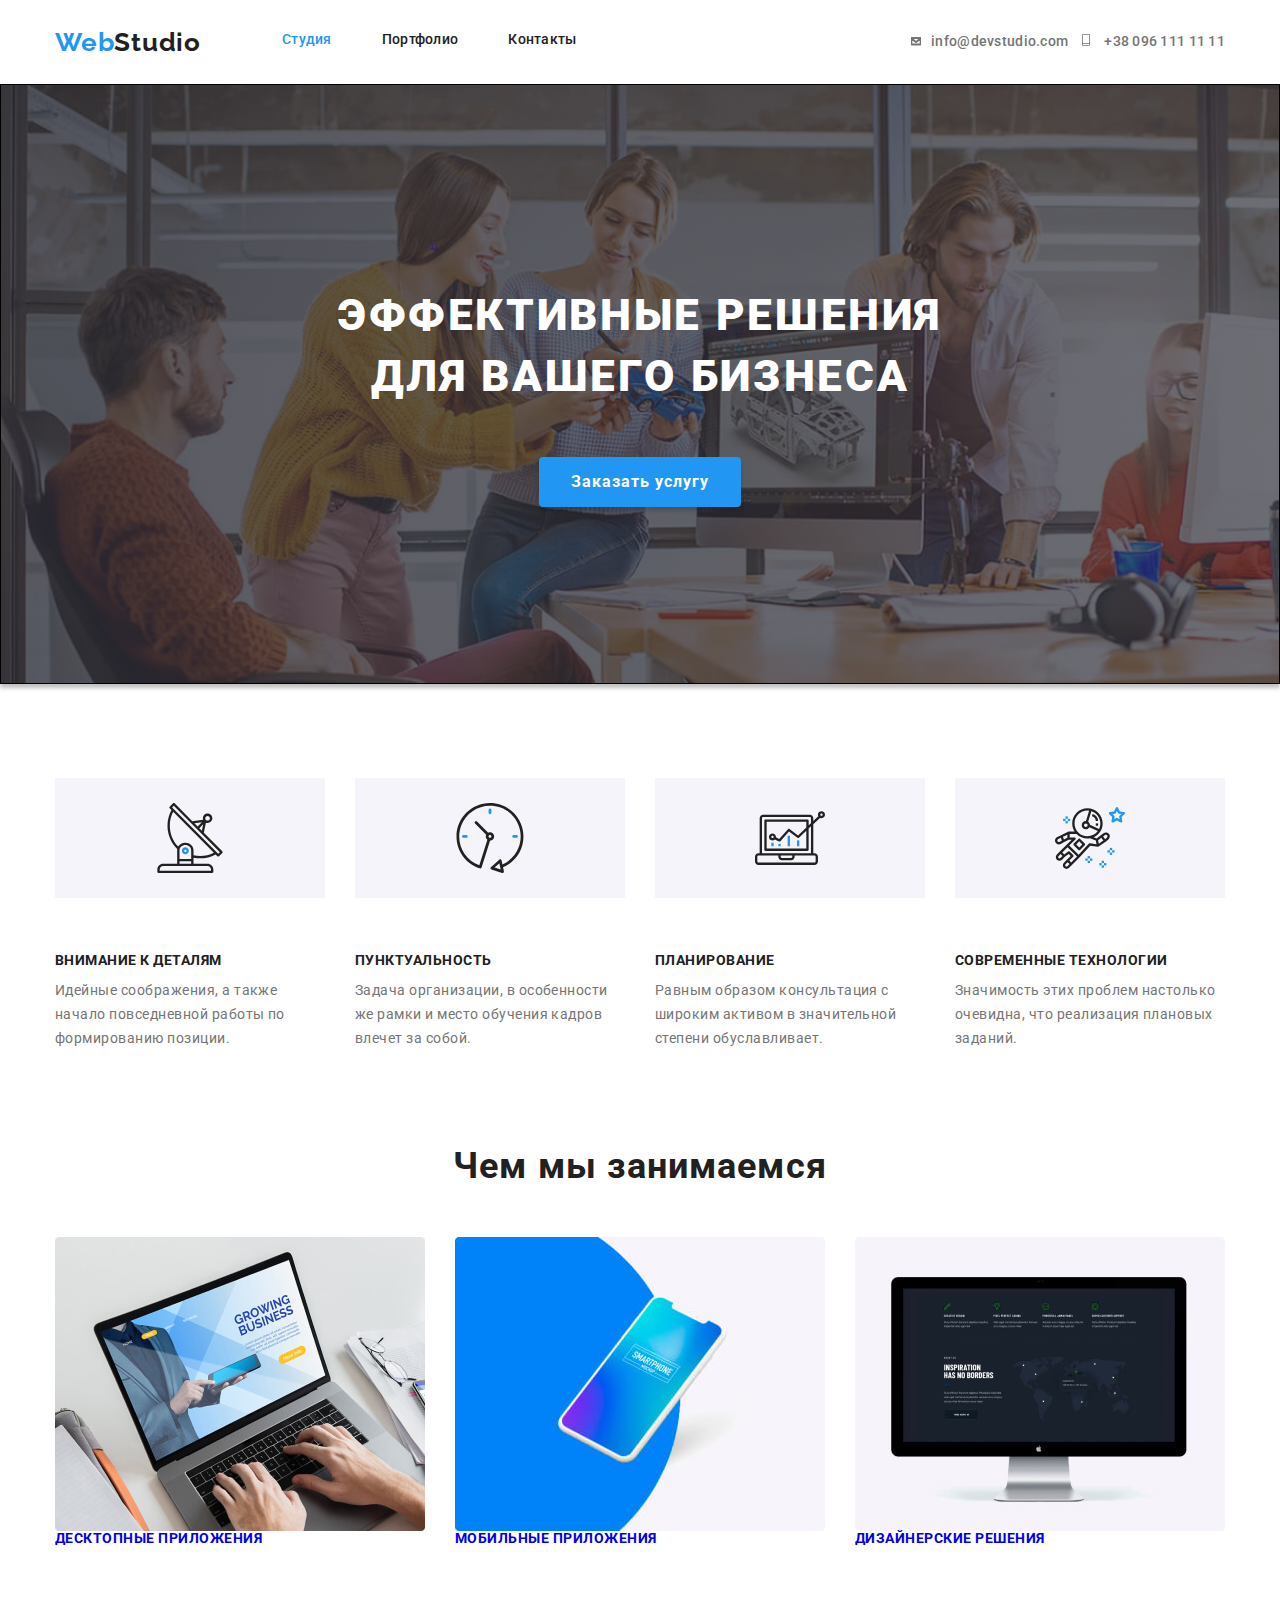
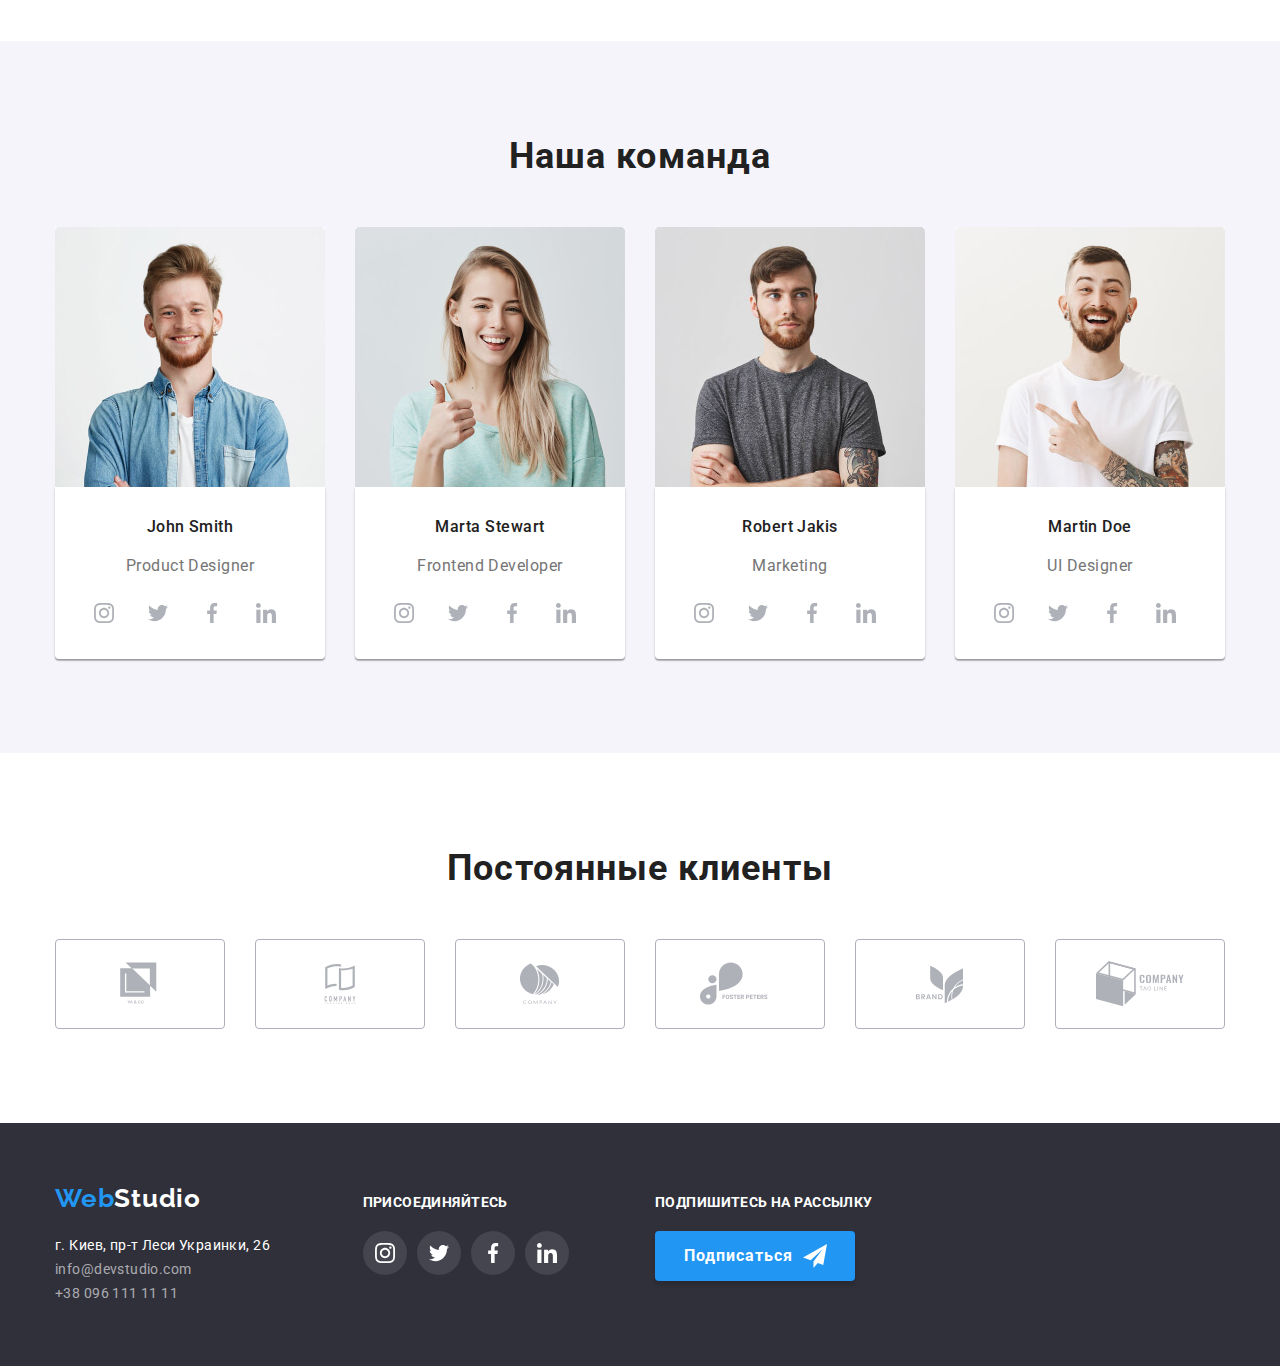
<file: index.html>
<!DOCTYPE html>
<html lang="ru">
  <head>
    <meta charset="UTF-8" />
    <meta name="viewport" content="width=device-width, initial-scale=1.0" />
    <meta http-equiv="X-UA-Compatible" content="ie=edge" />
    <title>Web Studio</title>
    <link
      href="https://fonts.googleapis.com/css2?family=Roboto:wght@400;700&display=swap"
      rel="stylesheet"
    />
    <link
      href="https://fonts.googleapis.com/css2?family=Raleway:wght@700&display=swap"
      rel="stylesheet"
    />
    <link
      rel="stylesheet"
      href="https://cdnjs.cloudflare.com/ajax/libs/modern-normalize/0.7.0/modern-normalize.min.css"
    />
    <link rel="stylesheet" href="./css/common.css" />
    <link rel="stylesheet" href="./css/main.css" />
  </head>
  <body>
    <header class="header">
      <!-- Шапка сайта -->
      <!-- Пофиксить ховер при нахождении на странице -->
      <nav class="container main-nav">
        <a class="logo link" href="#">
          <span class="accent">Web</span>Studio
        </a>
        <ul class="site-nav list">
          <li class="site-nav-item-studio item">
            <a class="site-nav-link current link" href="#">Студия</a>
          </li>
          <li class="site-nav-item-portfolio item">
            <a class="site-nav-link link" href="./portfolio.html">Портфолио</a>
          </li>
          <li class="site-nav-item-contacts item">
            <a class="site-nav-link link" href="#">Контакты</a>
          </li>
        </ul>
        <ul class="nav-contacts list">
          <li class="item">
            <a class="nav-contacts-link link" href="info@devstudio.com">
              <svg class="nav-mail-icon-svg">
                <use
                  href="./images/web-studio/icons/sprite.svg#icon-letter-icon"
                ></use>
              </svg>
              info@devstudio.com</a
            >
          </li>
          <li class="item">
            <a class="nav-contacts-link link" href="tel:+380961111111"
              ><svg class="nav-tel-icon-svg">
                <use
                  href="./images/web-studio/icons/sprite.svg#icon-phone-icon"
                ></use>
              </svg>
              +38 096 111 11 11</a
            >
          </li>
        </ul>
      </nav>
    </header>
    <main>
      <!-- Секция герой -->

      <section class="hero">
        <div class="hero-content">
          <h1 class="hero-title">
            Эффективные решения <br />для вашего бизнеса
          </h1>
          <a class="button link" href="#">Заказать услугу</a>
        </div>
      </section>

      <!-- Секция преимущества -->
      <section class="section features">
        <!-- <h2>Наши преимущества</h2> -->
        <div class="container">
          <ul class="features-items list">
            <li class="item">
              <div class="features-icons-container icon-1">
                <svg class="features-icon-svg-icon-1">
                  <use
                    href="./images/web-studio/icons/sprite.svg#icon-feature-icon-1"
                  ></use>
                </svg>
              </div>
              <h3 class="features-subtitle">Внимание к деталям</h3>
              <p class="features-text">
                Идейные соображения, а также начало повседневной работы по
                формированию позиции.
              </p>
            </li>
            <li class="item">
              <div class="features-icons-container icon-2">
                <svg class="features-icon-svg-icon-2">
                  <use
                    href="./images/web-studio/icons/sprite.svg#icon-feature-icon-2"
                  ></use>
                </svg>
              </div>
              <h3 class="features-subtitle">Пунктуальность</h3>
              <p class="features-text">
                Задача организации, в особенности же рамки и место обучения
                кадров влечет за собой.
              </p>
            </li>
            <li class="item">
              <div class="features-icons-container icon-2">
                <svg class="features-icon-svg-icon-3">
                  <use
                    href="./images/web-studio/icons/sprite.svg#icon-feature-icon-3"
                  ></use>
                </svg>
              </div>
              <h3 class="features-subtitle">Планирование</h3>
              <p class="features-text">
                Равным образом консультация с широким активом в значительной
                степени обуславливает.
              </p>
            </li>
            <li class="item">
              <div class="features-icons-container icon-2">
                <svg class="features-icon-svg-icon-4">
                  <use
                    href="./images/web-studio/icons/sprite.svg#icon-feature-icon-4"
                  ></use>
                </svg>
              </div>
              <h3 class="features-subtitle">Современные технологии</h3>
              <p class="features-text">
                Значимость этих проблем настолько очевидна, что реализация
                плановых заданий.
              </p>
            </li>
          </ul>
        </div>
      </section>

      <!-- Секция чем мы занимаемся -->
      <section class="section about container">
        <h2 class="section-title">Чем мы занимаемся</h2>
        <ul class="about-items list">
          <li class="item">
            <a class="link" href="#"
              ><img
                src="./images/web-studio/prodacts/optimized/product-img-1.jpg"
                alt="Экран ноутбука"
                width="370"
                height="294"
              />
              <h3 class="subtitle">Десктопные приложения</h3>
            </a>
          </li>
          <li class="item">
            <a class="link" href="#">
              <img
                src="./images/web-studio/prodacts/optimized/product-img-2.jpg"
                alt="Смартфон"
                width="370"
                height="294"
              />
              <h3 class="subtitle">Мобильные приложения</h3>
            </a>
          </li>
          <li class="item">
            <a class="link" href="#"
              ><img
                src="./images/web-studio/prodacts/optimized/product-img-3.jpg"
                alt="Монитор компьютера"
                width="370"
                height="294"
              />
              <h3 class="subtitle">Дизайнерские решения</h3>
            </a>
          </li>
        </ul>
      </section>
      <!-- Секция Наша команда -->

      <section class="section team">
        <div class="container">
          <h2 class="section-title">Наша команда</h2>
          <ul class="team-item list">
            <li class="item">
              <img
                src="./images/web-studio/team/optimezed/team-img-1.jpg"
                alt="Фото John Smith"
                width="270"
                height="260"
              />
              <!-- убрать маржин после фото -->
              <div class="content">
                <h3 class="name">John Smith</h3>
                <p class="function">Product Designer</p>
                <ul class="team-social list">
                  <!-- Добавить иконки -->
                  <li class="social-icon">
                    <a
                      class="team-social-link team-social-link-instagram"
                      href="https://www.instagram.com/"
                      aria-label="ссылка на инстаграм"
                      target="_blank"
                    >
                      <svg class="team-social-link-svg">
                        <use
                          href="./images/web-studio/icons/sprite.svg#icon-instagram"
                        ></use>
                      </svg>
                    </a>
                  </li>
                  <li class="social-icon">
                    <a
                      class="team-social-link team-social-link-twitter"
                      href="https://twitter.com/"
                      aria-label="ссылка на твитер"
                      target="_blank"
                    >
                      <svg class="team-social-link-svg">
                        <use
                          href="./images/web-studio/icons/sprite.svg#icon-twitter"
                        ></use></svg
                    ></a>
                  </li>
                  <li class="social-icon">
                    <a
                      class="team-social-link team-social-link-facebook"
                      href="https://www.facebook.com/"
                      aria-label="ссылка на фейсбук"
                      target="_blank"
                    >
                      <svg class="team-social-link-svg">
                        <use
                          href="./images/web-studio/icons/sprite.svg#icon-facebook"
                        ></use>
                      </svg>
                    </a>
                  </li>
                  <li class="social-icon">
                    <a
                      class="team-social-link team-social-link-linkedin"
                      href="https://www.linkedin.com/"
                      aria-label="ссылка на линкайдин"
                      target="_blank"
                    >
                      <svg class="team-social-link-svg">
                        <use
                          href="./images/web-studio/icons/sprite.svg#icon-linkedin"
                        ></use>
                      </svg>
                    </a>
                  </li>
                </ul>
              </div>
            </li>
            <li class="item">
              <img
                src="./images/web-studio/team/optimezed/team-img-2.jpg"
                alt="Фото Marta Stewart"
                width="270"
                height="260"
              />
              <div class="content">
                <h3 class="name">Marta Stewart</h3>
                <p class="function">Frontend Developer</p>
                <ul class="team-social list">
                  <!-- Добавить иконки -->
                  <li class="social-icon">
                    <a
                      class="team-social-link team-social-link-instagram"
                      href="https://www.instagram.com/"
                      aria-label="ссылка на инстаграм"
                      target="_blank"
                    >
                      <svg class="team-social-link-svg">
                        <use
                          href="./images/web-studio/icons/sprite.svg#icon-instagram"
                        ></use>
                      </svg>
                    </a>
                  </li>
                  <li class="social-icon">
                    <a
                      class="team-social-link team-social-link-twitter"
                      href="https://twitter.com/"
                      aria-label="ссылка на твитер"
                      target="_blank"
                    >
                      <svg class="team-social-link-svg">
                        <use
                          href="./images/web-studio/icons/sprite.svg#icon-twitter"
                        ></use></svg
                    ></a>
                  </li>
                  <li class="social-icon">
                    <a
                      class="team-social-link team-social-link-facebook"
                      href="https://www.facebook.com/"
                      aria-label="ссылка на фейсбук"
                      target="_blank"
                    >
                      <svg class="team-social-link-svg">
                        <use
                          href="./images/web-studio/icons/sprite.svg#icon-facebook"
                        ></use>
                      </svg>
                    </a>
                  </li>
                  <li class="social-icon">
                    <a
                      class="team-social-link team-social-link-linkedin"
                      href="https://www.linkedin.com/"
                      aria-label="ссылка на линкайдин"
                      target="_blank"
                    >
                      <svg class="team-social-link-svg">
                        <use
                          href="./images/web-studio/icons/sprite.svg#icon-linkedin"
                        ></use>
                      </svg>
                    </a>
                  </li>
                </ul>
              </div>
            </li>
            <li class="item">
              <img
                src="./images/web-studio/team/optimezed/team-img-3.jpg"
                alt="Фото Robert Jakis"
                width="270"
                height="260"
              />
              <div class="content">
                <h3 class="name">Robert Jakis</h3>
                <p class="function">Marketing</p>

                <ul class="team-social list">
                  <!-- Добавить иконки -->
                  <li class="social-icon">
                    <a
                      class="team-social-link team-social-link-instagram"
                      href="https://www.instagram.com/"
                      aria-label="ссылка на инстаграм"
                      target="_blank"
                    >
                      <svg class="team-social-link-svg">
                        <use
                          href="./images/web-studio/icons/sprite.svg#icon-instagram"
                        ></use>
                      </svg>
                    </a>
                  </li>
                  <li class="social-icon">
                    <a
                      class="team-social-link team-social-link-twitter"
                      href="https://twitter.com/"
                      aria-label="ссылка на твитер"
                      target="_blank"
                    >
                      <svg class="team-social-link-svg">
                        <use
                          href="./images/web-studio/icons/sprite.svg#icon-twitter"
                        ></use></svg
                    ></a>
                  </li>
                  <li class="social-icon">
                    <a
                      class="team-social-link team-social-link-facebook"
                      href="https://www.facebook.com/"
                      aria-label="ссылка на фейсбук"
                      target="_blank"
                    >
                      <svg class="team-social-link-svg">
                        <use
                          href="./images/web-studio/icons/sprite.svg#icon-facebook"
                        ></use>
                      </svg>
                    </a>
                  </li>
                  <li class="social-icon">
                    <a
                      class="team-social-link team-social-link-linkedin"
                      href="https://www.linkedin.com/"
                      aria-label="ссылка на линкайдин"
                      target="_blank"
                    >
                      <svg class="team-social-link-svg">
                        <use
                          href="./images/web-studio/icons/sprite.svg#icon-linkedin"
                        ></use>
                      </svg>
                    </a>
                  </li>
                </ul>
              </div>
            </li>
            <li class="item">
              <!-- дать каринкам дисплей блок -->

              <img
                src="./images/web-studio/team/optimezed/team-img-4.jpg"
                alt="Фото Martin Doe"
                width="270"
                height="260"
              />
              <div class="content">
                <h3 class="name">Martin Doe</h3>
                <p class="function">UI Designer</p>

                <ul class="team-social list">
                  <!-- Добавить иконки -->
                  <li class="social-icon">
                    <a
                      class="team-social-link team-social-link-instagram"
                      href="https://www.instagram.com/"
                      aria-label="ссылка на инстаграм"
                      target="_blank"
                    >
                      <svg class="team-social-link-svg">
                        <use
                          href="./images/web-studio/icons/sprite.svg#icon-instagram"
                        ></use>
                      </svg>
                    </a>
                  </li>
                  <li class="social-icon">
                    <a
                      class="team-social-link team-social-link-twitter"
                      href="https://twitter.com/"
                      aria-label="ссылка на твитер"
                      target="_blank"
                    >
                      <svg class="team-social-link-svg">
                        <use
                          href="./images/web-studio/icons/sprite.svg#icon-twitter"
                        ></use></svg
                    ></a>
                  </li>
                  <li class="social-icon">
                    <a
                      class="team-social-link team-social-link-facebook"
                      href="https://www.facebook.com/"
                      aria-label="ссылка на фейсбук"
                      target="_blank"
                    >
                      <svg class="team-social-link-svg">
                        <use
                          href="./images/web-studio/icons/sprite.svg#icon-facebook"
                        ></use>
                      </svg>
                    </a>
                  </li>
                  <li class="social-icon">
                    <a
                      class="team-social-link team-social-link-linkedin"
                      href="https://www.linkedin.com/"
                      aria-label="ссылка на линкайдин"
                      target="_blank"
                    >
                      <svg class="team-social-link-svg">
                        <use
                          href="./images/web-studio/icons/sprite.svg#icon-linkedin"
                        ></use>
                      </svg>
                    </a>
                  </li>
                </ul>
              </div>
            </li>
          </ul>
        </div>
      </section>
      <!-- Секция постоянные клиенты -->

      <section class="section clients container">
        <h2 class="section-title">Постоянные клиенты</h2>
        <ul class="clients-items list">
          <li class="item">
            <a
              class="clients-logo-link"
              href="#"
              aria-label="Ссылка на сайт компании"
            >
              <svg class="clients-logo-link-svg-1">
                <use
                  href="./images/web-studio/icons/sprite.svg#icon-clients-logo-1"
                ></use>
              </svg>
            </a>
            <!-- Для иконок сделать рамку с ссылкой -->
          </li>

          <li class="item">
            <a
              class="clients-logo-link"
              href="#"
              aria-label="Ссылка на сайт компании"
            >
              <svg class="clients-logo-link-svg-2">
                <use
                  href="./images/web-studio/icons/sprite.svg#icon-clients-logo-2"
                ></use>
              </svg>
            </a>
          </li>
          <li class="item">
            <a
              class="clients-logo-link clients-logo-icon-3"
              href="#"
              aria-label="Ссылка на сайт компании"
            >
              <svg class="clients-logo-link-svg-3">
                <use
                  href="./images/web-studio/icons/sprite.svg#icon-clients-logo-3"
                ></use>
              </svg>
            </a>
          </li>
          <li class="item">
            <a
              class="clients-logo-link clients-logo-icon-4"
              href="#"
              aria-label="Ссылка на сайт компании"
            >
              <svg class="clients-logo-link-svg-4">
                <use
                  href="./images/web-studio/icons/sprite.svg#icon-clients-logo-4"
                ></use>
              </svg>
            </a>
          </li>
          <li class="item">
            <a
              class="clients-logo-link"
              href="#"
              aria-label="Ссылка на сайт компании"
            >
              <svg class="clients-logo-link-svg-5">
                <use
                  href="./images/web-studio/icons/sprite.svg#icon-clients-logo-5"
                ></use>
              </svg>
            </a>
          </li>
          <li class="item">
            <a
              class="clients-logo-link"
              href="#"
              aria-label="Ссылка на сайт компании"
            >
              <svg class="clients-logo-link-svg-6">
                <use
                  href="./images/web-studio/icons/sprite.svg#icon-clients-logo-6"
                ></use>
              </svg>
            </a>
          </li>
        </ul>
      </section>
    </main>
    <!-- Подвал сайта -->

    <!-- Закончить футер-->
    <footer class="footer">
      <!-- Пофиксить иконки и форму подписки -->
      <div class="footer-main container">
        <!-- <div class="footer-main"> -->
        <div class="footer-adress">
          <a class="logo link" href="#">
            <span class="accent">Web</span>Studio
          </a>
          <div class="address">
            <address class="street">
              г. Киев, пр-т Леси Украинки, 26
            </address>

            <a class="mail link" href="info@devstudio.com"
              >info@devstudio.com <br
            /></a>
            <a class="phone link" href="tel:+380961111111">+38 096 111 11 11</a>
          </div>
        </div>

        <div class="footer-wellcome">
          <p class="footer-subtitle">Присоединяйтесь</p>

          <ul class="footer-social list">
            <li class="footer-social-item">
              <a
                class="footer-social-link footer-social-link-instagram"
                href="https://www.instagram.com/"
                aria-label="ссылка на инстаграм"
                target="_blank"
              >
                <svg class="footer-social-link-svg">
                  <use
                    href="./images/web-studio/icons/sprite.svg#icon-instagram"
                  ></use>
                </svg>
              </a>
            </li>
            <li class="social-icon">
              <a
                class="footer-social-link footer-social-icon-twitter"
                href="https://twitter.com/"
                aria-label="ссылка на твитер"
                target="_blank"
              >
                <svg class="footer-social-link-svg">
                  <use
                    href="./images/web-studio/icons/sprite.svg#icon-twitter"
                  ></use>
                </svg>
              </a>
            </li>
            <li class="social-icon">
              <a
                class="footer-social-link footer-social-icon-facebook"
                href="https://www.facebook.com/"
                aria-label="ссылка на фейсбук"
                target="_blank"
              >
                <svg class="footer-social-link-svg">
                  <use
                    href="./images/web-studio/icons/sprite.svg#icon-facebook"
                  ></use>
                </svg>
              </a>
            </li>
            <li class="social-icon">
              <a
                class="footer-social-link footer-social-icon-linkedin"
                href="https://www.linkedin.com/"
                aria-label="ссылка на линкедин"
                target="_blank"
              >
                <svg class="footer-social-link-svg">
                  <use
                    href="./images/web-studio/icons/sprite.svg#icon-linkedin"
                  ></use>
                </svg>
              </a>
            </li>
          </ul>
        </div>

        <div class="footer-subscribe">
          <p class="footer-subtitle">Подпишитесь на рассылку</p>
          <a href="#" class="button link">Подписаться</a>
        </div>
      </div>
    </footer>
  </body>
</html>
</file>
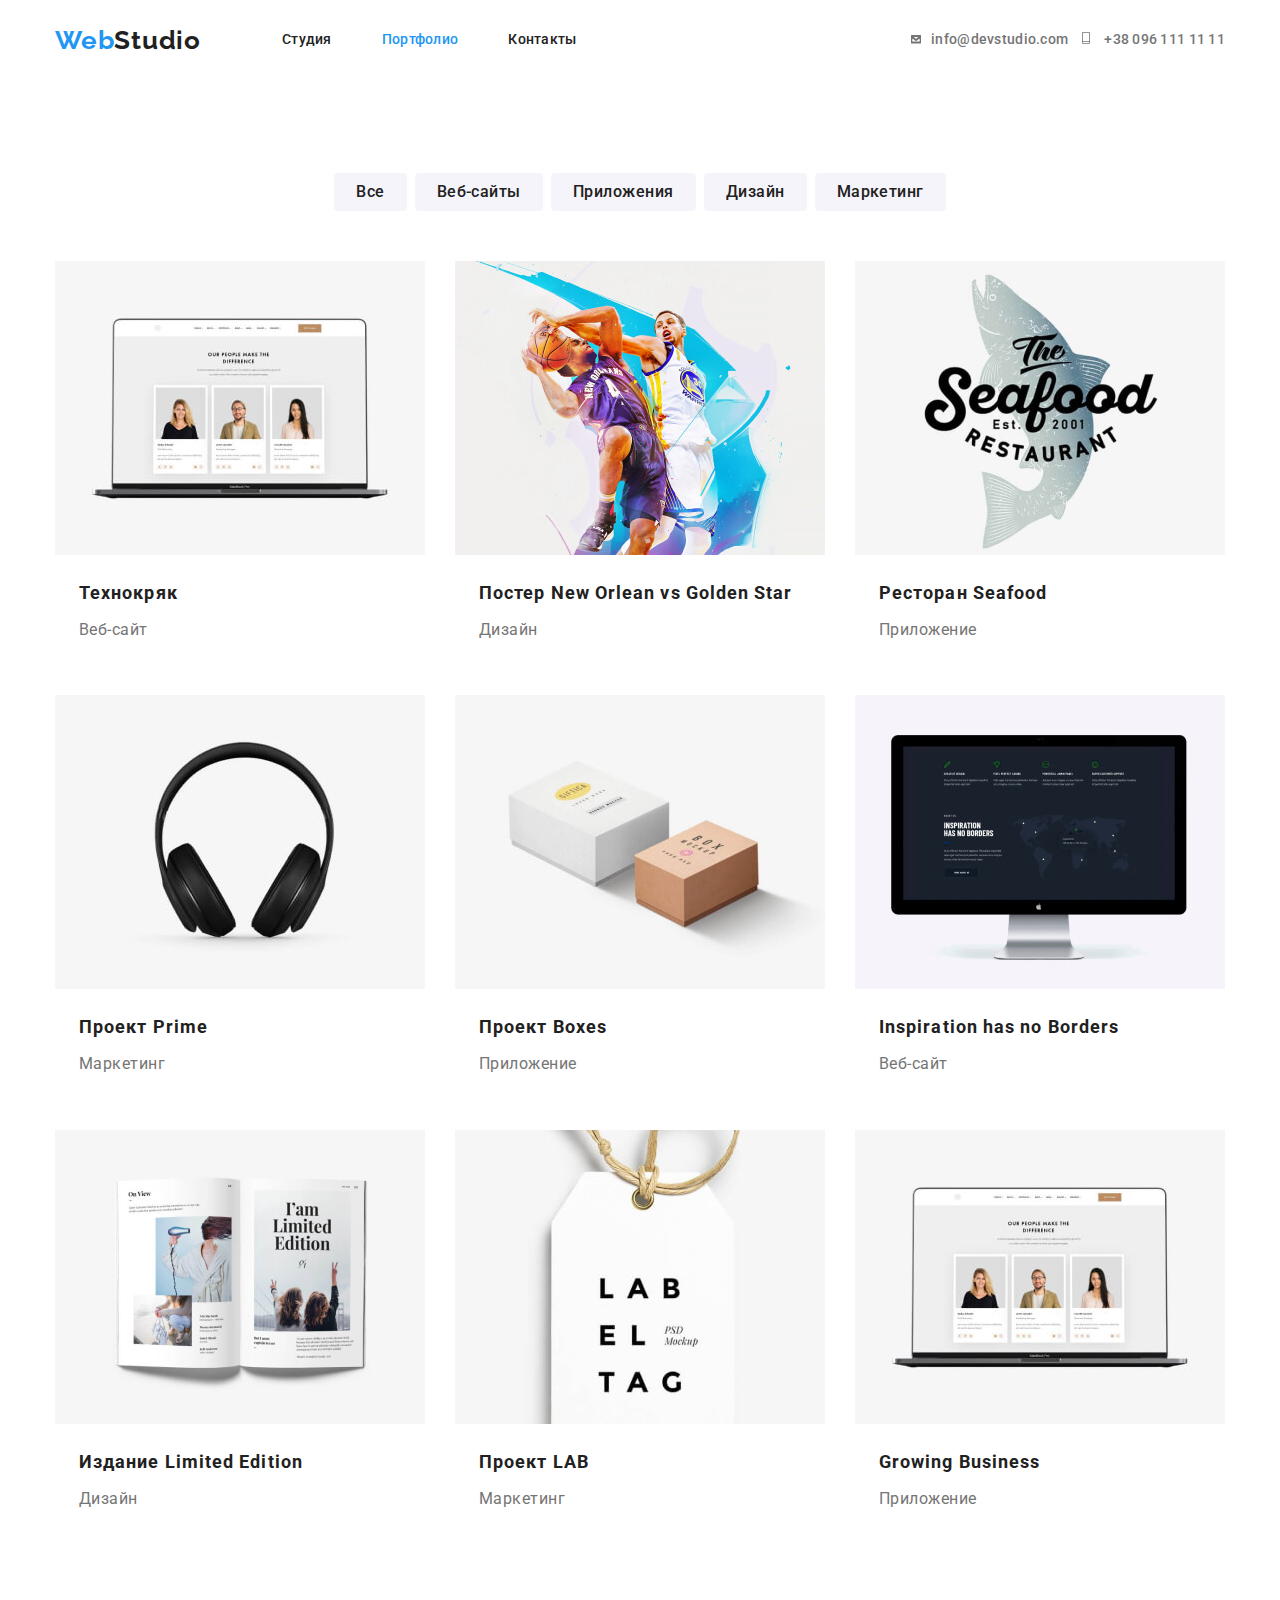
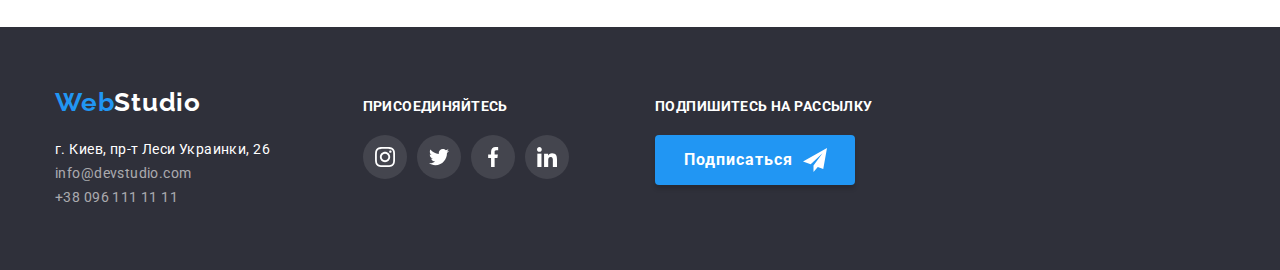
<file: portfolio.html>
<!DOCTYPE html>
<html lang="ru">
  <head>
    <meta charset="UTF-8" />
    <meta name="viewport" content="width=device-width, initial-scale=1.0" />
    <meta http-equiv="X-UA-Compatible" content="ie=edge" />
    <title>Web Studio-Портфолио</title>
    <link
      href="https://fonts.googleapis.com/css2?family=Raleway:wght@700&family=Roboto:wght@400;500;700&display=swap"
      rel="stylesheet"
    />
    <link
      rel="stylesheet"
      href="https://cdnjs.cloudflare.com/ajax/libs/modern-normalize/0.7.0/modern-normalize.min.css"
    />
    <link rel="stylesheet" href="./css/common.css" />
    <link rel="stylesheet" href="./css/portpfolio.css" />
  </head>
  <body>
    <header class="header">
      <!-- Шапка сайта -->
      <!-- Пофиксить ховер при нахождении на странице -->
      <nav class="container main-nav">
        <a class="logo link" href="#">
          <span class="accent">Web</span>Studio
        </a>
        <ul class="site-nav list">
          <li class="item">
            <a class="site-nav-link link" href="./index.html">Студия</a>
          </li>
          <li class="item">
            <a class="site-nav-link link current" href="#">Портфолио</a>
          </li>
          <li class="item">
            <a class="site-nav-link link" href="#">Контакты</a>
          </li>
        </ul>
        <ul class="nav-contacts list">
          <li class="item">
            <a class="nav-contacts-link link" href="info@devstudio.com">
              <svg class="nav-mail-icon-svg">
                <use
                  href="./images/web-studio/icons/sprite.svg#icon-letter-icon"
                ></use>
              </svg>
              info@devstudio.com</a
            >
          </li>
          <li class="item">
            <a class="nav-contacts-link link" href="tel:+380961111111"
              ><svg class="nav-tel-icon-svg">
                <use
                  href="./images/web-studio/icons/sprite.svg#icon-phone-icon"
                ></use>
              </svg>
              +38 096 111 11 11</a
            >
          </li>
        </ul>
        <!-- <div class="nav-contacts">
          <address>
            <a class="nav-mail link" href="info@devstudio.com"
              >info@devstudio.com</a
            >
            <a class="nav-tel link" href="tel:+380961111111"
              >+38 096 111 11 11</a
            >
          </address>
        </div> -->
      </nav>
    </header>
    <main>
      <section class="section">
        <!-- <h1>Портфолио</h1> -->
        <div class="container">
          <!-- Фильтр страницы -->

          <ul class="filter list">
            <li class="item">
              <button class="filter-button" type="button">Все</button>
            </li>
            <li class="item">
              <button class="filter-button" type="button">Веб-сайты</button>
            </li>
            <li class="item">
              <button class="filter-button" type="button">Приложения</button>
            </li>
            <li class="item">
              <button class="filter-button" type="button">Дизайн</button>
            </li>
            <li class="item">
              <button class="filter-button" type="button">Маркетинг</button>
            </li>
          </ul>

          <!-- Портфолио работ -->

          <div class="portfolio-container">
            <ul class="portfolio-items list">
              <li class="portfolio-item">
                <a href="#" class="portfolio-item-link link">
                  <img
                    class="portfolio-item-img"
                    src="./images/portfolio/optimized/img-1.jpg"
                    alt="Открытый ноутбук"
                    width="370"
                    height="294"
                  />
                  <h2 class="portfolio-title">Технокряк</h2>
                  <p class="portfolio-text">Веб-сайт</p>
                </a>
                <!-- Текст для ховера
                <p class="portfolio-desc">
                  Технокряк это современная площадка распространения коронавируса.
                  Компании используют эту платформу для цифрового шпионажа и атак на
                  защищённые сервера конкурентов.
                </p> -->
              </li>
              <li class="portfolio-item">
                <a href="#" class="portfolio-item-link link">
                  <img
                    class="portfolio-item-img"
                    src="./images/portfolio/optimized/img-2.jpg"
                    alt="Два баскетболиста с мячом"
                    width="370"
                    height="294"
                  />
                  <h2 class="portfolio-title">
                    Постер New Orlean vs Golden Star
                  </h2>
                  <p class="portfolio-text">Дизайн</p>
                </a>
                <!-- Текст для ховера
                <p class="portfolio-desc">
                  Lorem ipsum dolor sit amet consectetur adipisicing elit. Enim,
                  laudantium. Nemo perspiciatis, corrupti voluptatem ducimus eum
                  mollitia quasi ad placeat laboriosam.
                </p> -->
              </li>
              <li class="portfolio-item">
                <a href="#" class="portfolio-item-link link">
                  <img
                    class="portfolio-item-img"
                    src="./images/portfolio/optimized/img-3.jpg"
                    alt="Логотип рыбного ресторана"
                    width="370"
                    height="294"
                  />
                  <h2 class="portfolio-title">Ресторан Seafood</h2>
                  <p class="portfolio-text">Приложение</p>
                </a>
                <!-- Текст для ховера
                <p class="portfolio-desc">
                  Lorem ipsum dolor sit amet consectetur adipisicing elit. Enim,
                  laudantium. Nemo perspiciatis, corrupti voluptatem ducimus eum
                  mollitia quasi ad placeat laboriosam.
                </p> -->
              </li>
              <li class="portfolio-item">
                <a href="#" class="portfolio-item-link link">
                  <img
                    class="portfolio-item-img"
                    src="./images/portfolio/optimized/img-4.jpg"
                    alt="Большие наушники"
                    width="370"
                    height="294"
                  />
                  <h2 class="portfolio-title">Проект Prime</h2>
                  <p class="portfolio-text">Маркетинг</p>
                </a>
                <!-- Текст для ховера
                <p class="portfolio-desc">
                  Lorem ipsum dolor sit amet consectetur adipisicing elit. Enim,
                  laudantium. Nemo perspiciatis, corrupti voluptatem ducimus eum
                  mollitia quasi ad placeat laboriosam.
                </p> -->
              </li>
              <li class="portfolio-item">
                <a href="#" class="portfolio-item-link link">
                  <img
                    class="portfolio-item-img"
                    src="./images/portfolio/optimized/img-5.jpg"
                    alt="Две коробки"
                    width="370"
                    height="294"
                  />
                  <h2 class="portfolio-title">Проект Boxes</h2>
                  <p class="portfolio-text">Приложение</p>
                </a>
                <!-- Текст для ховера
                <p class="portfolio-desc">
                  Lorem ipsum dolor sit amet consectetur adipisicing elit. Enim,
                  laudantium. Nemo perspiciatis, corrupti voluptatem ducimus eum
                  mollitia quasi ad placeat laboriosam.
                </p> -->
              </li>
              <li class="portfolio-item">
                <a href="#" class="portfolio-item-link link">
                  <img
                    class="portfolio-item-img"
                    src="./images/portfolio/optimized/img-6.jpg"
                    alt="Монитор компьютера"
                    width="370"
                    height="294"
                  />
                  <h2 class="portfolio-title">Inspiration has no Borders</h2>
                  <p class="portfolio-text">Веб-сайт</p>
                </a>
                <!-- Текст для ховера
                <p class="portfolio-desc">
                  Lorem ipsum dolor sit amet consectetur adipisicing elit. Enim,
                  laudantium. Nemo perspiciatis, corrupti voluptatem ducimus eum
                  mollitia quasi ad placeat laboriosam.
                </p> -->
              </li>
              <li class="portfolio-item">
                <a href="#" class="portfolio-item-link link">
                  <img
                    class="portfolio-item-img"
                    src="./images/portfolio/optimized/img-7.jpg"
                    alt="Открытый журнал"
                    width="370"
                    height="294"
                  />
                  <h2 class="portfolio-title">Издание Limited Edition</h2>
                  <p class="portfolio-text">Дизайн</p>
                </a>
                <!-- Текст для ховера
                <p class="portfolio-desc">
                  Lorem ipsum dolor sit amet consectetur adipisicing elit. Enim,
                  laudantium. Nemo perspiciatis, corrupti voluptatem ducimus eum
                  mollitia quasi ad placeat laboriosam.
                </p> -->
              </li>
              <li class="portfolio-item">
                <a href="#" class="portfolio-item-link link">
                  <img
                    class="portfolio-item-img"
                    src="./images/portfolio/optimized/img-8.jpg"
                    alt="Бирка с логотипом компании"
                    width="370"
                    height="294"
                  />
                  <h2 class="portfolio-title">Проект LAB</h2>
                  <p class="portfolio-text">Маркетинг</p>
                </a>
                <!-- Текст для ховера
                <p class="portfolio-desc">
                  Lorem ipsum dolor sit amet consectetur adipisicing elit. Enim,
                  laudantium. Nemo perspiciatis, corrupti voluptatem ducimus eum
                  mollitia quasi ad placeat laboriosam.
                </p> -->
              </li>
              <li class="portfolio-item">
                <a href="#" class="portfolio-item-link link">
                  <img
                    class="portfolio-item-img"
                    src="./images/portfolio/optimized/img-1.jpg"
                    alt="Открытый ноутбук"
                    width="370"
                    height="294"
                  />
                  <h2 class="portfolio-title">Growing Business</h2>
                  <p class="portfolio-text">Приложение</p>
                </a>
                <!-- Текст для ховера
                <p class="portfolio-desc">
                  Lorem ipsum dolor sit amet consectetur adipisicing elit. Enim,
                  laudantium. Nemo perspiciatis, corrupti voluptatem ducimus eum
                  mollitia quasi ad placeat laboriosam.
                </p> -->
              </li>
            </ul>
          </div>
        </div>
      </section>
    </main>

    <!-- Подвал сайта -->

    <footer class="footer">
      <!-- Пофиксить иконки и форму подписки -->
      <div class="footer-main container">
        <!-- <div class="footer-main"> -->
        <div class="footer-adress">
          <a class="logo link" href="#">
            <span class="accent">Web</span>Studio
          </a>
          <div class="address">
            <address class="street">
              г. Киев, пр-т Леси Украинки, 26
            </address>

            <a class="mail link" href="info@devstudio.com"
              >info@devstudio.com <br
            /></a>
            <a class="phone link" href="tel:+380961111111">+38 096 111 11 11</a>
          </div>
        </div>

        <div class="footer-wellcome">
          <p class="footer-subtitle">Присоединяйтесь</p>

          <ul class="footer-social list">
            <li class="footer-social-item">
              <a
                class="footer-social-link footer-social-link-instagram"
                href="https://www.instagram.com/"
                aria-label="ссылка на инстаграм"
                target="_blank"
              >
                <svg class="footer-social-link-svg">
                  <use
                    href="./images/web-studio/icons/sprite.svg#icon-instagram"
                  ></use>
                </svg>
              </a>
            </li>
            <li class="social-icon">
              <a
                class="footer-social-link footer-social-icon-twitter"
                href="https://twitter.com/"
                aria-label="ссылка на твитер"
                target="_blank"
              >
                <svg class="footer-social-link-svg">
                  <use
                    href="./images/web-studio/icons/sprite.svg#icon-twitter"
                  ></use>
                </svg>
              </a>
            </li>
            <li class="social-icon">
              <a
                class="footer-social-link footer-social-icon-facebook"
                href="https://www.facebook.com/"
                aria-label="ссылка на фейсбук"
                target="_blank"
              >
                <svg class="footer-social-link-svg">
                  <use
                    href="./images/web-studio/icons/sprite.svg#icon-facebook"
                  ></use>
                </svg>
              </a>
            </li>
            <li class="social-icon">
              <a
                class="footer-social-link footer-social-icon-linkedin"
                href="https://www.linkedin.com/"
                aria-label="ссылка на линкедин"
                target="_blank"
              >
                <svg class="footer-social-link-svg">
                  <use
                    href="./images/web-studio/icons/sprite.svg#icon-linkedin"
                  ></use>
                </svg>
              </a>
            </li>
          </ul>
        </div>

        <div class="footer-subscribe">
          <p class="footer-subtitle">Подпишитесь на рассылку</p>
          <a href="#" class="button link">Подписаться</a>
        </div>
      </div>
    </footer>
  </body>
</html>
</file>
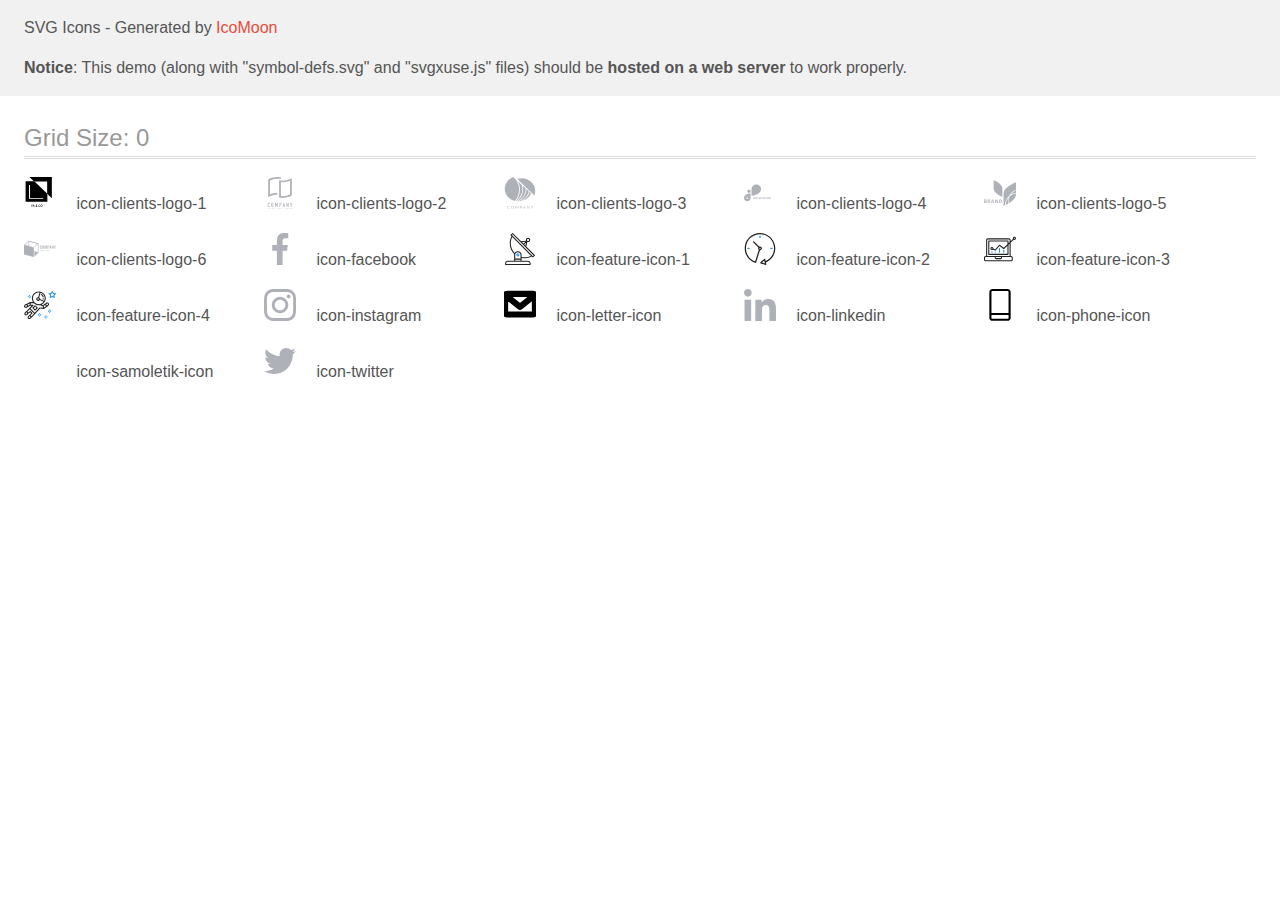
<file: images/web-studio/icons/icomoon/demo-external-svg.html>
<!doctype html>
<html>
<head>
    <title>IcoMoon - SVG Icons</title>
    <meta charset="utf-8">
    <meta name="viewport" content="width=device-width, initial-scale=1">
    <link rel="stylesheet" href="demo-files/demo.css">
    <link rel="stylesheet" href="style.css">
</head>
<body>
<header class="bgc1 clearfix">
<div class="mhl">
    <p>SVG Icons - Generated by <a href="https://icomoon.io/app">IcoMoon</a></p><p><strong>Notice</strong>: This demo (along with "symbol-defs.svg" and "svgxuse.js" files) should be <b>hosted on a web server</b> to work properly.</p>
</div>
</header>
    <div class="clearfix mhl ptl">
        <h1 class="mvm mtn fgc1">Grid Size: 0</h1>
        <div class="glyph fs1">
            <div class="clearfix pbs">
                <svg class="icon icon-clients-logo-1"><use xlink:href="symbol-defs.svg#icon-clients-logo-1"></use></svg><span class="name"> icon-clients-logo-1</span>
            </div>
        </div>
        <div class="glyph fs1">
            <div class="clearfix pbs">
                <svg class="icon icon-clients-logo-2"><use xlink:href="symbol-defs.svg#icon-clients-logo-2"></use></svg><span class="name"> icon-clients-logo-2</span>
            </div>
        </div>
        <div class="glyph fs1">
            <div class="clearfix pbs">
                <svg class="icon icon-clients-logo-3"><use xlink:href="symbol-defs.svg#icon-clients-logo-3"></use></svg><span class="name"> icon-clients-logo-3</span>
            </div>
        </div>
        <div class="glyph fs1">
            <div class="clearfix pbs">
                <svg class="icon icon-clients-logo-4"><use xlink:href="symbol-defs.svg#icon-clients-logo-4"></use></svg><span class="name"> icon-clients-logo-4</span>
            </div>
        </div>
        <div class="glyph fs1">
            <div class="clearfix pbs">
                <svg class="icon icon-clients-logo-5"><use xlink:href="symbol-defs.svg#icon-clients-logo-5"></use></svg><span class="name"> icon-clients-logo-5</span>
            </div>
        </div>
        <div class="glyph fs1">
            <div class="clearfix pbs">
                <svg class="icon icon-clients-logo-6"><use xlink:href="symbol-defs.svg#icon-clients-logo-6"></use></svg><span class="name"> icon-clients-logo-6</span>
            </div>
        </div>
        <div class="glyph fs1">
            <div class="clearfix pbs">
                <svg class="icon icon-facebook"><use xlink:href="symbol-defs.svg#icon-facebook"></use></svg><span class="name"> icon-facebook</span>
            </div>
        </div>
        <div class="glyph fs1">
            <div class="clearfix pbs">
                <svg class="icon icon-feature-icon-1"><use xlink:href="symbol-defs.svg#icon-feature-icon-1"></use></svg><span class="name"> icon-feature-icon-1</span>
            </div>
        </div>
        <div class="glyph fs1">
            <div class="clearfix pbs">
                <svg class="icon icon-feature-icon-2"><use xlink:href="symbol-defs.svg#icon-feature-icon-2"></use></svg><span class="name"> icon-feature-icon-2</span>
            </div>
        </div>
        <div class="glyph fs1">
            <div class="clearfix pbs">
                <svg class="icon icon-feature-icon-3"><use xlink:href="symbol-defs.svg#icon-feature-icon-3"></use></svg><span class="name"> icon-feature-icon-3</span>
            </div>
        </div>
        <div class="glyph fs1">
            <div class="clearfix pbs">
                <svg class="icon icon-feature-icon-4"><use xlink:href="symbol-defs.svg#icon-feature-icon-4"></use></svg><span class="name"> icon-feature-icon-4</span>
            </div>
        </div>
        <div class="glyph fs1">
            <div class="clearfix pbs">
                <svg class="icon icon-instagram"><use xlink:href="symbol-defs.svg#icon-instagram"></use></svg><span class="name"> icon-instagram</span>
            </div>
        </div>
        <div class="glyph fs1">
            <div class="clearfix pbs">
                <svg class="icon icon-letter-icon"><use xlink:href="symbol-defs.svg#icon-letter-icon"></use></svg><span class="name"> icon-letter-icon</span>
            </div>
        </div>
        <div class="glyph fs1">
            <div class="clearfix pbs">
                <svg class="icon icon-linkedin"><use xlink:href="symbol-defs.svg#icon-linkedin"></use></svg><span class="name"> icon-linkedin</span>
            </div>
        </div>
        <div class="glyph fs1">
            <div class="clearfix pbs">
                <svg class="icon icon-phone-icon"><use xlink:href="symbol-defs.svg#icon-phone-icon"></use></svg><span class="name"> icon-phone-icon</span>
            </div>
        </div>
        <div class="glyph fs1">
            <div class="clearfix pbs">
                <svg class="icon icon-samoletik-icon"><use xlink:href="symbol-defs.svg#icon-samoletik-icon"></use></svg><span class="name"> icon-samoletik-icon</span>
            </div>
        </div>
        <div class="glyph fs1">
            <div class="clearfix pbs">
                <svg class="icon icon-twitter"><use xlink:href="symbol-defs.svg#icon-twitter"></use></svg><span class="name"> icon-twitter</span>
            </div>
        </div>
  </div>
<script defer src="svgxuse.js"></script>
</body>
</html>
</file>
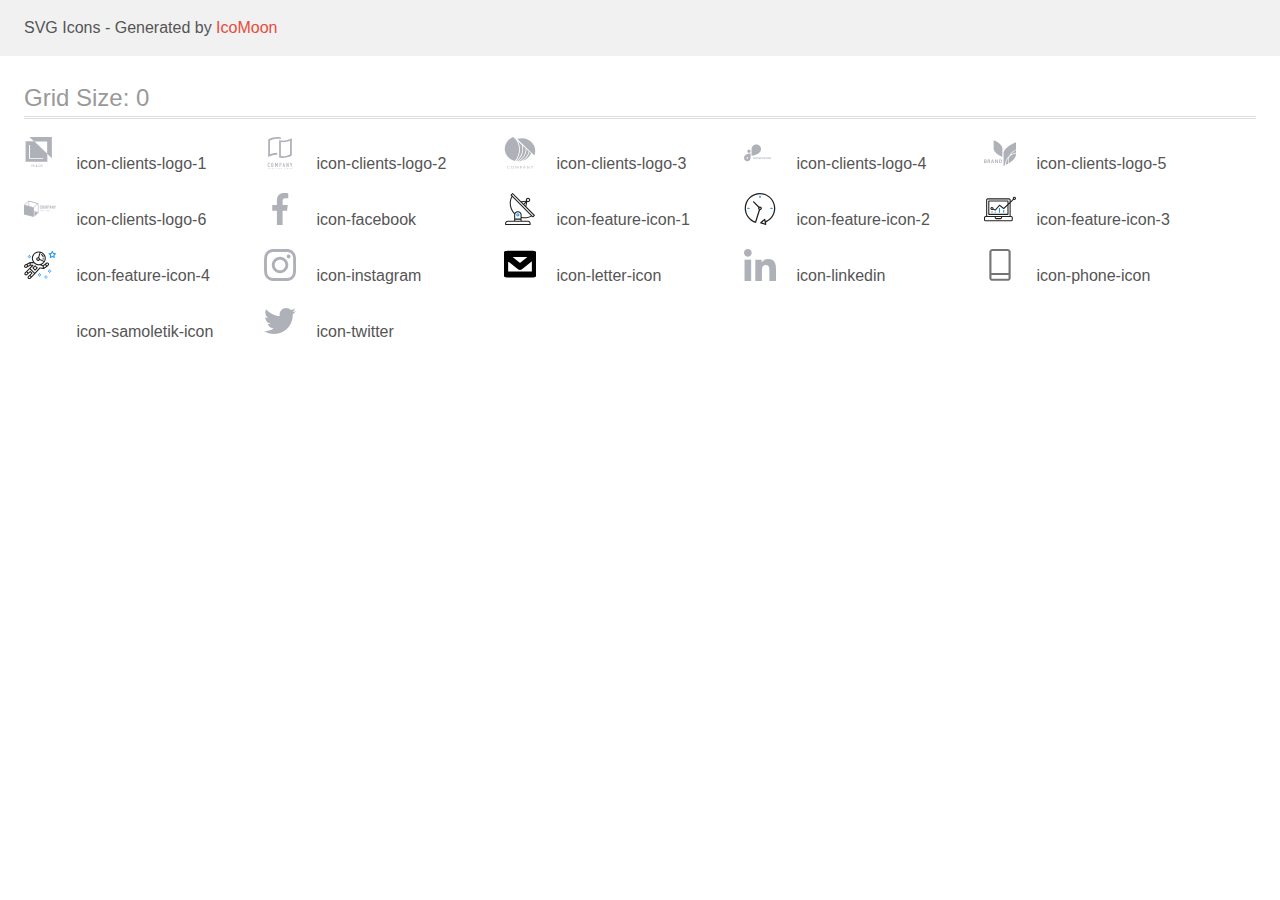
<file: images/web-studio/icons/icomoon/demo.html>
<!doctype html>
<html>
<head>
    <title>IcoMoon - SVG Icons</title>
    <meta charset="utf-8">
    <meta name="viewport" content="width=device-width, initial-scale=1">
    <link rel="stylesheet" href="demo-files/demo.css">
    <link rel="stylesheet" href="style.css">
</head>
<body>
<svg aria-hidden="true" style="position: absolute; width: 0; height: 0; overflow: hidden;" version="1.1" xmlns="http://www.w3.org/2000/svg" xmlns:xlink="http://www.w3.org/1999/xlink">
<defs>
<symbol id="icon-clients-logo-1" viewBox="0 0 32 32">
<path fill="#afb1b8" style="fill: var(--color1, #afb1b8)" d="M5.44 0l4.677 4.428h13.046v12.351l4.677 4.428v-21.206h-22.4z"></path>
<path fill="#afb1b8" style="fill: var(--color1, #afb1b8)" d="M1.6 4.241v20.6h21.76v-8.188l-13.105-12.406-8.655-0.005zM19.215 21.828h-14.172v-13.854h1.002v12.916h13.17v0.938z"></path>
<path fill="#afb1b8" style="fill: var(--color1, #afb1b8)" d="M7.866 28.662l0.523-1.078h0.438l-0.762 1.438v0.837h-0.397v-0.837l-0.764-1.438h0.439l0.523 1.078zM10.113 29.329h-0.881l-0.184 0.53h-0.411l0.859-2.275h0.355l0.861 2.275h-0.412l-0.186-0.53zM9.343 29.010h0.659l-0.33-0.944-0.33 0.944zM11.671 29.244c0-0.105 0.029-0.202 0.086-0.289 0.057-0.089 0.17-0.193 0.339-0.314-0.088-0.111-0.151-0.206-0.186-0.284s-0.052-0.154-0.052-0.227c0-0.178 0.054-0.319 0.162-0.422s0.254-0.156 0.438-0.156c0.166 0 0.301 0.049 0.406 0.147 0.106 0.097 0.159 0.217 0.159 0.361 0 0.095-0.024 0.182-0.072 0.262-0.048 0.079-0.127 0.158-0.236 0.238l-0.155 0.113 0.439 0.519c0.064-0.125 0.095-0.264 0.095-0.417h0.33c0 0.28-0.066 0.51-0.197 0.689l0.334 0.395h-0.441l-0.128-0.152c-0.162 0.122-0.356 0.183-0.581 0.183s-0.405-0.059-0.541-0.178c-0.134-0.12-0.202-0.276-0.202-0.467zM12.424 29.587c0.128 0 0.248-0.043 0.359-0.128l-0.497-0.586-0.048 0.034c-0.125 0.095-0.188 0.203-0.188 0.325 0 0.105 0.034 0.191 0.102 0.256s0.158 0.098 0.272 0.098zM12.215 28.121c0 0.087 0.054 0.197 0.161 0.33l0.173-0.119 0.048-0.039c0.065-0.057 0.097-0.131 0.097-0.22 0-0.059-0.022-0.11-0.067-0.152-0.045-0.043-0.102-0.064-0.17-0.064-0.074 0-0.133 0.025-0.177 0.075s-0.066 0.113-0.066 0.189zM16.348 29.118c-0.023 0.243-0.113 0.432-0.269 0.569-0.156 0.135-0.364 0.203-0.623 0.203-0.181 0-0.341-0.043-0.48-0.128-0.137-0.086-0.244-0.209-0.319-0.367s-0.114-0.342-0.117-0.552v-0.212c0-0.215 0.038-0.404 0.114-0.567s0.185-0.29 0.327-0.378c0.143-0.088 0.307-0.133 0.494-0.133 0.251 0 0.453 0.068 0.606 0.205s0.242 0.329 0.267 0.578h-0.394c-0.019-0.164-0.067-0.281-0.144-0.353-0.076-0.073-0.188-0.109-0.336-0.109-0.172 0-0.304 0.063-0.397 0.189-0.092 0.125-0.139 0.309-0.141 0.552v0.202c0 0.246 0.044 0.433 0.131 0.563s0.218 0.194 0.387 0.194c0.155 0 0.272-0.035 0.35-0.105s0.128-0.186 0.148-0.348h0.394zM18.518 28.78c0 0.223-0.039 0.419-0.116 0.588-0.077 0.168-0.188 0.297-0.331 0.388-0.143 0.090-0.307 0.134-0.494 0.134-0.184 0-0.349-0.045-0.494-0.134-0.144-0.091-0.255-0.219-0.334-0.386-0.078-0.167-0.118-0.359-0.119-0.576v-0.128c0-0.222 0.039-0.418 0.117-0.588 0.079-0.17 0.19-0.299 0.333-0.389 0.144-0.091 0.308-0.136 0.494-0.136s0.349 0.045 0.492 0.134c0.144 0.088 0.255 0.217 0.333 0.384s0.118 0.361 0.119 0.583v0.127zM18.122 28.662c0-0.252-0.048-0.445-0.144-0.58-0.095-0.134-0.23-0.202-0.405-0.202-0.171 0-0.305 0.067-0.402 0.202-0.096 0.133-0.145 0.322-0.147 0.567v0.131c0 0.25 0.048 0.443 0.145 0.58 0.098 0.136 0.233 0.205 0.406 0.205 0.175 0 0.309-0.067 0.403-0.2 0.095-0.133 0.142-0.328 0.142-0.584v-0.119z"></path>
</symbol>
<symbol id="icon-clients-logo-2" viewBox="0 0 32 32">
<path fill="#afb1b8" style="fill: var(--color1, #afb1b8)" d="M14.14 1.806h0.084c0.156 0 0.324 0.016 0.49 0.030 0.734 0.052 1.463 0.162 2.179 0.329v-1.762c-0.738-0.185-1.491-0.305-2.25-0.358-0.288-0.022-0.595-0.036-0.909-0.044h-0.263c-1.523 0.006-3.039 0.201-4.515 0.582-1.68 0.419-3.293 1.075-4.79 1.948v17.475c1.442-0.783 2.976-1.381 4.566-1.779 1.256-0.32 2.539-0.517 3.833-0.588h0.051c0.216-0.011 0.433-0.017 0.655-0.019v-1.79c-1.681 0.022-3.353 0.244-4.982 0.662-0.602 0.157-1.185 0.325-1.731 0.513l-0.623 0.211v-13.625l0.266-0.128c2.032-0.963 4.229-1.524 6.471-1.651 0.019-0.001 0.037-0.001 0.056 0 0.248-0.013 0.497-0.019 0.741-0.019h0.28c0.129 0.003 0.258 0.006 0.388 0.014z"></path>
<path fill="#afb1b8" style="fill: var(--color1, #afb1b8)" d="M18.53 3.651c-0.409 0-0.814-0.014-1.205-0.044-0.467-0.034-0.947-0.091-1.401-0.167-0.277-0.047-0.55-0.103-0.814-0.164v17.275c1.12 0.277 2.271 0.413 3.425 0.404 1.523-0.006 3.039-0.201 4.515-0.581 1.68-0.42 3.294-1.075 4.792-1.948v-17.163c-1.442 0.783-2.975 1.381-4.564 1.781-1.551 0.398-3.145 0.603-4.747 0.609zM25.437 3.95l0.623-0.21v13.63l-0.266 0.128c-1.021 0.486-2.087 0.869-3.184 1.144-1.331 0.344-2.7 0.522-4.074 0.527-0.411 0-0.819-0.017-1.214-0.052l-0.427-0.038v-14.017l0.497 0.033c0.361 0.023 0.735 0.034 1.141 0.034 1.745-0.006 3.483-0.229 5.173-0.663 0.581-0.153 1.158-0.325 1.731-0.518z"></path>
<path fill="#afb1b8" style="fill: var(--color1, #afb1b8)" d="M5.377 25.977c-0.090-0.093-0.197-0.166-0.317-0.214s-0.247-0.071-0.376-0.066c-0.137-0.002-0.273 0.024-0.4 0.075-0.117 0.046-0.222 0.116-0.311 0.205s-0.156 0.196-0.201 0.313c-0.049 0.123-0.073 0.254-0.072 0.387v2.335c-0.006 0.165 0.026 0.328 0.092 0.479 0.055 0.12 0.135 0.226 0.234 0.313 0.093 0.079 0.203 0.135 0.321 0.166 0.114 0.032 0.231 0.048 0.349 0.049 0.13 0.001 0.259-0.027 0.377-0.081 0.117-0.051 0.222-0.124 0.311-0.216 0.087-0.091 0.156-0.197 0.204-0.313 0.050-0.118 0.075-0.244 0.075-0.372v-0.261h-0.61v0.208c0.002 0.071-0.010 0.142-0.036 0.208-0.020 0.050-0.050 0.095-0.089 0.131-0.038 0.031-0.081 0.053-0.128 0.067-0.041 0.014-0.084 0.021-0.128 0.022-0.054 0.006-0.11-0.002-0.16-0.024s-0.094-0.057-0.126-0.101c-0.058-0.094-0.086-0.203-0.081-0.313v-2.177c-0.004-0.121 0.022-0.241 0.075-0.349 0.032-0.049 0.077-0.089 0.129-0.114s0.112-0.034 0.17-0.027c0.053-0.002 0.105 0.009 0.152 0.032s0.089 0.057 0.12 0.099c0.068 0.090 0.104 0.2 0.101 0.313v0.202h0.604v-0.238c0.001-0.14-0.024-0.278-0.075-0.408-0.045-0.122-0.114-0.234-0.204-0.329z"></path>
<path fill="#afb1b8" style="fill: var(--color1, #afb1b8)" d="M9.002 25.95c-0.195-0.164-0.44-0.255-0.694-0.257-0.124 0-0.248 0.023-0.364 0.066-0.119 0.042-0.228 0.107-0.322 0.191-0.101 0.091-0.182 0.202-0.237 0.327-0.061 0.143-0.092 0.297-0.089 0.452v2.239c-0.004 0.158 0.026 0.314 0.089 0.459 0.055 0.12 0.136 0.227 0.237 0.313 0.093 0.087 0.203 0.154 0.322 0.197 0.117 0.043 0.24 0.065 0.364 0.066s0.248-0.023 0.364-0.066c0.121-0.044 0.233-0.111 0.33-0.197 0.097-0.087 0.176-0.194 0.23-0.313 0.063-0.145 0.093-0.301 0.089-0.459v-2.239c0.003-0.155-0.027-0.31-0.089-0.452-0.054-0.123-0.133-0.235-0.23-0.327zM8.718 28.969c0.005 0.060-0.003 0.12-0.024 0.176s-0.054 0.107-0.097 0.148c-0.081 0.068-0.182 0.105-0.287 0.105s-0.207-0.037-0.287-0.105c-0.043-0.041-0.076-0.092-0.097-0.148s-0.029-0.116-0.024-0.176v-2.239c-0.005-0.060 0.003-0.12 0.024-0.176s0.054-0.107 0.097-0.148c0.081-0.068 0.182-0.105 0.287-0.105s0.207 0.037 0.287 0.105c0.043 0.041 0.076 0.092 0.097 0.148s0.029 0.116 0.024 0.176v2.239z"></path>
<path fill="#afb1b8" style="fill: var(--color1, #afb1b8)" d="M13.764 29.969v-4.239h-0.587l-0.771 2.244h-0.011l-0.777-2.244h-0.581v4.239h0.606v-2.579h0.011l0.593 1.823h0.302l0.598-1.823h0.011v2.579h0.606z"></path>
<path fill="#afb1b8" style="fill: var(--color1, #afb1b8)" d="M17.205 26.027c-0.093-0.105-0.211-0.184-0.342-0.232-0.142-0.046-0.29-0.068-0.439-0.066h-0.9v4.239h0.604v-1.656h0.311c0.189 0.009 0.376-0.031 0.545-0.116 0.137-0.076 0.252-0.188 0.332-0.324 0.070-0.113 0.117-0.238 0.139-0.369 0.024-0.16 0.035-0.321 0.033-0.482 0.006-0.204-0.014-0.407-0.059-0.606-0.040-0.147-0.117-0.281-0.223-0.39zM16.894 27.319c-0.003 0.077-0.022 0.152-0.056 0.221-0.035 0.065-0.089 0.117-0.156 0.149-0.089 0.040-0.187 0.058-0.285 0.053h-0.276v-1.441h0.311c0.094-0.005 0.187 0.014 0.272 0.053 0.062 0.036 0.112 0.091 0.142 0.157 0.033 0.074 0.051 0.155 0.053 0.236 0 0.089 0 0.183 0 0.282s0.006 0.2 0 0.291h-0.006z"></path>
<path fill="#afb1b8" style="fill: var(--color1, #afb1b8)" d="M20.066 25.73h-0.495l-0.934 4.239h0.604l0.177-0.911h0.823l0.177 0.911h0.604l-0.957-4.239zM19.509 28.481l0.297-1.537h0.011l0.296 1.537h-0.604z"></path>
<path fill="#afb1b8" style="fill: var(--color1, #afb1b8)" d="M23.969 28.284h-0.011l-0.912-2.554h-0.581v4.239h0.604v-2.549h0.012l0.923 2.549h0.568v-4.239h-0.604v2.554z"></path>
<path fill="#afb1b8" style="fill: var(--color1, #afb1b8)" d="M27.66 25.73l-0.486 1.685h-0.012l-0.486-1.685h-0.64l0.83 2.447v1.792h0.604v-1.792l0.83-2.447h-0.64z"></path>
<path fill="#afb1b8" style="fill: var(--color1, #afb1b8)" d="M3.692 31.166h0.291v0.817h0.198v-0.817h0.29v-0.167h-0.778v0.167z"></path>
<path fill="#afb1b8" style="fill: var(--color1, #afb1b8)" d="M6.14 30.998l-0.381 0.984h0.21l0.081-0.224h0.392l0.084 0.224h0.215l-0.391-0.984h-0.21zM6.108 31.593l0.134-0.365 0.134 0.365h-0.268z"></path>
<path fill="#afb1b8" style="fill: var(--color1, #afb1b8)" d="M8.559 31.62h0.227v0.127c-0.066 0.053-0.149 0.082-0.233 0.083-0.040 0.002-0.079-0.005-0.116-0.021s-0.068-0.041-0.093-0.072c-0.052-0.075-0.078-0.165-0.073-0.257 0-0.219 0.095-0.329 0.283-0.329 0.050-0.005 0.099 0.008 0.14 0.037s0.070 0.071 0.082 0.12l0.195-0.038c-0.042-0.192-0.181-0.289-0.417-0.289-0.127-0.003-0.25 0.042-0.344 0.127-0.050 0.049-0.088 0.108-0.112 0.174s-0.034 0.135-0.029 0.205c-0.006 0.135 0.039 0.267 0.126 0.369 0.048 0.050 0.107 0.088 0.171 0.113s0.134 0.035 0.203 0.031c0.154 0.004 0.304-0.052 0.417-0.157v-0.388h-0.427v0.166z"></path>
<path fill="#afb1b8" style="fill: var(--color1, #afb1b8)" d="M11.029 30.998h-0.199v0.984h0.69v-0.167h-0.49v-0.817z"></path>
<path fill="#afb1b8" style="fill: var(--color1, #afb1b8)" d="M13.118 30.998h-0.199v0.984h0.199v-0.984z"></path>
<path fill="#afb1b8" style="fill: var(--color1, #afb1b8)" d="M15.161 31.656l-0.403-0.657h-0.193v0.984h0.185v-0.643l0.395 0.643h0.198v-0.984h-0.182v0.657z"></path>
<path fill="#afb1b8" style="fill: var(--color1, #afb1b8)" d="M17.007 31.549h0.49v-0.167h-0.49v-0.216h0.528v-0.167h-0.727v0.984h0.747v-0.167h-0.548v-0.266z"></path>
<path fill="#afb1b8" style="fill: var(--color1, #afb1b8)" d="M21.484 31.387h-0.388v-0.388h-0.198v0.984h0.198v-0.43h0.388v0.43h0.198v-0.984h-0.198v0.388z"></path>
<path fill="#afb1b8" style="fill: var(--color1, #afb1b8)" d="M23.342 31.549h0.492v-0.167h-0.492v-0.216h0.529v-0.167h-0.727v0.984h0.746v-0.167h-0.548v-0.266z"></path>
<path fill="#afb1b8" style="fill: var(--color1, #afb1b8)" d="M25.86 31.549c0.171-0.027 0.258-0.117 0.258-0.274 0.005-0.042-0.001-0.084-0.018-0.123s-0.044-0.072-0.078-0.096c-0.089-0.045-0.189-0.065-0.288-0.058h-0.417v0.984h0.198v-0.412h0.039c0.042-0.003 0.084 0.005 0.123 0.022 0.029 0.018 0.053 0.043 0.070 0.072l0.215 0.313h0.237l-0.12-0.192c-0.053-0.095-0.128-0.176-0.218-0.236zM25.661 31.413h-0.146v-0.247h0.156c0.068-0.005 0.136 0.002 0.201 0.023 0.014 0.013 0.026 0.029 0.033 0.046s0.011 0.037 0.010 0.056c-0.001 0.019-0.006 0.038-0.015 0.055s-0.022 0.032-0.037 0.043c-0.065 0.020-0.133 0.028-0.201 0.023z"></path>
<path fill="#afb1b8" style="fill: var(--color1, #afb1b8)" d="M27.76 31.549h0.49v-0.167h-0.49v-0.216h0.529v-0.167h-0.729v0.984h0.747v-0.167h-0.548v-0.266z"></path>
</symbol>
<symbol id="icon-clients-logo-3" viewBox="0 0 32 32">
<path fill="#afb1b8" style="fill: var(--color1, #afb1b8)" d="M5.466 31.103c0.011 0 0.022 0.003 0.032 0.007s0.019 0.011 0.027 0.018l0.153 0.161c-0.119 0.13-0.266 0.234-0.431 0.305-0.193 0.077-0.401 0.115-0.611 0.109-0.197 0.004-0.392-0.031-0.574-0.102-0.164-0.065-0.312-0.164-0.433-0.288-0.123-0.129-0.218-0.28-0.279-0.445-0.067-0.184-0.1-0.377-0.098-0.571-0.003-0.195 0.033-0.39 0.105-0.573 0.067-0.166 0.168-0.317 0.297-0.445 0.131-0.126 0.287-0.224 0.459-0.29 0.189-0.070 0.389-0.104 0.591-0.102 0.188-0.004 0.375 0.027 0.549 0.093 0.152 0.063 0.291 0.15 0.412 0.257l-0.128 0.171c-0.009 0.012-0.020 0.023-0.033 0.031-0.015 0.010-0.033 0.014-0.052 0.013-0.020-0.001-0.039-0.008-0.056-0.018l-0.069-0.046-0.096-0.058c-0.041-0.022-0.084-0.041-0.128-0.057-0.057-0.019-0.115-0.035-0.174-0.046-0.075-0.013-0.151-0.019-0.228-0.018-0.146-0.002-0.29 0.024-0.425 0.077-0.126 0.048-0.239 0.122-0.333 0.215-0.095 0.099-0.169 0.216-0.216 0.343-0.054 0.145-0.080 0.298-0.078 0.452-0.002 0.156 0.024 0.312 0.078 0.46 0.047 0.126 0.119 0.242 0.212 0.341 0.088 0.093 0.196 0.165 0.318 0.212 0.125 0.049 0.259 0.074 0.394 0.073 0.078 0.001 0.156-0.004 0.234-0.015 0.126-0.015 0.247-0.056 0.354-0.122 0.054-0.034 0.104-0.072 0.151-0.113 0.020-0.018 0.046-0.028 0.073-0.029z"></path>
<path fill="#afb1b8" style="fill: var(--color1, #afb1b8)" d="M9.888 30.296c0.002 0.194-0.033 0.386-0.103 0.567-0.062 0.165-0.161 0.315-0.288 0.44s-0.282 0.224-0.452 0.289c-0.375 0.136-0.789 0.136-1.164 0-0.169-0.066-0.323-0.165-0.45-0.29-0.128-0.128-0.227-0.279-0.291-0.445-0.138-0.367-0.138-0.769 0-1.136 0.065-0.166 0.164-0.317 0.291-0.447 0.128-0.121 0.281-0.216 0.45-0.279 0.374-0.139 0.79-0.139 1.164 0 0.17 0.066 0.324 0.165 0.452 0.29 0.126 0.127 0.224 0.276 0.289 0.44 0.071 0.183 0.106 0.376 0.103 0.571zM9.486 30.296c0.003-0.155-0.022-0.309-0.073-0.456-0.043-0.126-0.113-0.242-0.205-0.341-0.090-0.094-0.2-0.167-0.323-0.215-0.272-0.1-0.574-0.1-0.846 0-0.123 0.048-0.234 0.121-0.324 0.215-0.093 0.098-0.164 0.215-0.207 0.341-0.097 0.297-0.097 0.615 0 0.912 0.043 0.126 0.114 0.242 0.207 0.341 0.090 0.093 0.2 0.166 0.324 0.213 0.273 0.097 0.573 0.097 0.846 0 0.123-0.047 0.234-0.12 0.323-0.213 0.092-0.099 0.162-0.215 0.205-0.341 0.051-0.147 0.076-0.301 0.073-0.456z"></path>
<path fill="#afb1b8" style="fill: var(--color1, #afb1b8)" d="M12.905 30.774l0.040 0.102c0.015-0.036 0.029-0.069 0.044-0.102 0.015-0.034 0.031-0.068 0.050-0.1l0.978-1.694c0.019-0.029 0.036-0.047 0.056-0.053 0.026-0.008 0.053-0.011 0.080-0.009h0.289v2.755h-0.343v-2.026c0-0.026 0-0.055 0-0.086-0.002-0.032-0.002-0.063 0-0.095l-0.984 1.718c-0.012 0.026-0.033 0.047-0.058 0.063s-0.054 0.023-0.084 0.023h-0.056c-0.030 0-0.059-0.007-0.084-0.023s-0.045-0.037-0.057-0.063l-1.013-1.729c0 0.033 0 0.066 0 0.099s0 0.062 0 0.088v2.026h-0.331v-2.75h0.289c0.027-0.002 0.054 0.002 0.080 0.009 0.024 0.011 0.043 0.030 0.054 0.053l0.999 1.696c0.020 0.031 0.036 0.064 0.050 0.098z"></path>
<path fill="#afb1b8" style="fill: var(--color1, #afb1b8)" d="M16.586 30.638v1.032h-0.383v-2.752h0.854c0.161-0.003 0.322 0.017 0.477 0.060 0.124 0.033 0.239 0.092 0.337 0.171 0.085 0.075 0.151 0.167 0.191 0.27 0.045 0.112 0.067 0.232 0.065 0.352 0.002 0.121-0.022 0.24-0.071 0.352-0.046 0.106-0.117 0.2-0.207 0.275-0.098 0.083-0.214 0.145-0.339 0.182-0.149 0.045-0.305 0.067-0.461 0.064l-0.463-0.007zM16.586 30.342h0.463c0.101 0.001 0.201-0.013 0.297-0.042 0.079-0.025 0.152-0.066 0.214-0.119 0.057-0.050 0.102-0.113 0.13-0.182 0.031-0.074 0.047-0.152 0.046-0.232 0.004-0.076-0.009-0.153-0.038-0.224s-0.075-0.135-0.134-0.188c-0.146-0.109-0.33-0.162-0.515-0.148h-0.463v1.134z"></path>
<path fill="#afb1b8" style="fill: var(--color1, #afb1b8)" d="M21.731 31.673h-0.302c-0.030 0.001-0.060-0.008-0.084-0.026-0.022-0.017-0.039-0.039-0.050-0.064l-0.26-0.666h-1.307l-0.27 0.666c-0.010 0.024-0.026 0.046-0.048 0.062-0.024 0.019-0.055 0.028-0.086 0.027h-0.302l1.148-2.756h0.398l1.164 2.756zM19.836 30.65h1.080l-0.456-1.122c-0.035-0.084-0.064-0.171-0.086-0.259l-0.044 0.144c-0.013 0.044-0.029 0.084-0.042 0.117l-0.452 1.12z"></path>
<path fill="#afb1b8" style="fill: var(--color1, #afb1b8)" d="M23.385 28.931c0.023 0.012 0.043 0.029 0.057 0.049l1.675 2.077c0-0.033 0-0.066 0-0.097s0-0.062 0-0.091v-1.951h0.343v2.756h-0.191c-0.027 0.001-0.054-0.005-0.078-0.016-0.024-0.013-0.044-0.030-0.061-0.051l-1.673-2.075c0.002 0.032 0.002 0.063 0 0.095 0 0.031 0 0.058 0 0.084v1.964h-0.343v-2.756h0.203c0.024-0.001 0.047 0.004 0.069 0.013z"></path>
<path fill="#afb1b8" style="fill: var(--color1, #afb1b8)" d="M28.281 30.577v1.094h-0.383v-1.094l-1.059-1.66h0.343c0.030-0.002 0.059 0.007 0.082 0.024 0.021 0.018 0.038 0.039 0.052 0.062l0.662 1.071c0.027 0.046 0.050 0.088 0.069 0.128s0.034 0.078 0.048 0.117l0.050-0.119c0.019-0.043 0.040-0.085 0.065-0.126l0.653-1.078c0.014-0.021 0.030-0.041 0.050-0.058 0.023-0.019 0.052-0.029 0.082-0.027h0.346l-1.060 1.667z"></path>
<path fill="#afb1b8" style="fill: var(--color1, #afb1b8)" d="M12.715 24.293c0.167 0.020 0.335 0.036 0.505 0.051 2.583-1.101 4.768-2.902 6.282-5.18s2.29-4.929 2.231-7.624l-2.846-2.712c0.579 2.869 0.308 5.836-0.782 8.567s-2.956 5.12-5.389 6.898z"></path>
<path fill="#afb1b8" style="fill: var(--color1, #afb1b8)" d="M11.699 24.167l0.076 0.015c2.6-1.772 4.583-4.247 5.691-7.104s1.292-5.965 0.526-8.922l-4.054-3.862c1.64 3.175 2.3 6.728 1.903 10.246s-1.833 6.857-4.143 9.628z"></path>
<path fill="#afb1b8" style="fill: var(--color1, #afb1b8)" d="M25.448 14.725c-0.689 2.961-2.362 5.632-4.77 7.616-0.703 0.582-1.462 1.101-2.266 1.55 1.961-0.549 3.764-1.52 5.269-2.838s2.672-2.947 3.412-4.763l-1.644-1.565z"></path>
<path fill="#afb1b8" style="fill: var(--color1, #afb1b8)" d="M24.803 14.289l-2.341-2.23c-0.045 2.543-0.804 5.028-2.197 7.197s-3.372 3.943-5.729 5.137h0.012c0.525-0 1.050-0.030 1.571-0.089 2.203-0.857 4.148-2.219 5.664-3.967s2.553-3.825 3.021-6.047z"></path>
<path fill="#afb1b8" style="fill: var(--color1, #afb1b8)" d="M12.038 2.664l-2.793-2.664c-2.497 0.919-4.644 2.535-6.161 4.636s-2.332 4.589-2.34 7.139v0c0.009 2.818 1.005 5.552 2.829 7.77s4.372 3.793 7.242 4.476c2.561-2.973 4.061-6.647 4.281-10.488s-0.851-7.648-3.058-10.869z"></path>
<path fill="#afb1b8" style="fill: var(--color1, #afb1b8)" d="M31.256 13.878c-0.010-3.343-1.409-6.546-3.89-8.91s-5.843-3.696-9.352-3.706c-1.621-0.002-3.229 0.283-4.741 0.841l17.099 16.291c0.585-1.44 0.885-2.971 0.884-4.515z"></path>
</symbol>
<symbol id="icon-clients-logo-4" viewBox="0 0 32 32">
<path fill="#afb1b8" style="fill: var(--color1, #afb1b8)" d="M4.961 12.532h-0.001c-0.905 0-1.639 0.715-1.639 1.597v0.001c0 0.882 0.734 1.597 1.639 1.597h0.001c0.905 0 1.639-0.715 1.639-1.597v-0.001c0-0.882-0.734-1.597-1.639-1.597z"></path>
<path fill="#afb1b8" style="fill: var(--color1, #afb1b8)" d="M17.055 12.022c-0.003-1.225-0.503-2.399-1.392-3.265s-2.093-1.354-3.35-1.357v0c-1.257 0.002-2.462 0.49-3.351 1.356s-1.39 2.041-1.392 3.266v6.754c0 0 9.484-1.029 9.485-6.753v-0.001z"></path>
<path fill="#afb1b8" style="fill: var(--color1, #afb1b8)" d="M0 20.993c0.002 0.852 0.351 1.669 0.969 2.272s1.456 0.942 2.331 0.945c0.874-0.002 1.712-0.342 2.33-0.945s0.967-1.419 0.969-2.271v-4.7c0 0-6.599 0.717-6.599 4.699zM3.3 21.835c-0.171 0-0.338-0.049-0.48-0.142s-0.253-0.224-0.318-0.378-0.083-0.323-0.049-0.487c0.033-0.163 0.116-0.313 0.236-0.431s0.275-0.198 0.442-0.23c0.168-0.032 0.341-0.016 0.499 0.048s0.293 0.172 0.388 0.31c0.095 0.138 0.146 0.301 0.146 0.468 0 0.111-0.022 0.221-0.065 0.323s-0.107 0.196-0.187 0.274c-0.080 0.079-0.176 0.141-0.281 0.183s-0.218 0.064-0.331 0.064v-0.003z"></path>
<path fill="#afb1b8" style="fill: var(--color1, #afb1b8)" d="M10.036 21.312h-0.675v0.697h-0.352v-1.706h1.111v0.285h-0.759v0.441h0.675v0.284zM11.726 21.195c0 0.168-0.030 0.315-0.089 0.442s-0.145 0.224-0.255 0.293c-0.11 0.069-0.237 0.103-0.38 0.103-0.141 0-0.268-0.034-0.379-0.102s-0.197-0.165-0.258-0.291c-0.061-0.127-0.092-0.272-0.093-0.436v-0.084c0-0.168 0.030-0.316 0.090-0.443s0.146-0.226 0.257-0.294c0.111-0.069 0.238-0.103 0.38-0.103s0.268 0.034 0.378 0.103c0.111 0.068 0.197 0.166 0.257 0.294s0.091 0.275 0.091 0.442v0.076zM11.369 21.118c0-0.179-0.032-0.315-0.096-0.408s-0.155-0.139-0.274-0.139c-0.118 0-0.209 0.046-0.273 0.138s-0.096 0.226-0.097 0.403v0.083c0 0.174 0.032 0.309 0.096 0.405s0.156 0.144 0.277 0.144c0.118 0 0.209-0.046 0.272-0.138s0.095-0.228 0.096-0.405v-0.083zM12.866 21.562c0-0.066-0.023-0.117-0.070-0.152s-0.131-0.073-0.253-0.112c-0.122-0.040-0.218-0.079-0.289-0.117-0.194-0.105-0.291-0.246-0.291-0.423 0-0.092 0.026-0.174 0.077-0.246s0.127-0.129 0.224-0.17c0.098-0.041 0.207-0.061 0.328-0.061s0.23 0.022 0.326 0.067c0.095 0.044 0.169 0.106 0.221 0.186s0.080 0.172 0.080 0.274h-0.352c0-0.078-0.025-0.139-0.074-0.182s-0.118-0.066-0.207-0.066c-0.086 0-0.153 0.018-0.2 0.055s-0.071 0.084-0.071 0.143c0 0.055 0.028 0.102 0.083 0.139s0.139 0.073 0.247 0.105c0.2 0.060 0.346 0.135 0.437 0.224s0.137 0.2 0.137 0.333c0 0.148-0.056 0.264-0.168 0.348s-0.262 0.125-0.451 0.125c-0.131 0-0.251-0.024-0.359-0.071s-0.19-0.114-0.247-0.198c-0.056-0.084-0.084-0.18-0.084-0.291h0.353c0 0.188 0.112 0.282 0.337 0.282 0.084 0 0.149-0.017 0.196-0.050s0.070-0.082 0.070-0.143zM14.742 20.588h-0.523v1.421h-0.352v-1.421h-0.516v-0.285h1.39v0.285zM15.97 21.27h-0.675v0.457h0.792v0.282h-1.144v-1.706h1.141v0.285h-0.79v0.407h0.675v0.275zM16.925 21.385h-0.28v0.625h-0.352v-1.706h0.634c0.202 0 0.357 0.045 0.466 0.135s0.164 0.217 0.164 0.381c0 0.116-0.025 0.214-0.076 0.292s-0.126 0.139-0.229 0.185l0.369 0.697v0.016h-0.377l-0.32-0.625zM16.645 21.1h0.284c0.088 0 0.157-0.022 0.205-0.067s0.073-0.107 0.073-0.186c0-0.080-0.023-0.144-0.069-0.19s-0.115-0.069-0.21-0.069h-0.282v0.512zM18.776 21.409v0.601h-0.352v-1.706h0.666c0.128 0 0.241 0.023 0.338 0.070s0.173 0.114 0.225 0.2c0.052 0.086 0.079 0.184 0.079 0.294 0 0.167-0.057 0.299-0.172 0.396s-0.272 0.144-0.475 0.144h-0.308zM18.776 21.124h0.314c0.093 0 0.164-0.022 0.212-0.066s0.074-0.106 0.074-0.187c0-0.084-0.025-0.151-0.074-0.203s-0.117-0.078-0.204-0.080h-0.322v0.536zM21 21.27h-0.675v0.457h0.792v0.282h-1.144v-1.706h1.141v0.285h-0.79v0.407h0.675v0.275zM22.631 20.588h-0.523v1.421h-0.352v-1.421h-0.516v-0.285h1.39v0.285zM23.859 21.27h-0.675v0.457h0.792v0.282h-1.144v-1.706h1.141v0.285h-0.79v0.407h0.675v0.275zM24.814 21.385h-0.28v0.625h-0.352v-1.706h0.634c0.202 0 0.357 0.045 0.466 0.135s0.164 0.217 0.164 0.381c0 0.116-0.025 0.214-0.076 0.292s-0.126 0.139-0.228 0.185l0.369 0.697v0.016h-0.377l-0.32-0.625zM24.534 21.1h0.284c0.088 0 0.157-0.022 0.205-0.067s0.073-0.107 0.073-0.186c0-0.080-0.023-0.144-0.069-0.19s-0.115-0.069-0.21-0.069h-0.282v0.512zM26.6 21.562c0-0.066-0.023-0.117-0.070-0.152s-0.131-0.073-0.253-0.112c-0.122-0.040-0.218-0.079-0.289-0.117-0.194-0.105-0.291-0.246-0.291-0.423 0-0.092 0.026-0.174 0.077-0.246s0.127-0.129 0.224-0.17c0.098-0.041 0.207-0.061 0.328-0.061s0.23 0.022 0.326 0.067c0.095 0.044 0.169 0.106 0.221 0.186s0.080 0.172 0.080 0.274h-0.352c0-0.078-0.025-0.139-0.074-0.182s-0.118-0.066-0.207-0.066c-0.086 0-0.153 0.018-0.2 0.055s-0.071 0.084-0.071 0.143c0 0.055 0.028 0.102 0.083 0.139s0.139 0.073 0.247 0.105c0.2 0.060 0.346 0.135 0.437 0.224s0.137 0.2 0.137 0.333c0 0.148-0.056 0.264-0.168 0.348s-0.262 0.125-0.451 0.125c-0.131 0-0.251-0.024-0.359-0.071s-0.19-0.114-0.247-0.198c-0.056-0.084-0.084-0.18-0.084-0.291h0.353c0 0.188 0.112 0.282 0.337 0.282 0.084 0 0.149-0.017 0.196-0.050s0.070-0.082 0.070-0.143z"></path>
</symbol>
<symbol id="icon-clients-logo-5" viewBox="0 0 32 32">
<path fill="#afb1b8" style="fill: var(--color1, #afb1b8)" d="M2.434 24.557c0.125 0.155 0.191 0.349 0.188 0.548 0.006 0.13-0.016 0.26-0.067 0.379s-0.127 0.227-0.224 0.313c-0.242 0.184-0.542 0.273-0.845 0.253h-1.486v-3.474h1.455c0.287-0.019 0.572 0.062 0.806 0.231 0.094 0.079 0.168 0.179 0.217 0.292s0.071 0.235 0.065 0.358c0.009 0.192-0.051 0.38-0.169 0.531-0.113 0.138-0.269 0.234-0.443 0.271 0.197 0.036 0.375 0.141 0.502 0.297zM0.691 24.033h0.622c0.141 0.011 0.282-0.030 0.396-0.115 0.047-0.043 0.083-0.095 0.106-0.154s0.032-0.122 0.027-0.185c0.004-0.063-0.005-0.126-0.028-0.185s-0.058-0.112-0.104-0.155c-0.117-0.087-0.262-0.129-0.407-0.117h-0.612v0.911zM1.77 25.365c0.050-0.044 0.089-0.098 0.115-0.159s0.037-0.128 0.032-0.194c0.004-0.067-0.008-0.134-0.034-0.196s-0.066-0.117-0.117-0.161c-0.122-0.091-0.271-0.135-0.423-0.126h-0.652v0.955h0.661c0.149 0.009 0.296-0.034 0.417-0.12z"></path>
<path fill="#afb1b8" style="fill: var(--color1, #afb1b8)" d="M5.409 26.051l-0.81-1.358h-0.304v1.358h-0.696v-3.474h1.318c0.332-0.023 0.661 0.082 0.918 0.295 0.184 0.189 0.295 0.437 0.313 0.701s-0.058 0.525-0.215 0.737c-0.163 0.187-0.385 0.312-0.629 0.353l0.862 1.388h-0.757zM4.295 24.22h0.57c0.396 0 0.593-0.175 0.593-0.526 0.004-0.072-0.007-0.143-0.032-0.21s-0.064-0.128-0.114-0.18c-0.125-0.104-0.286-0.155-0.448-0.141h-0.576l0.007 1.057z"></path>
<path fill="#afb1b8" style="fill: var(--color1, #afb1b8)" d="M9.215 25.352h-1.388l-0.245 0.699h-0.73l1.274-3.435h0.789l1.269 3.435h-0.73l-0.24-0.699zM9.029 24.826l-0.507-1.466-0.507 1.466h1.014z"></path>
<path fill="#afb1b8" style="fill: var(--color1, #afb1b8)" d="M13.98 26.051h-0.691l-1.55-2.362v2.362h-0.69v-3.474h0.69l1.55 2.376v-2.376h0.691v3.474z"></path>
<path fill="#afb1b8" style="fill: var(--color1, #afb1b8)" d="M17.925 25.219c-0.143 0.262-0.361 0.476-0.625 0.613-0.301 0.153-0.635 0.228-0.972 0.219h-1.231v-3.474h1.231c0.336-0.009 0.67 0.065 0.972 0.214 0.265 0.134 0.483 0.345 0.625 0.606 0.142 0.283 0.216 0.595 0.216 0.911s-0.074 0.629-0.216 0.911zM17.134 25.136c0.197-0.231 0.306-0.525 0.306-0.829s-0.108-0.598-0.306-0.829c-0.238-0.209-0.549-0.315-0.865-0.295h-0.48v2.249h0.48c0.316 0.020 0.627-0.086 0.865-0.295z"></path>
<path fill="#afb1b8" style="fill: var(--color1, #afb1b8)" d="M9.648 3.254c0 0 8.923 3.382 8.734 8.277v8.278c0 0-8.916-3.384-8.73-8.278l-0.003-8.277z"></path>
<path fill="#afb1b8" style="fill: var(--color1, #afb1b8)" d="M26.331 17.871c1.685-1.164 3.634-1.886 5.669-2.098v-2.591c-2.345 0.907-4.333 2.552-5.669 4.689z"></path>
<path fill="#afb1b8" style="fill: var(--color1, #afb1b8)" d="M25.318 18.652c1.379-2.788 3.77-4.94 6.682-6.013v-7.467c0 0-12.707 4.818-12.439 11.788v11.786c0 0 0.566-0.215 1.457-0.619 0-0.377 0-0.757 0.041-1.139 0.263-3.236 1.795-6.234 4.259-8.336z"></path>
<path fill="#afb1b8" style="fill: var(--color1, #afb1b8)" d="M24.11 23.030c0.067-0.817 0.216-1.626 0.445-2.413-1.534 1.815-2.464 4.067-2.657 6.44-0.019 0.224-0.029 0.448-0.034 0.679 0.722-0.348 1.562-0.782 2.444-1.293-0.225-1.123-0.292-2.271-0.198-3.413z"></path>
<path fill="#afb1b8" style="fill: var(--color1, #afb1b8)" d="M24.615 23.073c-0.085 1.032-0.032 2.072 0.157 3.090 3.472-2.086 7.373-5.308 7.223-9.203v-0.339c-2.48 0.279-4.801 1.367-6.606 3.099-0.422 1.073-0.683 2.203-0.774 3.353z"></path>
</symbol>
<symbol id="icon-clients-logo-6" viewBox="0 0 32 32">
<path fill="#afb1b8" style="fill: var(--color1, #afb1b8)" d="M16.086 15.408c-0.15-0.219-0.222-0.479-0.205-0.74v-1.072c0-0.329 0.068-0.579 0.204-0.749s0.369-0.256 0.701-0.255c0.311 0 0.532 0.073 0.663 0.218 0.142 0.186 0.212 0.413 0.196 0.641v0.252h-0.557v-0.255c0.002-0.084-0.003-0.167-0.016-0.25-0.008-0.057-0.036-0.109-0.080-0.148-0.057-0.043-0.129-0.063-0.202-0.058-0.076-0.005-0.152 0.016-0.212 0.061-0.048 0.044-0.081 0.101-0.092 0.164-0.016 0.088-0.023 0.176-0.022 0.265v1.301c-0.009 0.126 0.016 0.251 0.071 0.365 0.028 0.039 0.066 0.069 0.111 0.089s0.095 0.026 0.144 0.021c0.071 0.006 0.142-0.016 0.197-0.059 0.045-0.043 0.075-0.098 0.083-0.158 0.013-0.086 0.019-0.174 0.017-0.261v-0.264h0.557v0.241c0.016 0.239-0.052 0.476-0.192 0.674-0.128 0.159-0.346 0.239-0.666 0.239s-0.562-0.085-0.699-0.262z"></path>
<path fill="#afb1b8" style="fill: var(--color1, #afb1b8)" d="M18.404 15.419c-0.141-0.167-0.211-0.41-0.211-0.732v-1.128c0-0.319 0.070-0.56 0.211-0.723s0.376-0.245 0.705-0.244c0.327 0 0.561 0.081 0.702 0.244s0.212 0.405 0.212 0.723v1.128c0 0.319-0.071 0.563-0.214 0.731s-0.376 0.252-0.699 0.252-0.564-0.085-0.705-0.251zM19.368 15.148c0.050-0.105 0.073-0.219 0.067-0.334v-1.381c0.006-0.113-0.016-0.225-0.066-0.327-0.028-0.039-0.068-0.071-0.114-0.090s-0.097-0.026-0.147-0.019c-0.050-0.007-0.101 0-0.147 0.019s-0.086 0.050-0.114 0.090c-0.051 0.102-0.074 0.215-0.067 0.327v1.388c-0.007 0.115 0.016 0.229 0.067 0.334 0.032 0.035 0.073 0.063 0.117 0.083s0.094 0.029 0.143 0.029 0.098-0.010 0.143-0.029c0.045-0.019 0.085-0.048 0.117-0.083v-0.007z"></path>
<path fill="#afb1b8" style="fill: var(--color1, #afb1b8)" d="M20.692 12.624h0.599l0.451 2.081 0.461-2.081h0.583l0.059 3.004h-0.431l-0.046-2.088-0.445 2.088h-0.346l-0.461-2.095-0.043 2.095h-0.436l0.054-3.004z"></path>
<path fill="#afb1b8" style="fill: var(--color1, #afb1b8)" d="M23.517 12.624h0.933c0.538 0 0.807 0.284 0.807 0.853 0 0.545-0.283 0.817-0.849 0.816h-0.318v1.335h-0.576l0.003-3.004zM24.314 13.908c0.057 0.007 0.115 0.002 0.169-0.014s0.105-0.044 0.147-0.080c0.066-0.101 0.095-0.221 0.083-0.339 0.003-0.092-0.006-0.183-0.028-0.273-0.008-0.030-0.023-0.058-0.042-0.082s-0.045-0.045-0.073-0.060c-0.080-0.036-0.168-0.053-0.257-0.048h-0.224v0.898h0.224z"></path>
<path fill="#afb1b8" style="fill: var(--color1, #afb1b8)" d="M26.087 12.624h0.619l0.635 3.004h-0.537l-0.126-0.693h-0.552l-0.129 0.693h-0.545l0.635-3.004zM26.616 14.588l-0.215-1.261-0.215 1.261h0.431z"></path>
<path fill="#afb1b8" style="fill: var(--color1, #afb1b8)" d="M27.854 12.624h0.403l0.772 1.714v-1.714h0.478v3.004h-0.384l-0.777-1.789v1.789h-0.494l0.001-3.004z"></path>
<path fill="#afb1b8" style="fill: var(--color1, #afb1b8)" d="M30.628 14.483l-0.642-1.854h0.54l0.392 1.191 0.368-1.191h0.529l-0.634 1.854v1.145h-0.553v-1.145z"></path>
<path fill="#afb1b8" style="fill: var(--color1, #afb1b8)" d="M16.976 16.942v0.157h-0.47v1.221h-0.197v-1.221h-0.472v-0.157h1.14z"></path>
<path fill="#afb1b8" style="fill: var(--color1, #afb1b8)" d="M18.45 18.32h-0.152c-0.015 0.001-0.031-0.004-0.043-0.013-0.012-0.008-0.020-0.019-0.025-0.032l-0.136-0.327h-0.652l-0.136 0.327c-0.004 0.014-0.011 0.026-0.021 0.037-0.012 0.009-0.027 0.014-0.043 0.013h-0.152l0.576-1.378h0.201l0.583 1.372zM17.496 17.808h0.544l-0.23-0.561c-0.017-0.042-0.031-0.086-0.043-0.13-0.008 0.026-0.015 0.051-0.022 0.073l-0.021 0.058-0.228 0.56z"></path>
<path fill="#afb1b8" style="fill: var(--color1, #afb1b8)" d="M19.443 18.184c0.036 0.002 0.072 0.002 0.108 0 0.031-0.003 0.062-0.009 0.092-0.016 0.028-0.007 0.056-0.015 0.083-0.025 0.025-0.010 0.051-0.022 0.077-0.034v-0.31h-0.23c-0.006 0-0.011-0-0.017-0.002s-0.010-0.005-0.014-0.009c-0.004-0.003-0.007-0.007-0.009-0.011s-0.003-0.009-0.003-0.014v-0.106h0.447v0.528c-0.037 0.025-0.075 0.047-0.115 0.065s-0.084 0.035-0.128 0.047c-0.047 0.013-0.095 0.023-0.144 0.028-0.056 0.006-0.112 0.009-0.168 0.009-0.099 0.001-0.198-0.017-0.29-0.051-0.086-0.033-0.165-0.082-0.23-0.144-0.064-0.063-0.115-0.137-0.149-0.218-0.036-0.091-0.054-0.188-0.053-0.286-0.001-0.098 0.016-0.196 0.052-0.288 0.033-0.082 0.084-0.156 0.149-0.218s0.144-0.111 0.23-0.143c0.099-0.035 0.203-0.053 0.309-0.051 0.054-0 0.107 0.004 0.16 0.012 0.047 0.007 0.093 0.019 0.137 0.035 0.040 0.014 0.079 0.033 0.115 0.055 0.035 0.022 0.069 0.046 0.1 0.072l-0.055 0.085c-0.004 0.008-0.011 0.014-0.019 0.019s-0.017 0.007-0.026 0.007c-0.013-0-0.025-0.004-0.036-0.011-0.017-0.009-0.036-0.020-0.056-0.033-0.025-0.015-0.050-0.027-0.077-0.037-0.034-0.013-0.070-0.023-0.106-0.031-0.048-0.008-0.097-0.012-0.146-0.012-0.076-0.001-0.151 0.012-0.222 0.038-0.064 0.024-0.122 0.062-0.169 0.109-0.048 0.050-0.084 0.108-0.107 0.171-0.051 0.149-0.051 0.31 0 0.459 0.025 0.065 0.064 0.124 0.115 0.173 0.047 0.047 0.105 0.084 0.168 0.109 0.073 0.024 0.151 0.033 0.228 0.027z"></path>
<path fill="#afb1b8" style="fill: var(--color1, #afb1b8)" d="M21.28 18.162h0.629v0.157h-0.822v-1.378h0.197l-0.005 1.221z"></path>
<path fill="#afb1b8" style="fill: var(--color1, #afb1b8)" d="M22.564 18.319h-0.197v-1.378h0.197v1.378z"></path>
<path fill="#afb1b8" style="fill: var(--color1, #afb1b8)" d="M23.297 16.948c0.012 0.006 0.022 0.015 0.030 0.025l0.842 1.039c-0.001-0.016-0.001-0.033 0-0.049 0-0.015 0-0.031 0-0.045v-0.982h0.172v1.383h-0.099c-0.015 0.001-0.029-0.002-0.043-0.008-0.012-0.007-0.023-0.016-0.031-0.026l-0.841-1.037c0 0.016 0 0.032 0 0.047s0 0.029 0 0.043v0.982h-0.165v-1.378h0.103c0.011 0 0.022 0.002 0.032 0.007z"></path>
<path fill="#afb1b8" style="fill: var(--color1, #afb1b8)" d="M25.791 16.942v0.152h-0.698v0.455h0.566v0.146h-0.566v0.47h0.698v0.152h-0.901v-1.375h0.901z"></path>
<path fill="#afb1b8" style="fill: var(--color1, #afb1b8)" d="M5.143 8.433l8.75 2.352v8.242l-8.75-2.351v-8.243zM4.582 7.73v9.346l9.871 2.654v-9.345l-9.871-2.655z"></path>
<path fill="#afb1b8" style="fill: var(--color1, #afb1b8)" d="M9.872 24.068l-9.872-2.656v-9.345l9.872 2.655v9.346z"></path>
<path fill="#afb1b8" style="fill: var(--color1, #afb1b8)" d="M4.745 8.327l8.636 2.322-3.672 3.478-8.637-2.324 3.674-3.477zM4.582 7.73l-4.582 4.337 9.872 2.655 4.581-4.337-9.871-2.655z"></path>
<path fill="#afb1b8" style="fill: var(--color1, #afb1b8)" d="M10.428 23.543l4.025-3.811-4.025-1.083v4.895z"></path>
</symbol>
<symbol id="icon-facebook" viewBox="0 0 32 32">
<path fill="#afb1b8" style="fill: var(--color1, #afb1b8)" d="M21.329 5.313h2.921v-5.088c-0.504-0.069-2.237-0.225-4.256-0.225-4.212 0-7.097 2.649-7.097 7.519v4.481h-4.648v5.688h4.648v14.312h5.699v-14.311h4.46l0.708-5.688h-5.169v-3.919c0.001-1.644 0.444-2.769 2.735-2.769z"></path>
</symbol>
<symbol id="icon-feature-icon-1" viewBox="0 0 32 32">
<path fill="#212121" style="fill: var(--color2, #212121)" d="M30.773 22.098l-8.443-8.505 0.937-4.615c0.242 0.094 0.499 0.144 0.758 0.146h0.006c1.192 0.014 2.17-0.941 2.184-2.133s-0.941-2.17-2.133-2.184c-1.192-0.014-2.17 0.941-2.184 2.133-0.003 0.255 0.039 0.509 0.125 0.749l-4.96 0.605-8.091-8.133c-0.099-0.101-0.235-0.159-0.377-0.16-0.14 0.001-0.274 0.056-0.373 0.155l-1.513 1.504c-0.208 0.208-0.208 0.546 0 0.754l0.814 0.826c-3.153 5.798-2.129 12.978 2.519 17.663 0.043 0.041 0.092 0.074 0.146 0.098-0.034 0.18-0.051 0.364-0.052 0.547v6.187h-6.4c-1.472 0.002-2.665 1.195-2.667 2.667v1.067c0 0.295 0.239 0.533 0.533 0.533h24.533c0.295 0 0.533-0.239 0.533-0.533v-1.067c-0.002-1.472-1.195-2.665-2.667-2.667h-6.4v-2.742c1.003 0.21 2.024 0.317 3.049 0.32 2.458-0.003 4.877-0.615 7.040-1.783l0.818 0.823c0.099 0.101 0.235 0.159 0.377 0.16 0.14-0.001 0.274-0.056 0.373-0.155l1.513-1.504c0.208-0.208 0.208-0.546 0-0.754zM23.28 6.233c0.418-0.415 1.093-0.414 1.508 0.004s0.414 1.093-0.004 1.508c-0.2 0.199-0.47 0.31-0.752 0.31h-0.003c-0.589-0.003-1.064-0.483-1.061-1.072 0.002-0.282 0.115-0.552 0.314-0.751h-0.002zM22.024 9.738l-0.598 2.946-1.175-1.182 1.774-1.763zM21.419 8.836l-1.92 1.909-1.485-1.493 3.405-0.415zM24.004 28.8c0.884 0 1.6 0.716 1.6 1.6v0.533h-23.467v-0.533c0-0.884 0.716-1.6 1.6-1.6h20.267zM16.537 26.667v1.067h-5.333v-1.067h5.333zM11.204 25.6v-4.053c0-1.294 1.196-2.347 2.667-2.347s2.667 1.053 2.667 2.347v4.053h-5.333zM17.604 23.904v-2.357c0-1.882-1.675-3.413-3.733-3.413-1.331-0.020-2.576 0.657-3.281 1.786-4.058-4.274-4.971-10.645-2.279-15.887l18.602 18.708c-2.872 1.461-6.165 1.873-9.309 1.163zM28.893 23.22l-21.057-21.181 0.755-0.752 7.935 7.98c0.004 0 0.006 0.007 0.010 0.010l13.115 13.191-0.757 0.752z"></path>
<path fill="#2196f3" style="fill: var(--color3, #2196f3)" d="M13.876 20.267h-0.005c-0.884-0.001-1.601 0.714-1.602 1.598s0.714 1.601 1.598 1.602h0.005c0.884 0.001 1.601-0.714 1.602-1.598s-0.714-1.601-1.598-1.602zM14.249 22.245c-0.1 0.1-0.236 0.156-0.378 0.155-0.295-0.002-0.532-0.242-0.531-0.536 0.001-0.141 0.057-0.276 0.157-0.375s0.233-0.154 0.373-0.155c0.295 0.002 0.532 0.242 0.53 0.536-0.001 0.141-0.057 0.276-0.157 0.375h0.005z"></path>
</symbol>
<symbol id="icon-feature-icon-2" viewBox="0 0 32 32">
<path fill="#212121" style="fill: var(--color2, #212121)" d="M31.297 15.301c-0.002-8.452-6.855-15.303-15.308-15.301s-15.303 6.855-15.301 15.308c0.001 6.658 4.307 12.551 10.649 14.576 0.061 0.019 0.124 0.029 0.187 0.029 0.121-0 0.239-0.032 0.342-0.094 0.135-0.080 0.236-0.207 0.283-0.356l3.865-12.25c1.057-0.005 1.909-0.866 1.903-1.923s-0.866-1.909-1.923-1.903c-0.284 0.001-0.565 0.067-0.82 0.191l-5.106-5.107c-0.253-0.245-0.657-0.238-0.902 0.016-0.239 0.247-0.239 0.639 0 0.886l5.103 5.109c-0.392 0.799-0.168 1.764 0.536 2.309l-3.683 11.673c-7.278-2.681-11.004-10.754-8.323-18.032s10.754-11.004 18.032-8.323 11.004 10.754 8.323 18.032c-1.31 3.556-4.001 6.431-7.462 7.973l-0.398-1.874c-0.073-0.344-0.411-0.565-0.756-0.492-0.109 0.023-0.209 0.074-0.292 0.148l-3.837 3.426c-0.263 0.234-0.287 0.637-0.052 0.9 0.076 0.085 0.174 0.149 0.283 0.184l4.899 1.563c0.335 0.108 0.694-0.077 0.802-0.412 0.034-0.106 0.040-0.219 0.017-0.328l-0.391-1.839c5.664-2.388 9.342-7.942 9.329-14.089zM15.992 14.664c0.352 0 0.638 0.286 0.638 0.638s-0.286 0.638-0.638 0.638c-0.352 0-0.638-0.285-0.638-0.638s0.285-0.638 0.638-0.638zM18.093 29.528l2.184-1.948 0.603 2.84-2.787-0.892z"></path>
<path fill="#2196f3" style="fill: var(--color3, #2196f3)" d="M15.354 3.185v1.275c0 0.352 0.285 0.638 0.638 0.638s0.638-0.285 0.638-0.638v-1.275c0-0.352-0.286-0.638-0.638-0.638s-0.638 0.286-0.638 0.638z"></path>
<path fill="#2196f3" style="fill: var(--color3, #2196f3)" d="M3.876 14.664c-0.352 0-0.638 0.286-0.638 0.638s0.285 0.638 0.638 0.638h1.275c0.352 0 0.638-0.285 0.638-0.638s-0.285-0.638-0.638-0.638h-1.275z"></path>
<path fill="#2196f3" style="fill: var(--color3, #2196f3)" d="M28.108 15.939c0.352 0 0.638-0.285 0.638-0.638s-0.285-0.638-0.638-0.638h-1.275c-0.352 0-0.638 0.286-0.638 0.638s0.286 0.638 0.638 0.638h1.275z"></path>
</symbol>
<symbol id="icon-feature-icon-3" viewBox="0 0 32 32">
<path fill="#2196f3" style="fill: var(--color3, #2196f3)" d="M14.926 14.965h1.066v4.798h-1.066v-4.797z"></path>
<path fill="#2196f3" style="fill: var(--color3, #2196f3)" d="M19.19 17.097h1.066v2.665h-1.066v-2.665z"></path>
<path fill="#2196f3" style="fill: var(--color3, #2196f3)" d="M10.661 18.696h1.066v1.066h-1.066v-1.066z"></path>
<path fill="#2196f3" style="fill: var(--color3, #2196f3)" d="M7.463 18.163h1.066v1.599h-1.066v-1.599z"></path>
<path fill="#212121" style="fill: var(--color2, #212121)" d="M1.599 28.291h25.587c0.883 0 1.599-0.716 1.599-1.599v-2.132c0-0.883-0.716-1.599-1.599-1.599h-0.533v-13.293l3.028-2.868c0.703 0.346 1.553 0.136 2.013-0.499s0.396-1.508-0.152-2.068-1.42-0.644-2.065-0.198c-0.644 0.446-0.873 1.292-0.542 2.002l-2.281 2.163v-1.23c0-0.883-0.716-1.599-1.599-1.599h-21.322c-0.883 0-1.599 0.716-1.599 1.599v15.992h-0.533c-0.883 0-1.599 0.716-1.599 1.599v2.132c0 0.883 0.716 1.599 1.599 1.599zM30.384 4.837c0.294 0 0.533 0.239 0.533 0.533s-0.239 0.533-0.533 0.533c-0.294 0-0.533-0.239-0.533-0.533s0.239-0.533 0.533-0.533zM3.198 6.969c0-0.294 0.239-0.533 0.533-0.533h21.322c0.294 0 0.533 0.239 0.533 0.533v2.239l-1.066 1.013v-2.186c0-0.294-0.239-0.533-0.533-0.533h-19.19c-0.294 0-0.533 0.239-0.533 0.533v13.326c0 0.294 0.239 0.533 0.533 0.533h19.19c0.294 0 0.533-0.239 0.533-0.533v-9.674l1.066-1.010v12.284h-22.388v-15.992zM7.996 13.899c-0.721-0.002-1.354 0.478-1.546 1.174s0.105 1.433 0.725 1.801c0.62 0.368 1.41 0.276 1.928-0.226l1.853 0.93c0.215 0.108 0.476 0.057 0.636-0.123l3.939-4.431 3.872 2.901c0.208 0.156 0.498 0.139 0.686-0.039l3.365-3.188v8.131h-18.124v-12.26h18.124v2.66l-3.771 3.572-3.904-2.927c-0.222-0.166-0.534-0.135-0.718 0.072l-3.993 4.493-1.493-0.746c0.011-0.064 0.018-0.129 0.020-0.193 0-0.883-0.716-1.599-1.599-1.599zM8.529 15.498c0 0.294-0.239 0.533-0.533 0.533s-0.533-0.239-0.533-0.533c0-0.294 0.239-0.533 0.533-0.533s0.533 0.239 0.533 0.533zM11.727 24.026h5.331v0.533c0 0.294-0.239 0.533-0.533 0.533h-4.264c-0.294 0-0.533-0.239-0.533-0.533v-0.533zM1.066 24.56c0-0.294 0.239-0.533 0.533-0.533h9.062v0.533c0 0.883 0.716 1.599 1.599 1.599h4.264c0.883 0 1.599-0.716 1.599-1.599v-0.533h9.062c0.294 0 0.533 0.239 0.533 0.533v2.132c0 0.294-0.239 0.533-0.533 0.533h-25.587c-0.294 0-0.533-0.239-0.533-0.533v-2.132z"></path>
</symbol>
<symbol id="icon-feature-icon-4" viewBox="0 0 32 32">
<path fill="#2196f3" style="fill: var(--color3, #2196f3)" d="M31.974 4.524c-0.063-0.193-0.229-0.333-0.43-0.363l-1.91-0.278-0.855-1.731c-0.179-0.365-0.777-0.365-0.956 0l-0.855 1.731-1.91 0.278c-0.201 0.029-0.367 0.17-0.431 0.363-0.062 0.193-0.011 0.405 0.135 0.547l1.383 1.348-0.326 1.903c-0.034 0.2 0.048 0.402 0.212 0.522 0.166 0.121 0.382 0.135 0.562 0.040l1.709-0.899 1.709 0.899c0.078 0.041 0.164 0.061 0.249 0.061 0.11 0 0.221-0.034 0.314-0.102 0.164-0.119 0.246-0.322 0.212-0.522l-0.326-1.903 1.383-1.348c0.145-0.142 0.197-0.354 0.135-0.547zM29.511 5.851c-0.125 0.122-0.183 0.299-0.153 0.472l0.191 1.114-1-0.526c-0.078-0.041-0.163-0.061-0.249-0.061s-0.17 0.020-0.249 0.061l-1.001 0.526 0.191-1.114c0.030-0.173-0.028-0.349-0.153-0.472l-0.81-0.789 1.119-0.163c0.174-0.025 0.324-0.134 0.402-0.292l0.5-1.013 0.5 1.013c0.078 0.157 0.228 0.267 0.402 0.292l1.119 0.163-0.809 0.789z"></path>
<path fill="#2196f3" style="fill: var(--color3, #2196f3)" d="M26.133 20.522h-1.067v1.067h1.067v-1.067z"></path>
<path fill="#2196f3" style="fill: var(--color3, #2196f3)" d="M26.133 22.656h-1.067v1.067h1.067v-1.067z"></path>
<path fill="#2196f3" style="fill: var(--color3, #2196f3)" d="M27.2 21.589h-1.067v1.067h1.067v-1.067z"></path>
<path fill="#2196f3" style="fill: var(--color3, #2196f3)" d="M25.067 21.589h-1.067v1.067h1.067v-1.067z"></path>
<path fill="#2196f3" style="fill: var(--color3, #2196f3)" d="M22.4 26.389h-1.067v1.067h1.067v-1.067z"></path>
<path fill="#2196f3" style="fill: var(--color3, #2196f3)" d="M22.4 28.522h-1.067v1.067h1.067v-1.067z"></path>
<path fill="#2196f3" style="fill: var(--color3, #2196f3)" d="M23.467 27.456h-1.067v1.067h1.067v-1.067z"></path>
<path fill="#2196f3" style="fill: var(--color3, #2196f3)" d="M21.333 27.456h-1.067v1.067h1.067v-1.067z"></path>
<path fill="#2196f3" style="fill: var(--color3, #2196f3)" d="M16 24.256h-1.067v1.067h1.067v-1.067z"></path>
<path fill="#2196f3" style="fill: var(--color3, #2196f3)" d="M16 26.389h-1.067v1.067h1.067v-1.067z"></path>
<path fill="#2196f3" style="fill: var(--color3, #2196f3)" d="M17.067 25.322h-1.067v1.067h1.067v-1.067z"></path>
<path fill="#2196f3" style="fill: var(--color3, #2196f3)" d="M14.933 25.322h-1.067v1.067h1.067v-1.067z"></path>
<path fill="#2196f3" style="fill: var(--color3, #2196f3)" d="M5.866 6.122h-1.067v1.067h1.067v-1.067z"></path>
<path fill="#2196f3" style="fill: var(--color3, #2196f3)" d="M5.866 8.255h-1.067v1.067h1.067v-1.067z"></path>
<path fill="#2196f3" style="fill: var(--color3, #2196f3)" d="M6.933 7.189h-1.067v1.067h1.067v-1.067z"></path>
<path fill="#2196f3" style="fill: var(--color3, #2196f3)" d="M4.8 7.189h-1.067v1.067h1.067v-1.067z"></path>
<path fill="#212121" style="fill: var(--color2, #212121)" d="M24.715 14.159c-0.287-0.388-0.709-0.637-1.188-0.705-0.481-0.068-0.956 0.058-1.34 0.352l-1.252 0.96-1.898 1.417-1.358-0.541c2.421-1.086 4.114-3.508 4.114-6.32 0-3.823-3.123-6.933-6.961-6.933s-6.961 3.11-6.961 6.933c0 1.386 0.414 2.674 1.12 3.758l-2.764-0.024c-0.002 0-0.003 0-0.005 0-0.009 0-0.015 0.004-0.023 0.005-0.053 0.002-0.105 0.013-0.155 0.031-0.013 0.005-0.026 0.008-0.038 0.013-0.006 0.003-0.013 0.003-0.019 0.006l-3.233 1.596c-0.001 0-0.001 0-0.001 0.001l-1.893 0.911c-0.021 0.009-0.042 0.021-0.063 0.035-0.755 0.502-1.012 1.489-0.598 2.295 0.22 0.429 0.595 0.745 1.056 0.889 0.178 0.055 0.359 0.083 0.539 0.083 0.29 0 0.577-0.071 0.839-0.211l1.388-0.738 2.264-1.169 1.357-0.008-5.442 5.416c-0.001 0.001-0.001 0.001-0.002 0.001l-1.339 1.333c-0.316 0.315-0.49 0.732-0.49 1.178s0.174 0.863 0.49 1.179c0.325 0.323 0.752 0.485 1.179 0.485s0.854-0.162 1.18-0.485l1.314-1.309 1.741-1.3 0.901 0.897-1.762 1.754c-0 0.001-0.001 0.001-0.002 0.001l-1.339 1.333c-0.316 0.315-0.49 0.732-0.49 1.178s0.174 0.863 0.49 1.179c0.325 0.323 0.753 0.485 1.18 0.485s0.855-0.162 1.18-0.485l3.482-3.467c0.001-0.001 0.001-0.001 0.001-0.002l1.010-1-0.004-0.004c0.006-0.006 0.015-0.009 0.022-0.015l5.166-5.658 3.471 0.494c0.025 0.004 0.050 0.005 0.075 0.005 0.065 0 0.127-0.015 0.187-0.038 0.018-0.006 0.033-0.015 0.050-0.023 0.019-0.010 0.039-0.015 0.058-0.027l3.213-2.133c0.012-0.008 0.018-0.021 0.029-0.029 0.013-0.010 0.029-0.014 0.041-0.026l1.271-1.191c0.662-0.62 0.753-1.635 0.212-2.362zM2.13 17.77c-0.173 0.093-0.37 0.111-0.558 0.052-0.187-0.058-0.338-0.186-0.427-0.358-0.161-0.314-0.068-0.695 0.214-0.902l1.314-0.632 0.449 1.313-0.992 0.527zM5.628 15.942l-1.548 0.8-0.439-1.283 2.027-1.001-0.040 1.484zM20.727 9.322c0 0.918-0.219 1.785-0.599 2.559l-4.181-1.899c-0.044-0.573-0.341-1.075-0.788-1.388l1.464-4.86c2.378 0.756 4.105 2.974 4.105 5.588zM8.938 9.322c0-3.235 2.644-5.867 5.894-5.867 0.253 0 0.5 0.021 0.745 0.052l-1.432 4.754c-0.019-0.001-0.037-0.006-0.057-0.006-1.033 0-1.873 0.837-1.873 1.867s0.84 1.867 1.873 1.867c0.694 0 1.294-0.383 1.618-0.945l3.862 1.755c-1.075 1.446-2.795 2.39-4.737 2.39-3.25 0-5.894-2.632-5.894-5.867zM14.894 10.122c0 0.441-0.362 0.8-0.806 0.8s-0.806-0.359-0.806-0.8c0-0.441 0.362-0.8 0.806-0.8s0.806 0.359 0.806 0.8zM2.465 25.146c-0.236 0.234-0.619 0.234-0.854 0.001-0.114-0.114-0.176-0.263-0.176-0.423s0.062-0.309 0.176-0.421l0.962-0.959 0.851 0.848-0.959 0.955zM5.679 28.88c-0.236 0.234-0.619 0.235-0.855 0.001-0.114-0.114-0.176-0.263-0.176-0.423s0.062-0.309 0.176-0.421l0.963-0.959 0.852 0.848-0.96 0.955zM9.16 25.411c-0.001 0-0.001 0-0.002 0.001l-1.765 1.76-0.852-0.848 1.763-1.755c0 0 0 0 0-0s0.001-0.001 0.002-0.001c0.040-0.040 0.065-0.088 0.090-0.135 0.007-0.014 0.020-0.026 0.026-0.040 0.017-0.041 0.019-0.085 0.026-0.129 0.003-0.025 0.014-0.047 0.014-0.073 0-0.036-0.013-0.070-0.020-0.106-0.006-0.032-0.006-0.065-0.019-0.095-0.020-0.050-0.055-0.094-0.091-0.138-0.010-0.012-0.014-0.027-0.025-0.038 0 0 0 0-0.001 0s-0.001-0.002-0.001-0.002l-1.607-1.6c-0.017-0.017-0.039-0.024-0.058-0.038-0.028-0.022-0.055-0.042-0.087-0.058-0.030-0.015-0.061-0.024-0.093-0.033-0.034-0.010-0.067-0.017-0.103-0.020-0.033-0.002-0.063 0.001-0.095 0.005-0.036 0.004-0.069 0.009-0.104 0.020-0.034 0.011-0.063 0.027-0.094 0.045-0.020 0.011-0.042 0.015-0.061 0.029l-1.773 1.324-0.901-0.897 2.399-2.386 4.361 4.289-0.928 0.919zM15.979 18.394c-0.015-0.002-0.030 0.004-0.045 0.003-0.039-0.002-0.076 0.001-0.115 0.007-0.030 0.005-0.059 0.011-0.088 0.021-0.034 0.012-0.065 0.028-0.097 0.047-0.030 0.018-0.057 0.037-0.083 0.061-0.013 0.011-0.028 0.017-0.040 0.029l-4.698 5.146-4.328-4.257 2.833-2.818c0.209-0.208 0.21-0.546 0.002-0.755-0.105-0.105-0.243-0.157-0.381-0.156v-0.001l-2.219 0.013 0.028-1.607 3.104 0.027c1.265 1.294 3.029 2.101 4.981 2.101 0.437 0 0.864-0.045 1.279-0.123 0.040 0.032 0.079 0.065 0.13 0.085l2.41 0.96 0.152 0.758 0.178 0.885-3.003-0.427zM20.020 18.572l-0.313-1.558 1.446-1.080 0.947 1.257-2.080 1.381zM23.774 15.741l-0.838 0.785-0.931-1.236 0.831-0.637c0.155-0.119 0.351-0.168 0.543-0.143 0.193 0.027 0.364 0.128 0.48 0.284 0.217 0.292 0.18 0.699-0.085 0.947z"></path>
<path fill="#212121" style="fill: var(--color2, #212121)" d="M13.602 18.544l-2.143-2.133c-0.207-0.207-0.545-0.207-0.753 0l-2.142 2.133c-0.1 0.101-0.157 0.236-0.157 0.378s0.056 0.278 0.157 0.378l2.142 2.133c0.104 0.103 0.241 0.155 0.377 0.155s0.273-0.052 0.376-0.155l2.143-2.133c0.1-0.1 0.157-0.236 0.157-0.378s-0.057-0.278-0.157-0.378zM11.083 20.303l-1.387-1.381 1.387-1.381 1.387 1.381-1.387 1.381z"></path>
<path fill="#212121" style="fill: var(--color2, #212121)" d="M17.164 5.071l-0.258 1.036c0.071 0.018 1.738 0.452 1.738 2.149h1.067c-0-2.017-1.666-2.965-2.547-3.185z"></path>
<path fill="#212121" style="fill: var(--color2, #212121)" d="M19.711 9.322h-1.067v1.067h1.067v-1.067z"></path>
</symbol>
<symbol id="icon-instagram" viewBox="0 0 32 32">
<path fill="#afb1b8" style="fill: var(--color1, #afb1b8)" d="M31.969 9.408c-0.075-1.7-0.35-2.869-0.744-3.882-0.406-1.075-1.032-2.038-1.851-2.838-0.8-0.813-1.769-1.444-2.832-1.844-1.019-0.394-2.182-0.669-3.882-0.744-1.713-0.081-2.257-0.1-6.601-0.1s-4.888 0.019-6.595 0.094c-1.7 0.075-2.869 0.35-3.882 0.744-1.075 0.406-2.038 1.031-2.838 1.85-0.813 0.8-1.444 1.769-1.844 2.832-0.394 1.019-0.669 2.182-0.744 3.882-0.081 1.713-0.1 2.257-0.1 6.601s0.019 4.888 0.094 6.595c0.075 1.7 0.35 2.869 0.744 3.882 0.406 1.075 1.038 2.038 1.85 2.838 0.8 0.813 1.769 1.444 2.832 1.844 1.019 0.394 2.182 0.669 3.882 0.744 1.706 0.075 2.25 0.094 6.595 0.094s4.888-0.019 6.595-0.094c1.7-0.075 2.869-0.35 3.882-0.744 2.151-0.832 3.851-2.532 4.682-4.682 0.394-1.019 0.669-2.182 0.744-3.882 0.075-1.707 0.094-2.251 0.094-6.595s-0.006-4.888-0.081-6.595zM29.087 22.473c-0.069 1.563-0.331 2.407-0.55 2.969-0.538 1.394-1.644 2.5-3.038 3.038-0.563 0.219-1.413 0.481-2.969 0.55-1.688 0.075-2.194 0.094-6.464 0.094s-4.782-0.019-6.464-0.094c-1.563-0.069-2.407-0.331-2.969-0.55-0.694-0.256-1.325-0.663-1.838-1.194-0.531-0.519-0.938-1.144-1.194-1.838-0.219-0.563-0.481-1.413-0.55-2.969-0.075-1.688-0.094-2.194-0.094-6.464s0.019-4.782 0.094-6.464c0.069-1.563 0.331-2.407 0.55-2.969 0.256-0.694 0.663-1.325 1.2-1.838 0.519-0.531 1.144-0.938 1.838-1.194 0.563-0.219 1.413-0.481 2.969-0.55 1.688-0.075 2.194-0.094 6.464-0.094 4.276 0 4.782 0.019 6.464 0.094 1.563 0.069 2.407 0.331 2.969 0.55 0.694 0.256 1.325 0.662 1.838 1.194 0.531 0.519 0.938 1.144 1.194 1.838 0.219 0.563 0.481 1.413 0.55 2.969 0.075 1.688 0.094 2.194 0.094 6.464s-0.019 4.77-0.094 6.458z"></path>
<path fill="#afb1b8" style="fill: var(--color1, #afb1b8)" d="M16.059 7.783c-4.538 0-8.22 3.682-8.22 8.22s3.682 8.22 8.22 8.22c4.539 0 8.22-3.682 8.22-8.22s-3.682-8.22-8.22-8.22zM16.059 21.335c-2.944 0-5.332-2.388-5.332-5.332s2.388-5.332 5.332-5.332c2.944 0 5.332 2.388 5.332 5.332s-2.388 5.332-5.332 5.332z"></path>
<path fill="#afb1b8" style="fill: var(--color1, #afb1b8)" d="M26.524 7.458c0 1.060-0.859 1.919-1.919 1.919s-1.919-0.859-1.919-1.919c0-1.060 0.859-1.919 1.919-1.919s1.919 0.859 1.919 1.919z"></path>
</symbol>
<symbol id="icon-letter-icon" viewBox="0 0 32 32">
<path fill="#757575" style="fill: var(--color4, #757575)" d="M29 4h-26c-1.654 0-3 1.256-3 2.801v16.803c0 1.544 1.346 2.801 3 2.801h26c1.654 0 3-1.256 3-2.801v-16.803c0-1.544-1.346-2.801-3-2.801v0zM29 5.867c0.136 0 0.265 0.026 0.383 0.072l-13.383 10.828-13.383-10.828c0.118-0.046 0.247-0.072 0.383-0.072h26zM29 24.537h-26c-0.552 0-1-0.418-1-0.934v-15.692l13.345 10.796c0.188 0.152 0.422 0.228 0.655 0.228s0.467-0.076 0.655-0.228l13.345-10.796v15.692c0 0.515-0.448 0.934-1 0.934v0z"></path>
<path fill="#000" style="fill: var(--color5, #000)" d="M29.383 5.939l1.345 1.662 2.865-2.318-3.435-1.336-0.775 1.992zM16 16.767l-1.344 1.662 1.344 1.088 1.344-1.088-1.344-1.662zM2.617 5.939l-0.774-1.993-3.437 1.335 2.867 2.319 1.344-1.662zM2 7.912l1.344-1.662-3.482-2.817v4.479h2.138zM15.345 18.708l-1.344 1.662 0.002 0.001 1.343-1.663zM16.655 18.708l1.343 1.663 0.001-0.001-1.344-1.662zM30 7.912h2.138v-4.479l-3.482 2.817 1.344 1.662zM30 23.603v0zM29 1.862h-26v4.275h26v-4.275zM3 1.862c-2.694 0-5.138 2.077-5.138 4.938h4.275c0-0.228 0.248-0.663 0.862-0.663v-4.275zM-2.138 6.801v16.803h4.275v-16.803h-4.275zM-2.138 23.603c0 2.861 2.444 4.938 5.138 4.938v-4.275c-0.615 0-0.863-0.435-0.863-0.663h-4.275zM3 28.541h26v-4.275h-26v4.275zM29 28.541c2.694 0 5.138-2.077 5.138-4.938h-4.275c0 0.228-0.248 0.663-0.862 0.663v4.275zM34.138 23.603v-16.803h-4.275v16.803h4.275zM34.138 6.801c0-2.861-2.444-4.938-5.138-4.938v4.275c0.615 0 0.862 0.435 0.862 0.663h4.275zM29 8.005c-0.142 0-0.275-0.028-0.392-0.073l1.55-3.984c-0.353-0.137-0.744-0.218-1.158-0.218v4.275zM28.039 4.277l-13.383 10.828 2.689 3.323 13.383-10.828-2.689-3.324zM17.344 15.105l-13.383-10.828-2.689 3.324 13.383 10.828 2.689-3.323zM3.391 7.932c-0.115 0.045-0.248 0.073-0.391 0.073v-4.275c-0.415 0-0.806 0.081-1.157 0.217l1.548 3.985zM3 8.005h26v-4.275h-26v4.275zM29 22.399h-26v4.275h26v-4.275zM3 22.399c0.488 0 1.138 0.402 1.138 1.204h-4.275c0 1.832 1.546 3.071 3.138 3.071v-4.275zM4.138 23.603v-15.692h-4.275v15.692h4.275zM0.656 9.574l13.345 10.796 2.689-3.324-13.345-10.796-2.689 3.324zM14.002 20.371c0.593 0.479 1.308 0.702 1.998 0.702v-4.275c0.223 0 0.472 0.072 0.688 0.247l-2.686 3.326zM16 21.073c0.69 0 1.405-0.223 1.998-0.703l-2.686-3.326c0.216-0.175 0.465-0.247 0.688-0.247v4.275zM18 20.37l13.345-10.796-2.689-3.324-13.345 10.796 2.689 3.324zM27.862 7.912v15.692h4.275v-15.692h-4.275zM27.862 23.603c0-0.801 0.65-1.204 1.138-1.204v4.275c1.591 0 3.137-1.239 3.138-3.071l-4.275-0.001z"></path>
</symbol>
<symbol id="icon-linkedin" viewBox="0 0 32 32">
<path fill="#afb1b8" style="fill: var(--color1, #afb1b8)" d="M31.992 32v-0.001h0.008v-11.736c0-5.741-1.236-10.164-7.948-10.164-3.227 0-5.392 1.771-6.276 3.449h-0.093v-2.913h-6.364v21.364h6.627v-10.579c0-2.785 0.528-5.479 3.977-5.479 3.399 0 3.449 3.179 3.449 5.657v10.401h6.62z"></path>
<path fill="#afb1b8" style="fill: var(--color1, #afb1b8)" d="M0.528 10.636h6.635v21.364h-6.635v-21.364z"></path>
<path fill="#afb1b8" style="fill: var(--color1, #afb1b8)" d="M3.843 0c-2.121 0-3.843 1.721-3.843 3.843s1.721 3.879 3.843 3.879c2.121 0 3.843-1.757 3.843-3.879-0.001-2.121-1.723-3.843-3.843-3.843v0z"></path>
</symbol>
<symbol id="icon-phone-icon" viewBox="0 0 32 32">
<path fill="#757575" style="fill: var(--color4, #757575)" d="M23.467 0h-14.933c-1.765 0-3.2 1.34-3.2 2.987v25.889c0 1.647 1.435 2.987 3.2 2.987h14.933c1.765 0 3.2-1.34 3.2-2.987v-25.889c0-1.647-1.435-2.987-3.2-2.987zM8.533 1.991h14.933c0.589 0 1.067 0.446 1.067 0.996v20.91h-17.067v-20.91c0-0.549 0.478-0.996 1.067-0.996zM23.467 29.872h-14.933c-0.589 0-1.067-0.446-1.067-0.996v-2.987h17.067v2.987c0 0.55-0.478 0.996-1.067 0.996z"></path>
</symbol>
<symbol id="icon-samoletik-icon" viewBox="0 0 32 32">
<path fill="#fff" style="fill: var(--color6, #fff)" d="M32 0l-32 18 10.227 3.788 15.773-14.788-11.998 16.186 0.010 0.004-0.012-0.004v8.814l5.735-6.691 7.265 2.691 5-28z"></path>
</symbol>
<symbol id="icon-twitter" viewBox="0 0 32 32">
<path fill="#afb1b8" style="fill: var(--color1, #afb1b8)" d="M32 6.078c-1.19 0.522-2.458 0.868-3.78 1.036 1.36-0.812 2.398-2.088 2.886-3.626-1.268 0.756-2.668 1.29-4.16 1.588-1.204-1.282-2.92-2.076-4.792-2.076-3.632 0-6.556 2.948-6.556 6.562 0 0.52 0.044 1.020 0.152 1.496-5.454-0.266-10.28-2.88-13.522-6.862-0.566 0.982-0.898 2.106-0.898 3.316 0 2.272 1.17 4.286 2.914 5.452-1.054-0.020-2.088-0.326-2.964-0.808 0 0.020 0 0.046 0 0.072 0 3.188 2.274 5.836 5.256 6.446-0.534 0.146-1.116 0.216-1.72 0.216-0.42 0-0.844-0.024-1.242-0.112 0.85 2.598 3.262 4.508 6.13 4.57-2.232 1.746-5.066 2.798-8.134 2.798-0.538 0-1.054-0.024-1.57-0.090 2.906 1.874 6.35 2.944 10.064 2.944 12.072 0 18.672-10 18.672-18.668 0-0.29-0.010-0.57-0.024-0.848 1.302-0.924 2.396-2.078 3.288-3.406z"></path>
</symbol>
</defs>
</svg>

<header class="bgc1 clearfix">
<div class="mhl">
    <p>SVG Icons - Generated by <a href="https://icomoon.io/app">IcoMoon</a></p>
</div>
</header>
    <div class="clearfix mhl ptl">
        <h1 class="mvm mtn fgc1">Grid Size: 0</h1>
        <div class="glyph fs1">
            <div class="clearfix pbs">
                <svg class="icon icon-clients-logo-1"><use xlink:href="#icon-clients-logo-1"></use></svg><span class="name"> icon-clients-logo-1</span>
            </div>
        </div>
        <div class="glyph fs1">
            <div class="clearfix pbs">
                <svg class="icon icon-clients-logo-2"><use xlink:href="#icon-clients-logo-2"></use></svg><span class="name"> icon-clients-logo-2</span>
            </div>
        </div>
        <div class="glyph fs1">
            <div class="clearfix pbs">
                <svg class="icon icon-clients-logo-3"><use xlink:href="#icon-clients-logo-3"></use></svg><span class="name"> icon-clients-logo-3</span>
            </div>
        </div>
        <div class="glyph fs1">
            <div class="clearfix pbs">
                <svg class="icon icon-clients-logo-4"><use xlink:href="#icon-clients-logo-4"></use></svg><span class="name"> icon-clients-logo-4</span>
            </div>
        </div>
        <div class="glyph fs1">
            <div class="clearfix pbs">
                <svg class="icon icon-clients-logo-5"><use xlink:href="#icon-clients-logo-5"></use></svg><span class="name"> icon-clients-logo-5</span>
            </div>
        </div>
        <div class="glyph fs1">
            <div class="clearfix pbs">
                <svg class="icon icon-clients-logo-6"><use xlink:href="#icon-clients-logo-6"></use></svg><span class="name"> icon-clients-logo-6</span>
            </div>
        </div>
        <div class="glyph fs1">
            <div class="clearfix pbs">
                <svg class="icon icon-facebook"><use xlink:href="#icon-facebook"></use></svg><span class="name"> icon-facebook</span>
            </div>
        </div>
        <div class="glyph fs1">
            <div class="clearfix pbs">
                <svg class="icon icon-feature-icon-1"><use xlink:href="#icon-feature-icon-1"></use></svg><span class="name"> icon-feature-icon-1</span>
            </div>
        </div>
        <div class="glyph fs1">
            <div class="clearfix pbs">
                <svg class="icon icon-feature-icon-2"><use xlink:href="#icon-feature-icon-2"></use></svg><span class="name"> icon-feature-icon-2</span>
            </div>
        </div>
        <div class="glyph fs1">
            <div class="clearfix pbs">
                <svg class="icon icon-feature-icon-3"><use xlink:href="#icon-feature-icon-3"></use></svg><span class="name"> icon-feature-icon-3</span>
            </div>
        </div>
        <div class="glyph fs1">
            <div class="clearfix pbs">
                <svg class="icon icon-feature-icon-4"><use xlink:href="#icon-feature-icon-4"></use></svg><span class="name"> icon-feature-icon-4</span>
            </div>
        </div>
        <div class="glyph fs1">
            <div class="clearfix pbs">
                <svg class="icon icon-instagram"><use xlink:href="#icon-instagram"></use></svg><span class="name"> icon-instagram</span>
            </div>
        </div>
        <div class="glyph fs1">
            <div class="clearfix pbs">
                <svg class="icon icon-letter-icon"><use xlink:href="#icon-letter-icon"></use></svg><span class="name"> icon-letter-icon</span>
            </div>
        </div>
        <div class="glyph fs1">
            <div class="clearfix pbs">
                <svg class="icon icon-linkedin"><use xlink:href="#icon-linkedin"></use></svg><span class="name"> icon-linkedin</span>
            </div>
        </div>
        <div class="glyph fs1">
            <div class="clearfix pbs">
                <svg class="icon icon-phone-icon"><use xlink:href="#icon-phone-icon"></use></svg><span class="name"> icon-phone-icon</span>
            </div>
        </div>
        <div class="glyph fs1">
            <div class="clearfix pbs">
                <svg class="icon icon-samoletik-icon"><use xlink:href="#icon-samoletik-icon"></use></svg><span class="name"> icon-samoletik-icon</span>
            </div>
        </div>
        <div class="glyph fs1">
            <div class="clearfix pbs">
                <svg class="icon icon-twitter"><use xlink:href="#icon-twitter"></use></svg><span class="name"> icon-twitter</span>
            </div>
        </div>
  </div>
<script defer src="svgxuse.js"></script>
</body>
</html>
</file>
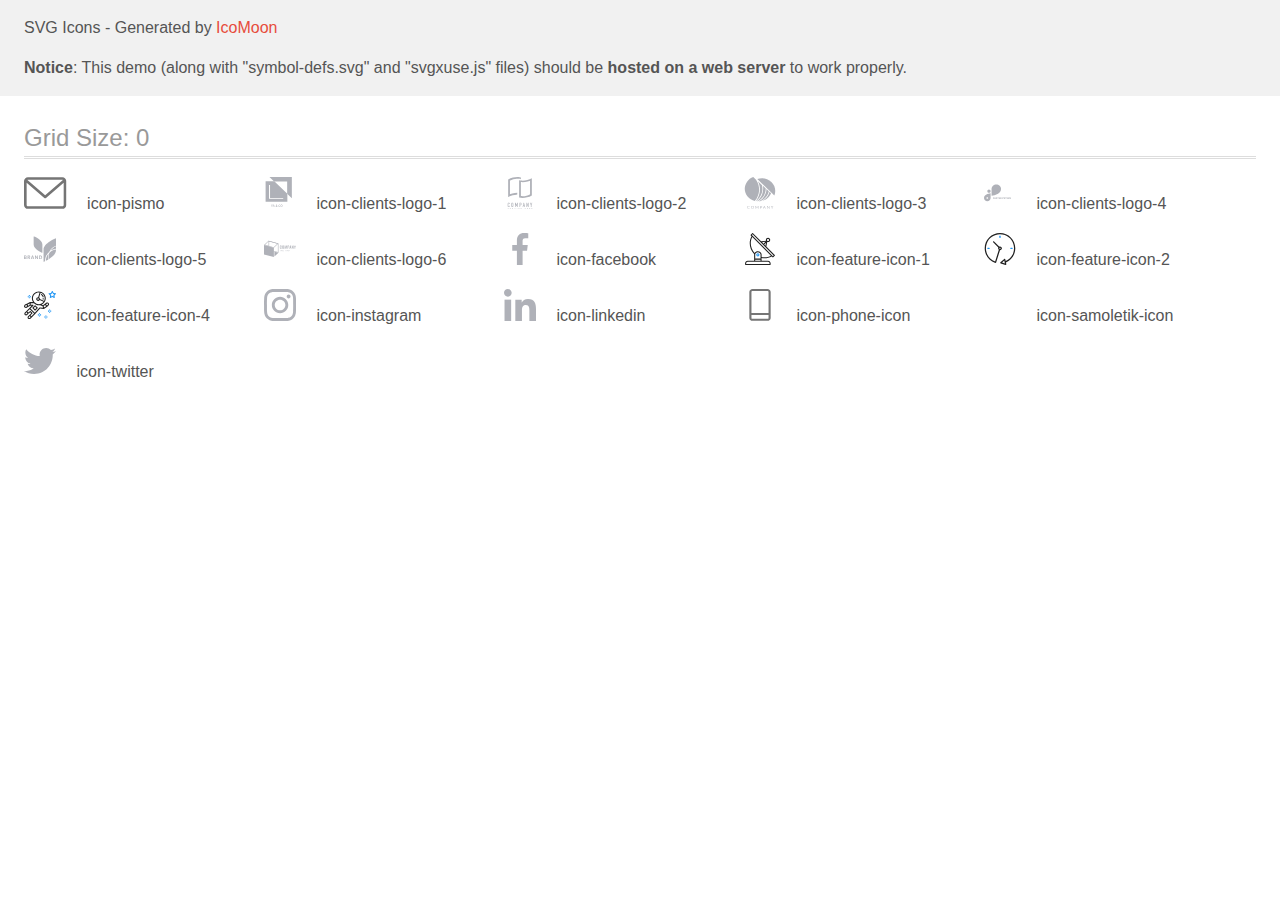
<file: images/web-studio/icons/icomoon/icomoon (1)/demo-external-svg.html>
<!doctype html>
<html>
<head>
    <title>IcoMoon - SVG Icons</title>
    <meta charset="utf-8">
    <meta name="viewport" content="width=device-width, initial-scale=1">
    <link rel="stylesheet" href="demo-files/demo.css">
    <link rel="stylesheet" href="style.css">
</head>
<body>
<header class="bgc1 clearfix">
<div class="mhl">
    <p>SVG Icons - Generated by <a href="https://icomoon.io/app">IcoMoon</a></p><p><strong>Notice</strong>: This demo (along with "symbol-defs.svg" and "svgxuse.js" files) should be <b>hosted on a web server</b> to work properly.</p>
</div>
</header>
    <div class="clearfix mhl ptl">
        <h1 class="mvm mtn fgc1">Grid Size: 0</h1>
        <div class="glyph fs1">
            <div class="clearfix pbs">
                <svg class="icon icon-pismo"><use xlink:href="symbol-defs.svg#icon-pismo"></use></svg><span class="name"> icon-pismo</span>
            </div>
        </div>
        <div class="glyph fs1">
            <div class="clearfix pbs">
                <svg class="icon icon-clients-logo-1"><use xlink:href="symbol-defs.svg#icon-clients-logo-1"></use></svg><span class="name"> icon-clients-logo-1</span>
            </div>
        </div>
        <div class="glyph fs1">
            <div class="clearfix pbs">
                <svg class="icon icon-clients-logo-2"><use xlink:href="symbol-defs.svg#icon-clients-logo-2"></use></svg><span class="name"> icon-clients-logo-2</span>
            </div>
        </div>
        <div class="glyph fs1">
            <div class="clearfix pbs">
                <svg class="icon icon-clients-logo-3"><use xlink:href="symbol-defs.svg#icon-clients-logo-3"></use></svg><span class="name"> icon-clients-logo-3</span>
            </div>
        </div>
        <div class="glyph fs1">
            <div class="clearfix pbs">
                <svg class="icon icon-clients-logo-4"><use xlink:href="symbol-defs.svg#icon-clients-logo-4"></use></svg><span class="name"> icon-clients-logo-4</span>
            </div>
        </div>
        <div class="glyph fs1">
            <div class="clearfix pbs">
                <svg class="icon icon-clients-logo-5"><use xlink:href="symbol-defs.svg#icon-clients-logo-5"></use></svg><span class="name"> icon-clients-logo-5</span>
            </div>
        </div>
        <div class="glyph fs1">
            <div class="clearfix pbs">
                <svg class="icon icon-clients-logo-6"><use xlink:href="symbol-defs.svg#icon-clients-logo-6"></use></svg><span class="name"> icon-clients-logo-6</span>
            </div>
        </div>
        <div class="glyph fs1">
            <div class="clearfix pbs">
                <svg class="icon icon-facebook"><use xlink:href="symbol-defs.svg#icon-facebook"></use></svg><span class="name"> icon-facebook</span>
            </div>
        </div>
        <div class="glyph fs1">
            <div class="clearfix pbs">
                <svg class="icon icon-feature-icon-1"><use xlink:href="symbol-defs.svg#icon-feature-icon-1"></use></svg><span class="name"> icon-feature-icon-1</span>
            </div>
        </div>
        <div class="glyph fs1">
            <div class="clearfix pbs">
                <svg class="icon icon-feature-icon-2"><use xlink:href="symbol-defs.svg#icon-feature-icon-2"></use></svg><span class="name"> icon-feature-icon-2</span>
            </div>
        </div>
        <div class="glyph fs1">
            <div class="clearfix pbs">
                <svg class="icon icon-feature-icon-4"><use xlink:href="symbol-defs.svg#icon-feature-icon-4"></use></svg><span class="name"> icon-feature-icon-4</span>
            </div>
        </div>
        <div class="glyph fs1">
            <div class="clearfix pbs">
                <svg class="icon icon-instagram"><use xlink:href="symbol-defs.svg#icon-instagram"></use></svg><span class="name"> icon-instagram</span>
            </div>
        </div>
        <div class="glyph fs1">
            <div class="clearfix pbs">
                <svg class="icon icon-linkedin"><use xlink:href="symbol-defs.svg#icon-linkedin"></use></svg><span class="name"> icon-linkedin</span>
            </div>
        </div>
        <div class="glyph fs1">
            <div class="clearfix pbs">
                <svg class="icon icon-phone-icon"><use xlink:href="symbol-defs.svg#icon-phone-icon"></use></svg><span class="name"> icon-phone-icon</span>
            </div>
        </div>
        <div class="glyph fs1">
            <div class="clearfix pbs">
                <svg class="icon icon-samoletik-icon"><use xlink:href="symbol-defs.svg#icon-samoletik-icon"></use></svg><span class="name"> icon-samoletik-icon</span>
            </div>
        </div>
        <div class="glyph fs1">
            <div class="clearfix pbs">
                <svg class="icon icon-twitter"><use xlink:href="symbol-defs.svg#icon-twitter"></use></svg><span class="name"> icon-twitter</span>
            </div>
        </div>
  </div>
<script defer src="svgxuse.js"></script>
</body>
</html>
</file>
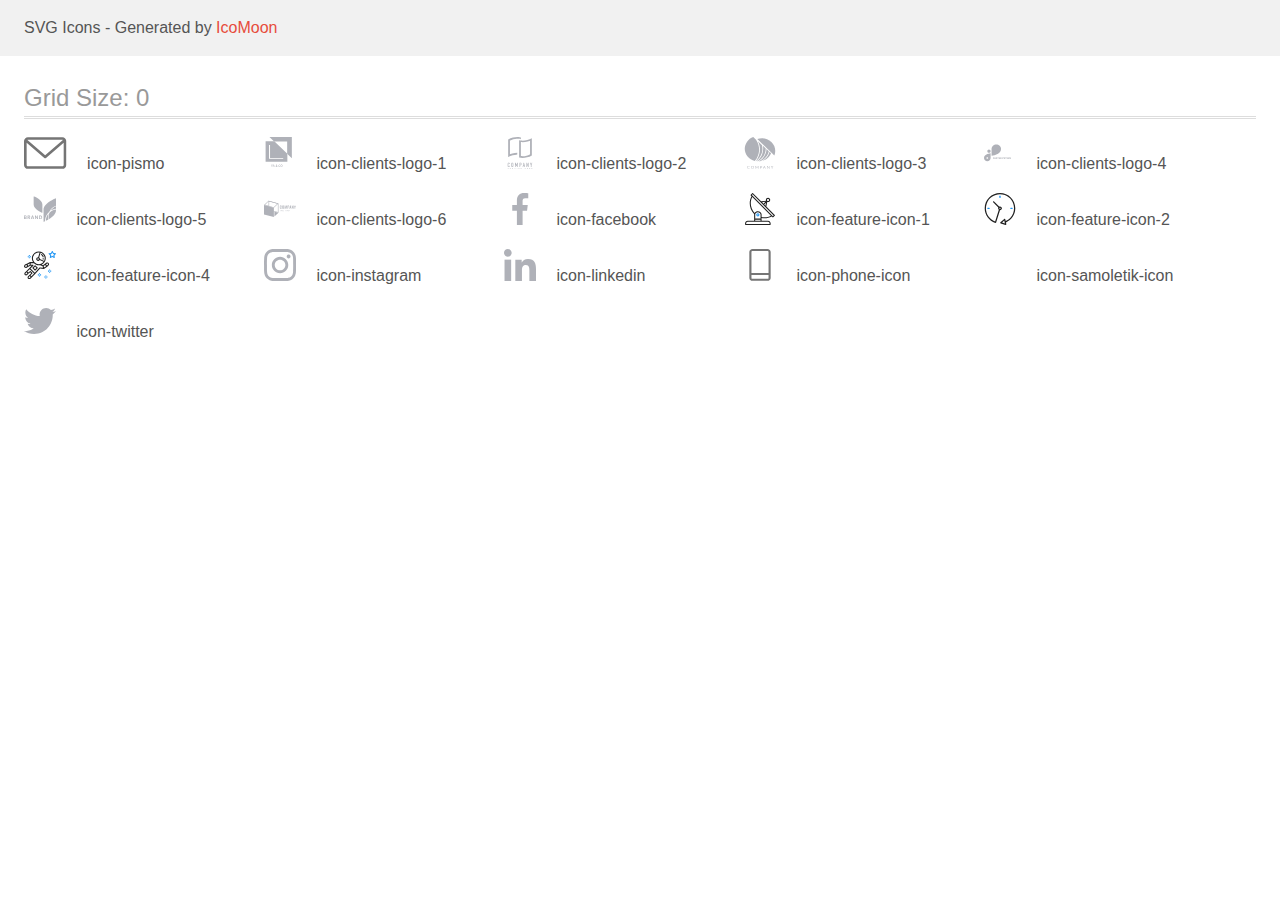
<file: images/web-studio/icons/icomoon/icomoon (1)/demo.html>
<!doctype html>
<html>
<head>
    <title>IcoMoon - SVG Icons</title>
    <meta charset="utf-8">
    <meta name="viewport" content="width=device-width, initial-scale=1">
    <link rel="stylesheet" href="demo-files/demo.css">
    <link rel="stylesheet" href="style.css">
</head>
<body>
<svg aria-hidden="true" style="position: absolute; width: 0; height: 0; overflow: hidden;" version="1.1" xmlns="http://www.w3.org/2000/svg" xmlns:xlink="http://www.w3.org/1999/xlink">
<defs>
<symbol id="icon-pismo" viewBox="0 0 43 32">
<path fill="#757575" style="fill: var(--color1, #757575)" d="M38.667 0h-34.667c-2.206 0-4 1.794-4 4v24c0 2.206 1.794 4 4 4h34.667c2.206 0 4-1.794 4-4v-24c0-2.206-1.794-4-4-4zM38.667 2.667c0.181 0 0.353 0.038 0.511 0.103l-17.844 15.466-17.844-15.466c0.158-0.066 0.33-0.103 0.511-0.103h34.667zM38.667 29.333h-34.667c-0.736 0-1.333-0.598-1.333-1.333v-22.413l17.793 15.421c0.251 0.217 0.563 0.326 0.874 0.326s0.622-0.108 0.874-0.326l17.793-15.421v22.413c0 0.736-0.598 1.333-1.333 1.333z"></path>
</symbol>
<symbol id="icon-clients-logo-1" viewBox="0 0 32 32">
<path fill="#afb1b8" style="fill: var(--color2, #afb1b8)" d="M5.44 0l4.677 4.428h13.046v12.351l4.677 4.428v-21.206h-22.4z"></path>
<path fill="#afb1b8" style="fill: var(--color2, #afb1b8)" d="M1.6 4.241v20.6h21.76v-8.188l-13.105-12.406-8.655-0.005zM19.215 21.828h-14.172v-13.854h1.002v12.916h13.17v0.938z"></path>
<path fill="#afb1b8" style="fill: var(--color2, #afb1b8)" d="M7.866 28.662l0.523-1.078h0.438l-0.762 1.438v0.837h-0.397v-0.837l-0.764-1.438h0.439l0.523 1.078zM10.113 29.329h-0.881l-0.184 0.53h-0.411l0.859-2.275h0.355l0.861 2.275h-0.412l-0.186-0.53zM9.343 29.010h0.659l-0.33-0.944-0.33 0.944zM11.671 29.244c0-0.105 0.029-0.202 0.086-0.289 0.057-0.089 0.17-0.193 0.339-0.314-0.088-0.111-0.151-0.206-0.186-0.284s-0.052-0.154-0.052-0.227c0-0.178 0.054-0.319 0.162-0.422s0.254-0.156 0.438-0.156c0.166 0 0.301 0.049 0.406 0.147 0.106 0.097 0.159 0.217 0.159 0.361 0 0.095-0.024 0.182-0.072 0.262-0.048 0.079-0.127 0.158-0.236 0.238l-0.155 0.113 0.439 0.519c0.064-0.125 0.095-0.264 0.095-0.417h0.33c0 0.28-0.066 0.51-0.197 0.689l0.334 0.395h-0.441l-0.128-0.152c-0.162 0.122-0.356 0.183-0.581 0.183s-0.405-0.059-0.541-0.178c-0.134-0.12-0.202-0.276-0.202-0.467zM12.424 29.587c0.128 0 0.248-0.043 0.359-0.128l-0.497-0.586-0.048 0.034c-0.125 0.095-0.188 0.203-0.188 0.325 0 0.105 0.034 0.191 0.102 0.256s0.158 0.098 0.272 0.098zM12.215 28.121c0 0.087 0.054 0.197 0.161 0.33l0.173-0.119 0.048-0.039c0.065-0.057 0.097-0.131 0.097-0.22 0-0.059-0.022-0.11-0.067-0.152-0.045-0.043-0.102-0.064-0.17-0.064-0.074 0-0.133 0.025-0.177 0.075s-0.066 0.113-0.066 0.189zM16.348 29.118c-0.023 0.243-0.113 0.432-0.269 0.569-0.156 0.135-0.364 0.203-0.623 0.203-0.181 0-0.341-0.043-0.48-0.128-0.137-0.086-0.244-0.209-0.319-0.367s-0.114-0.342-0.117-0.552v-0.212c0-0.215 0.038-0.404 0.114-0.567s0.185-0.29 0.327-0.378c0.143-0.088 0.307-0.133 0.494-0.133 0.251 0 0.453 0.068 0.606 0.205s0.242 0.329 0.267 0.578h-0.394c-0.019-0.164-0.067-0.281-0.144-0.353-0.076-0.073-0.188-0.109-0.336-0.109-0.172 0-0.304 0.063-0.397 0.189-0.092 0.125-0.139 0.309-0.141 0.552v0.202c0 0.246 0.044 0.433 0.131 0.563s0.218 0.194 0.387 0.194c0.155 0 0.272-0.035 0.35-0.105s0.128-0.186 0.148-0.348h0.394zM18.518 28.78c0 0.223-0.039 0.419-0.116 0.588-0.077 0.168-0.188 0.297-0.331 0.388-0.143 0.090-0.307 0.134-0.494 0.134-0.184 0-0.349-0.045-0.494-0.134-0.144-0.091-0.255-0.219-0.334-0.386-0.078-0.167-0.118-0.359-0.119-0.576v-0.128c0-0.222 0.039-0.418 0.117-0.588 0.079-0.17 0.19-0.299 0.333-0.389 0.144-0.091 0.308-0.136 0.494-0.136s0.349 0.045 0.492 0.134c0.144 0.088 0.255 0.217 0.333 0.384s0.118 0.361 0.119 0.583v0.127zM18.122 28.662c0-0.252-0.048-0.445-0.144-0.58-0.095-0.134-0.23-0.202-0.405-0.202-0.171 0-0.305 0.067-0.402 0.202-0.096 0.133-0.145 0.322-0.147 0.567v0.131c0 0.25 0.048 0.443 0.145 0.58 0.098 0.136 0.233 0.205 0.406 0.205 0.175 0 0.309-0.067 0.403-0.2 0.095-0.133 0.142-0.328 0.142-0.584v-0.119z"></path>
</symbol>
<symbol id="icon-clients-logo-2" viewBox="0 0 32 32">
<path fill="#afb1b8" style="fill: var(--color2, #afb1b8)" d="M14.14 1.806h0.084c0.156 0 0.324 0.016 0.49 0.030 0.734 0.052 1.463 0.162 2.179 0.329v-1.762c-0.738-0.185-1.491-0.305-2.25-0.358-0.288-0.022-0.595-0.036-0.909-0.044h-0.263c-1.523 0.006-3.039 0.201-4.515 0.582-1.68 0.419-3.293 1.075-4.79 1.948v17.475c1.442-0.783 2.976-1.381 4.566-1.779 1.256-0.32 2.539-0.517 3.833-0.588h0.051c0.216-0.011 0.433-0.017 0.655-0.019v-1.79c-1.681 0.022-3.353 0.244-4.982 0.662-0.602 0.157-1.185 0.325-1.731 0.513l-0.623 0.211v-13.625l0.266-0.128c2.032-0.963 4.229-1.524 6.471-1.651 0.019-0.001 0.037-0.001 0.056 0 0.248-0.013 0.497-0.019 0.741-0.019h0.28c0.129 0.003 0.258 0.006 0.388 0.014z"></path>
<path fill="#afb1b8" style="fill: var(--color2, #afb1b8)" d="M18.53 3.651c-0.409 0-0.814-0.014-1.205-0.044-0.467-0.034-0.947-0.091-1.401-0.167-0.277-0.047-0.55-0.103-0.814-0.164v17.275c1.12 0.277 2.271 0.413 3.425 0.404 1.523-0.006 3.039-0.201 4.515-0.581 1.68-0.42 3.294-1.075 4.792-1.948v-17.163c-1.442 0.783-2.975 1.381-4.564 1.781-1.551 0.398-3.145 0.603-4.747 0.609zM25.437 3.95l0.623-0.21v13.63l-0.266 0.128c-1.021 0.486-2.087 0.869-3.184 1.144-1.331 0.344-2.7 0.522-4.074 0.527-0.411 0-0.819-0.017-1.214-0.052l-0.427-0.038v-14.017l0.497 0.033c0.361 0.023 0.735 0.034 1.141 0.034 1.745-0.006 3.483-0.229 5.173-0.663 0.581-0.153 1.158-0.325 1.731-0.518z"></path>
<path fill="#afb1b8" style="fill: var(--color2, #afb1b8)" d="M5.377 25.977c-0.090-0.093-0.197-0.166-0.317-0.214s-0.247-0.071-0.376-0.066c-0.137-0.002-0.273 0.024-0.4 0.075-0.117 0.046-0.222 0.116-0.311 0.205s-0.156 0.196-0.201 0.313c-0.049 0.123-0.073 0.254-0.072 0.387v2.335c-0.006 0.165 0.026 0.328 0.092 0.479 0.055 0.12 0.135 0.226 0.234 0.313 0.093 0.079 0.203 0.135 0.321 0.166 0.114 0.032 0.231 0.048 0.349 0.049 0.13 0.001 0.259-0.027 0.377-0.081 0.117-0.051 0.222-0.124 0.311-0.216 0.087-0.091 0.156-0.197 0.204-0.313 0.050-0.118 0.075-0.244 0.075-0.372v-0.261h-0.61v0.208c0.002 0.071-0.010 0.142-0.036 0.208-0.020 0.050-0.050 0.095-0.089 0.131-0.038 0.031-0.081 0.053-0.128 0.067-0.041 0.014-0.084 0.021-0.128 0.022-0.054 0.006-0.11-0.002-0.16-0.024s-0.094-0.057-0.126-0.101c-0.058-0.094-0.086-0.203-0.081-0.313v-2.177c-0.004-0.121 0.022-0.241 0.075-0.349 0.032-0.049 0.077-0.089 0.129-0.114s0.112-0.034 0.17-0.027c0.053-0.002 0.105 0.009 0.152 0.032s0.089 0.057 0.12 0.099c0.068 0.090 0.104 0.2 0.101 0.313v0.202h0.604v-0.238c0.001-0.14-0.024-0.278-0.075-0.408-0.045-0.122-0.114-0.234-0.204-0.329z"></path>
<path fill="#afb1b8" style="fill: var(--color2, #afb1b8)" d="M9.002 25.95c-0.195-0.164-0.44-0.255-0.694-0.257-0.124 0-0.248 0.023-0.364 0.066-0.119 0.042-0.228 0.107-0.322 0.191-0.101 0.091-0.182 0.202-0.237 0.327-0.061 0.143-0.092 0.297-0.089 0.452v2.239c-0.004 0.158 0.026 0.314 0.089 0.459 0.055 0.12 0.136 0.227 0.237 0.313 0.093 0.087 0.203 0.154 0.322 0.197 0.117 0.043 0.24 0.065 0.364 0.066s0.248-0.023 0.364-0.066c0.121-0.044 0.233-0.111 0.33-0.197 0.097-0.087 0.176-0.194 0.23-0.313 0.063-0.145 0.093-0.301 0.089-0.459v-2.239c0.003-0.155-0.027-0.31-0.089-0.452-0.054-0.123-0.133-0.235-0.23-0.327zM8.718 28.969c0.005 0.060-0.003 0.12-0.024 0.176s-0.054 0.107-0.097 0.148c-0.081 0.068-0.182 0.105-0.287 0.105s-0.207-0.037-0.287-0.105c-0.043-0.041-0.076-0.092-0.097-0.148s-0.029-0.116-0.024-0.176v-2.239c-0.005-0.060 0.003-0.12 0.024-0.176s0.054-0.107 0.097-0.148c0.081-0.068 0.182-0.105 0.287-0.105s0.207 0.037 0.287 0.105c0.043 0.041 0.076 0.092 0.097 0.148s0.029 0.116 0.024 0.176v2.239z"></path>
<path fill="#afb1b8" style="fill: var(--color2, #afb1b8)" d="M13.764 29.969v-4.239h-0.587l-0.771 2.244h-0.011l-0.777-2.244h-0.581v4.239h0.606v-2.579h0.011l0.593 1.823h0.302l0.598-1.823h0.011v2.579h0.606z"></path>
<path fill="#afb1b8" style="fill: var(--color2, #afb1b8)" d="M17.205 26.027c-0.093-0.105-0.211-0.184-0.342-0.232-0.142-0.046-0.29-0.068-0.439-0.066h-0.9v4.239h0.604v-1.656h0.311c0.189 0.009 0.376-0.031 0.545-0.116 0.137-0.076 0.252-0.188 0.332-0.324 0.070-0.113 0.117-0.238 0.139-0.369 0.024-0.16 0.035-0.321 0.033-0.482 0.006-0.204-0.014-0.407-0.059-0.606-0.040-0.147-0.117-0.281-0.223-0.39zM16.894 27.319c-0.003 0.077-0.022 0.152-0.056 0.221-0.035 0.065-0.089 0.117-0.156 0.149-0.089 0.040-0.187 0.058-0.285 0.053h-0.276v-1.441h0.311c0.094-0.005 0.187 0.014 0.272 0.053 0.062 0.036 0.112 0.091 0.142 0.157 0.033 0.074 0.051 0.155 0.053 0.236 0 0.089 0 0.183 0 0.282s0.006 0.2 0 0.291h-0.006z"></path>
<path fill="#afb1b8" style="fill: var(--color2, #afb1b8)" d="M20.066 25.73h-0.495l-0.934 4.239h0.604l0.177-0.911h0.823l0.177 0.911h0.604l-0.957-4.239zM19.509 28.481l0.297-1.537h0.011l0.296 1.537h-0.604z"></path>
<path fill="#afb1b8" style="fill: var(--color2, #afb1b8)" d="M23.969 28.284h-0.011l-0.912-2.554h-0.581v4.239h0.604v-2.549h0.012l0.923 2.549h0.568v-4.239h-0.604v2.554z"></path>
<path fill="#afb1b8" style="fill: var(--color2, #afb1b8)" d="M27.66 25.73l-0.486 1.685h-0.012l-0.486-1.685h-0.64l0.83 2.447v1.792h0.604v-1.792l0.83-2.447h-0.64z"></path>
<path fill="#afb1b8" style="fill: var(--color2, #afb1b8)" d="M3.692 31.166h0.291v0.817h0.198v-0.817h0.29v-0.167h-0.778v0.167z"></path>
<path fill="#afb1b8" style="fill: var(--color2, #afb1b8)" d="M6.14 30.998l-0.381 0.984h0.21l0.081-0.224h0.392l0.084 0.224h0.215l-0.391-0.984h-0.21zM6.108 31.593l0.134-0.365 0.134 0.365h-0.268z"></path>
<path fill="#afb1b8" style="fill: var(--color2, #afb1b8)" d="M8.559 31.62h0.227v0.127c-0.066 0.053-0.149 0.082-0.233 0.083-0.040 0.002-0.079-0.005-0.116-0.021s-0.068-0.041-0.093-0.072c-0.052-0.075-0.078-0.165-0.073-0.257 0-0.219 0.095-0.329 0.283-0.329 0.050-0.005 0.099 0.008 0.14 0.037s0.070 0.071 0.082 0.12l0.195-0.038c-0.042-0.192-0.181-0.289-0.417-0.289-0.127-0.003-0.25 0.042-0.344 0.127-0.050 0.049-0.088 0.108-0.112 0.174s-0.034 0.135-0.029 0.205c-0.006 0.135 0.039 0.267 0.126 0.369 0.048 0.050 0.107 0.088 0.171 0.113s0.134 0.035 0.203 0.031c0.154 0.004 0.304-0.052 0.417-0.157v-0.388h-0.427v0.166z"></path>
<path fill="#afb1b8" style="fill: var(--color2, #afb1b8)" d="M11.029 30.998h-0.199v0.984h0.69v-0.167h-0.49v-0.817z"></path>
<path fill="#afb1b8" style="fill: var(--color2, #afb1b8)" d="M13.118 30.998h-0.199v0.984h0.199v-0.984z"></path>
<path fill="#afb1b8" style="fill: var(--color2, #afb1b8)" d="M15.161 31.656l-0.403-0.657h-0.193v0.984h0.185v-0.643l0.395 0.643h0.198v-0.984h-0.182v0.657z"></path>
<path fill="#afb1b8" style="fill: var(--color2, #afb1b8)" d="M17.007 31.549h0.49v-0.167h-0.49v-0.216h0.528v-0.167h-0.727v0.984h0.747v-0.167h-0.548v-0.266z"></path>
<path fill="#afb1b8" style="fill: var(--color2, #afb1b8)" d="M21.484 31.387h-0.388v-0.388h-0.198v0.984h0.198v-0.43h0.388v0.43h0.198v-0.984h-0.198v0.388z"></path>
<path fill="#afb1b8" style="fill: var(--color2, #afb1b8)" d="M23.342 31.549h0.492v-0.167h-0.492v-0.216h0.529v-0.167h-0.727v0.984h0.746v-0.167h-0.548v-0.266z"></path>
<path fill="#afb1b8" style="fill: var(--color2, #afb1b8)" d="M25.86 31.549c0.171-0.027 0.258-0.117 0.258-0.274 0.005-0.042-0.001-0.084-0.018-0.123s-0.044-0.072-0.078-0.096c-0.089-0.045-0.189-0.065-0.288-0.058h-0.417v0.984h0.198v-0.412h0.039c0.042-0.003 0.084 0.005 0.123 0.022 0.029 0.018 0.053 0.043 0.070 0.072l0.215 0.313h0.237l-0.12-0.192c-0.053-0.095-0.128-0.176-0.218-0.236zM25.661 31.413h-0.146v-0.247h0.156c0.068-0.005 0.136 0.002 0.201 0.023 0.014 0.013 0.026 0.029 0.033 0.046s0.011 0.037 0.010 0.056c-0.001 0.019-0.006 0.038-0.015 0.055s-0.022 0.032-0.037 0.043c-0.065 0.020-0.133 0.028-0.201 0.023z"></path>
<path fill="#afb1b8" style="fill: var(--color2, #afb1b8)" d="M27.76 31.549h0.49v-0.167h-0.49v-0.216h0.529v-0.167h-0.729v0.984h0.747v-0.167h-0.548v-0.266z"></path>
</symbol>
<symbol id="icon-clients-logo-3" viewBox="0 0 32 32">
<path fill="#afb1b8" style="fill: var(--color2, #afb1b8)" d="M5.466 31.103c0.011 0 0.022 0.003 0.032 0.007s0.019 0.011 0.027 0.018l0.153 0.161c-0.119 0.13-0.266 0.234-0.431 0.305-0.193 0.077-0.401 0.115-0.611 0.109-0.197 0.004-0.392-0.031-0.574-0.102-0.164-0.065-0.312-0.164-0.433-0.288-0.123-0.129-0.218-0.28-0.279-0.445-0.067-0.184-0.1-0.377-0.098-0.571-0.003-0.195 0.033-0.39 0.105-0.573 0.067-0.166 0.168-0.317 0.297-0.445 0.131-0.126 0.287-0.224 0.459-0.29 0.189-0.070 0.389-0.104 0.591-0.102 0.188-0.004 0.375 0.027 0.549 0.093 0.152 0.063 0.291 0.15 0.412 0.257l-0.128 0.171c-0.009 0.012-0.020 0.023-0.033 0.031-0.015 0.010-0.033 0.014-0.052 0.013-0.020-0.001-0.039-0.008-0.056-0.018l-0.069-0.046-0.096-0.058c-0.041-0.022-0.084-0.041-0.128-0.057-0.057-0.019-0.115-0.035-0.174-0.046-0.075-0.013-0.151-0.019-0.228-0.018-0.146-0.002-0.29 0.024-0.425 0.077-0.126 0.048-0.239 0.122-0.333 0.215-0.095 0.099-0.169 0.216-0.216 0.343-0.054 0.145-0.080 0.298-0.078 0.452-0.002 0.156 0.024 0.312 0.078 0.46 0.047 0.126 0.119 0.242 0.212 0.341 0.088 0.093 0.196 0.165 0.318 0.212 0.125 0.049 0.259 0.074 0.394 0.073 0.078 0.001 0.156-0.004 0.234-0.015 0.126-0.015 0.247-0.056 0.354-0.122 0.054-0.034 0.104-0.072 0.151-0.113 0.020-0.018 0.046-0.028 0.073-0.029z"></path>
<path fill="#afb1b8" style="fill: var(--color2, #afb1b8)" d="M9.888 30.296c0.002 0.194-0.033 0.386-0.103 0.567-0.062 0.165-0.161 0.315-0.288 0.44s-0.282 0.224-0.452 0.289c-0.375 0.136-0.789 0.136-1.164 0-0.169-0.066-0.323-0.165-0.45-0.29-0.128-0.128-0.227-0.279-0.291-0.445-0.138-0.367-0.138-0.769 0-1.136 0.065-0.166 0.164-0.317 0.291-0.447 0.128-0.121 0.281-0.216 0.45-0.279 0.374-0.139 0.79-0.139 1.164 0 0.17 0.066 0.324 0.165 0.452 0.29 0.126 0.127 0.224 0.276 0.289 0.44 0.071 0.183 0.106 0.376 0.103 0.571zM9.486 30.296c0.003-0.155-0.022-0.309-0.073-0.456-0.043-0.126-0.113-0.242-0.205-0.341-0.090-0.094-0.2-0.167-0.323-0.215-0.272-0.1-0.574-0.1-0.846 0-0.123 0.048-0.234 0.121-0.324 0.215-0.093 0.098-0.164 0.215-0.207 0.341-0.097 0.297-0.097 0.615 0 0.912 0.043 0.126 0.114 0.242 0.207 0.341 0.090 0.093 0.2 0.166 0.324 0.213 0.273 0.097 0.573 0.097 0.846 0 0.123-0.047 0.234-0.12 0.323-0.213 0.092-0.099 0.162-0.215 0.205-0.341 0.051-0.147 0.076-0.301 0.073-0.456z"></path>
<path fill="#afb1b8" style="fill: var(--color2, #afb1b8)" d="M12.905 30.774l0.040 0.102c0.015-0.036 0.029-0.069 0.044-0.102 0.015-0.034 0.031-0.068 0.050-0.1l0.978-1.694c0.019-0.029 0.036-0.047 0.056-0.053 0.026-0.008 0.053-0.011 0.080-0.009h0.289v2.755h-0.343v-2.026c0-0.026 0-0.055 0-0.086-0.002-0.032-0.002-0.063 0-0.095l-0.984 1.718c-0.012 0.026-0.033 0.047-0.058 0.063s-0.054 0.023-0.084 0.023h-0.056c-0.030 0-0.059-0.007-0.084-0.023s-0.045-0.037-0.057-0.063l-1.013-1.729c0 0.033 0 0.066 0 0.099s0 0.062 0 0.088v2.026h-0.331v-2.75h0.289c0.027-0.002 0.054 0.002 0.080 0.009 0.024 0.011 0.043 0.030 0.054 0.053l0.999 1.696c0.020 0.031 0.036 0.064 0.050 0.098z"></path>
<path fill="#afb1b8" style="fill: var(--color2, #afb1b8)" d="M16.586 30.638v1.032h-0.383v-2.752h0.854c0.161-0.003 0.322 0.017 0.477 0.060 0.124 0.033 0.239 0.092 0.337 0.171 0.085 0.075 0.151 0.167 0.191 0.27 0.045 0.112 0.067 0.232 0.065 0.352 0.002 0.121-0.022 0.24-0.071 0.352-0.046 0.106-0.117 0.2-0.207 0.275-0.098 0.083-0.214 0.145-0.339 0.182-0.149 0.045-0.305 0.067-0.461 0.064l-0.463-0.007zM16.586 30.342h0.463c0.101 0.001 0.201-0.013 0.297-0.042 0.079-0.025 0.152-0.066 0.214-0.119 0.057-0.050 0.102-0.113 0.13-0.182 0.031-0.074 0.047-0.152 0.046-0.232 0.004-0.076-0.009-0.153-0.038-0.224s-0.075-0.135-0.134-0.188c-0.146-0.109-0.33-0.162-0.515-0.148h-0.463v1.134z"></path>
<path fill="#afb1b8" style="fill: var(--color2, #afb1b8)" d="M21.731 31.673h-0.302c-0.030 0.001-0.060-0.008-0.084-0.026-0.022-0.017-0.039-0.039-0.050-0.064l-0.26-0.666h-1.307l-0.27 0.666c-0.010 0.024-0.026 0.046-0.048 0.062-0.024 0.019-0.055 0.028-0.086 0.027h-0.302l1.148-2.756h0.398l1.164 2.756zM19.836 30.65h1.080l-0.456-1.122c-0.035-0.084-0.064-0.171-0.086-0.259l-0.044 0.144c-0.013 0.044-0.029 0.084-0.042 0.117l-0.452 1.12z"></path>
<path fill="#afb1b8" style="fill: var(--color2, #afb1b8)" d="M23.385 28.931c0.023 0.012 0.043 0.029 0.057 0.049l1.675 2.077c0-0.033 0-0.066 0-0.097s0-0.062 0-0.091v-1.951h0.343v2.756h-0.191c-0.027 0.001-0.054-0.005-0.078-0.016-0.024-0.013-0.044-0.030-0.061-0.051l-1.673-2.075c0.002 0.032 0.002 0.063 0 0.095 0 0.031 0 0.058 0 0.084v1.964h-0.343v-2.756h0.203c0.024-0.001 0.047 0.004 0.069 0.013z"></path>
<path fill="#afb1b8" style="fill: var(--color2, #afb1b8)" d="M28.281 30.577v1.094h-0.383v-1.094l-1.059-1.66h0.343c0.030-0.002 0.059 0.007 0.082 0.024 0.021 0.018 0.038 0.039 0.052 0.062l0.662 1.071c0.027 0.046 0.050 0.088 0.069 0.128s0.034 0.078 0.048 0.117l0.050-0.119c0.019-0.043 0.040-0.085 0.065-0.126l0.653-1.078c0.014-0.021 0.030-0.041 0.050-0.058 0.023-0.019 0.052-0.029 0.082-0.027h0.346l-1.060 1.667z"></path>
<path fill="#afb1b8" style="fill: var(--color2, #afb1b8)" d="M12.715 24.293c0.167 0.020 0.335 0.036 0.505 0.051 2.583-1.101 4.768-2.902 6.282-5.18s2.29-4.929 2.231-7.624l-2.846-2.712c0.579 2.869 0.308 5.836-0.782 8.567s-2.956 5.12-5.389 6.898z"></path>
<path fill="#afb1b8" style="fill: var(--color2, #afb1b8)" d="M11.699 24.167l0.076 0.015c2.6-1.772 4.583-4.247 5.691-7.104s1.292-5.965 0.526-8.922l-4.054-3.862c1.64 3.175 2.3 6.728 1.903 10.246s-1.833 6.857-4.143 9.628z"></path>
<path fill="#afb1b8" style="fill: var(--color2, #afb1b8)" d="M25.448 14.725c-0.689 2.961-2.362 5.632-4.77 7.616-0.703 0.582-1.462 1.101-2.266 1.55 1.961-0.549 3.764-1.52 5.269-2.838s2.672-2.947 3.412-4.763l-1.644-1.565z"></path>
<path fill="#afb1b8" style="fill: var(--color2, #afb1b8)" d="M24.803 14.289l-2.341-2.23c-0.045 2.543-0.804 5.028-2.197 7.197s-3.372 3.943-5.729 5.137h0.012c0.525-0 1.050-0.030 1.571-0.089 2.203-0.857 4.148-2.219 5.664-3.967s2.553-3.825 3.021-6.047z"></path>
<path fill="#afb1b8" style="fill: var(--color2, #afb1b8)" d="M12.038 2.664l-2.793-2.664c-2.497 0.919-4.644 2.535-6.161 4.636s-2.332 4.589-2.34 7.139v0c0.009 2.818 1.005 5.552 2.829 7.77s4.372 3.793 7.242 4.476c2.561-2.973 4.061-6.647 4.281-10.488s-0.851-7.648-3.058-10.869z"></path>
<path fill="#afb1b8" style="fill: var(--color2, #afb1b8)" d="M31.256 13.878c-0.010-3.343-1.409-6.546-3.89-8.91s-5.843-3.696-9.352-3.706c-1.621-0.002-3.229 0.283-4.741 0.841l17.099 16.291c0.585-1.44 0.885-2.971 0.884-4.515z"></path>
</symbol>
<symbol id="icon-clients-logo-4" viewBox="0 0 32 32">
<path fill="#afb1b8" style="fill: var(--color2, #afb1b8)" d="M4.961 12.532h-0.001c-0.905 0-1.639 0.715-1.639 1.597v0.001c0 0.882 0.734 1.597 1.639 1.597h0.001c0.905 0 1.639-0.715 1.639-1.597v-0.001c0-0.882-0.734-1.597-1.639-1.597z"></path>
<path fill="#afb1b8" style="fill: var(--color2, #afb1b8)" d="M17.055 12.022c-0.003-1.225-0.503-2.399-1.392-3.265s-2.093-1.354-3.35-1.357v0c-1.257 0.002-2.462 0.49-3.351 1.356s-1.39 2.041-1.392 3.266v6.754c0 0 9.484-1.029 9.485-6.753v-0.001z"></path>
<path fill="#afb1b8" style="fill: var(--color2, #afb1b8)" d="M0 20.993c0.002 0.852 0.351 1.669 0.969 2.272s1.456 0.942 2.331 0.945c0.874-0.002 1.712-0.342 2.33-0.945s0.967-1.419 0.969-2.271v-4.7c0 0-6.599 0.717-6.599 4.699zM3.3 21.835c-0.171 0-0.338-0.049-0.48-0.142s-0.253-0.224-0.318-0.378-0.083-0.323-0.049-0.487c0.033-0.163 0.116-0.313 0.236-0.431s0.275-0.198 0.442-0.23c0.168-0.032 0.341-0.016 0.499 0.048s0.293 0.172 0.388 0.31c0.095 0.138 0.146 0.301 0.146 0.468 0 0.111-0.022 0.221-0.065 0.323s-0.107 0.196-0.187 0.274c-0.080 0.079-0.176 0.141-0.281 0.183s-0.218 0.064-0.331 0.064v-0.003z"></path>
<path fill="#afb1b8" style="fill: var(--color2, #afb1b8)" d="M10.036 21.312h-0.675v0.697h-0.352v-1.706h1.111v0.285h-0.759v0.441h0.675v0.284zM11.726 21.195c0 0.168-0.030 0.315-0.089 0.442s-0.145 0.224-0.255 0.293c-0.11 0.069-0.237 0.103-0.38 0.103-0.141 0-0.268-0.034-0.379-0.102s-0.197-0.165-0.258-0.291c-0.061-0.127-0.092-0.272-0.093-0.436v-0.084c0-0.168 0.030-0.316 0.090-0.443s0.146-0.226 0.257-0.294c0.111-0.069 0.238-0.103 0.38-0.103s0.268 0.034 0.378 0.103c0.111 0.068 0.197 0.166 0.257 0.294s0.091 0.275 0.091 0.442v0.076zM11.369 21.118c0-0.179-0.032-0.315-0.096-0.408s-0.155-0.139-0.274-0.139c-0.118 0-0.209 0.046-0.273 0.138s-0.096 0.226-0.097 0.403v0.083c0 0.174 0.032 0.309 0.096 0.405s0.156 0.144 0.277 0.144c0.118 0 0.209-0.046 0.272-0.138s0.095-0.228 0.096-0.405v-0.083zM12.866 21.562c0-0.066-0.023-0.117-0.070-0.152s-0.131-0.073-0.253-0.112c-0.122-0.040-0.218-0.079-0.289-0.117-0.194-0.105-0.291-0.246-0.291-0.423 0-0.092 0.026-0.174 0.077-0.246s0.127-0.129 0.224-0.17c0.098-0.041 0.207-0.061 0.328-0.061s0.23 0.022 0.326 0.067c0.095 0.044 0.169 0.106 0.221 0.186s0.080 0.172 0.080 0.274h-0.352c0-0.078-0.025-0.139-0.074-0.182s-0.118-0.066-0.207-0.066c-0.086 0-0.153 0.018-0.2 0.055s-0.071 0.084-0.071 0.143c0 0.055 0.028 0.102 0.083 0.139s0.139 0.073 0.247 0.105c0.2 0.060 0.346 0.135 0.437 0.224s0.137 0.2 0.137 0.333c0 0.148-0.056 0.264-0.168 0.348s-0.262 0.125-0.451 0.125c-0.131 0-0.251-0.024-0.359-0.071s-0.19-0.114-0.247-0.198c-0.056-0.084-0.084-0.18-0.084-0.291h0.353c0 0.188 0.112 0.282 0.337 0.282 0.084 0 0.149-0.017 0.196-0.050s0.070-0.082 0.070-0.143zM14.742 20.588h-0.523v1.421h-0.352v-1.421h-0.516v-0.285h1.39v0.285zM15.97 21.27h-0.675v0.457h0.792v0.282h-1.144v-1.706h1.141v0.285h-0.79v0.407h0.675v0.275zM16.925 21.385h-0.28v0.625h-0.352v-1.706h0.634c0.202 0 0.357 0.045 0.466 0.135s0.164 0.217 0.164 0.381c0 0.116-0.025 0.214-0.076 0.292s-0.126 0.139-0.229 0.185l0.369 0.697v0.016h-0.377l-0.32-0.625zM16.645 21.1h0.284c0.088 0 0.157-0.022 0.205-0.067s0.073-0.107 0.073-0.186c0-0.080-0.023-0.144-0.069-0.19s-0.115-0.069-0.21-0.069h-0.282v0.512zM18.776 21.409v0.601h-0.352v-1.706h0.666c0.128 0 0.241 0.023 0.338 0.070s0.173 0.114 0.225 0.2c0.052 0.086 0.079 0.184 0.079 0.294 0 0.167-0.057 0.299-0.172 0.396s-0.272 0.144-0.475 0.144h-0.308zM18.776 21.124h0.314c0.093 0 0.164-0.022 0.212-0.066s0.074-0.106 0.074-0.187c0-0.084-0.025-0.151-0.074-0.203s-0.117-0.078-0.204-0.080h-0.322v0.536zM21 21.27h-0.675v0.457h0.792v0.282h-1.144v-1.706h1.141v0.285h-0.79v0.407h0.675v0.275zM22.631 20.588h-0.523v1.421h-0.352v-1.421h-0.516v-0.285h1.39v0.285zM23.859 21.27h-0.675v0.457h0.792v0.282h-1.144v-1.706h1.141v0.285h-0.79v0.407h0.675v0.275zM24.814 21.385h-0.28v0.625h-0.352v-1.706h0.634c0.202 0 0.357 0.045 0.466 0.135s0.164 0.217 0.164 0.381c0 0.116-0.025 0.214-0.076 0.292s-0.126 0.139-0.228 0.185l0.369 0.697v0.016h-0.377l-0.32-0.625zM24.534 21.1h0.284c0.088 0 0.157-0.022 0.205-0.067s0.073-0.107 0.073-0.186c0-0.080-0.023-0.144-0.069-0.19s-0.115-0.069-0.21-0.069h-0.282v0.512zM26.6 21.562c0-0.066-0.023-0.117-0.070-0.152s-0.131-0.073-0.253-0.112c-0.122-0.040-0.218-0.079-0.289-0.117-0.194-0.105-0.291-0.246-0.291-0.423 0-0.092 0.026-0.174 0.077-0.246s0.127-0.129 0.224-0.17c0.098-0.041 0.207-0.061 0.328-0.061s0.23 0.022 0.326 0.067c0.095 0.044 0.169 0.106 0.221 0.186s0.080 0.172 0.080 0.274h-0.352c0-0.078-0.025-0.139-0.074-0.182s-0.118-0.066-0.207-0.066c-0.086 0-0.153 0.018-0.2 0.055s-0.071 0.084-0.071 0.143c0 0.055 0.028 0.102 0.083 0.139s0.139 0.073 0.247 0.105c0.2 0.060 0.346 0.135 0.437 0.224s0.137 0.2 0.137 0.333c0 0.148-0.056 0.264-0.168 0.348s-0.262 0.125-0.451 0.125c-0.131 0-0.251-0.024-0.359-0.071s-0.19-0.114-0.247-0.198c-0.056-0.084-0.084-0.18-0.084-0.291h0.353c0 0.188 0.112 0.282 0.337 0.282 0.084 0 0.149-0.017 0.196-0.050s0.070-0.082 0.070-0.143z"></path>
</symbol>
<symbol id="icon-clients-logo-5" viewBox="0 0 32 32">
<path fill="#afb1b8" style="fill: var(--color2, #afb1b8)" d="M2.434 24.557c0.125 0.155 0.191 0.349 0.188 0.548 0.006 0.13-0.016 0.26-0.067 0.379s-0.127 0.227-0.224 0.313c-0.242 0.184-0.542 0.273-0.845 0.253h-1.486v-3.474h1.455c0.287-0.019 0.572 0.062 0.806 0.231 0.094 0.079 0.168 0.179 0.217 0.292s0.071 0.235 0.065 0.358c0.009 0.192-0.051 0.38-0.169 0.531-0.113 0.138-0.269 0.234-0.443 0.271 0.197 0.036 0.375 0.141 0.502 0.297zM0.691 24.033h0.622c0.141 0.011 0.282-0.030 0.396-0.115 0.047-0.043 0.083-0.095 0.106-0.154s0.032-0.122 0.027-0.185c0.004-0.063-0.005-0.126-0.028-0.185s-0.058-0.112-0.104-0.155c-0.117-0.087-0.262-0.129-0.407-0.117h-0.612v0.911zM1.77 25.365c0.050-0.044 0.089-0.098 0.115-0.159s0.037-0.128 0.032-0.194c0.004-0.067-0.008-0.134-0.034-0.196s-0.066-0.117-0.117-0.161c-0.122-0.091-0.271-0.135-0.423-0.126h-0.652v0.955h0.661c0.149 0.009 0.296-0.034 0.417-0.12z"></path>
<path fill="#afb1b8" style="fill: var(--color2, #afb1b8)" d="M5.409 26.051l-0.81-1.358h-0.304v1.358h-0.696v-3.474h1.318c0.332-0.023 0.661 0.082 0.918 0.295 0.184 0.189 0.295 0.437 0.313 0.701s-0.058 0.525-0.215 0.737c-0.163 0.187-0.385 0.312-0.629 0.353l0.862 1.388h-0.757zM4.295 24.22h0.57c0.396 0 0.593-0.175 0.593-0.526 0.004-0.072-0.007-0.143-0.032-0.21s-0.064-0.128-0.114-0.18c-0.125-0.104-0.286-0.155-0.448-0.141h-0.576l0.007 1.057z"></path>
<path fill="#afb1b8" style="fill: var(--color2, #afb1b8)" d="M9.215 25.352h-1.388l-0.245 0.699h-0.73l1.274-3.435h0.789l1.269 3.435h-0.73l-0.24-0.699zM9.029 24.826l-0.507-1.466-0.507 1.466h1.014z"></path>
<path fill="#afb1b8" style="fill: var(--color2, #afb1b8)" d="M13.98 26.051h-0.691l-1.55-2.362v2.362h-0.69v-3.474h0.69l1.55 2.376v-2.376h0.691v3.474z"></path>
<path fill="#afb1b8" style="fill: var(--color2, #afb1b8)" d="M17.925 25.219c-0.143 0.262-0.361 0.476-0.625 0.613-0.301 0.153-0.635 0.228-0.972 0.219h-1.231v-3.474h1.231c0.336-0.009 0.67 0.065 0.972 0.214 0.265 0.134 0.483 0.345 0.625 0.606 0.142 0.283 0.216 0.595 0.216 0.911s-0.074 0.629-0.216 0.911zM17.134 25.136c0.197-0.231 0.306-0.525 0.306-0.829s-0.108-0.598-0.306-0.829c-0.238-0.209-0.549-0.315-0.865-0.295h-0.48v2.249h0.48c0.316 0.020 0.627-0.086 0.865-0.295z"></path>
<path fill="#afb1b8" style="fill: var(--color2, #afb1b8)" d="M9.648 3.254c0 0 8.923 3.382 8.734 8.277v8.278c0 0-8.916-3.384-8.73-8.278l-0.003-8.277z"></path>
<path fill="#afb1b8" style="fill: var(--color2, #afb1b8)" d="M26.331 17.871c1.685-1.164 3.634-1.886 5.669-2.098v-2.591c-2.345 0.907-4.333 2.552-5.669 4.689z"></path>
<path fill="#afb1b8" style="fill: var(--color2, #afb1b8)" d="M25.318 18.652c1.379-2.788 3.77-4.94 6.682-6.013v-7.467c0 0-12.707 4.818-12.439 11.788v11.786c0 0 0.566-0.215 1.457-0.619 0-0.377 0-0.757 0.041-1.139 0.263-3.236 1.795-6.234 4.259-8.336z"></path>
<path fill="#afb1b8" style="fill: var(--color2, #afb1b8)" d="M24.11 23.030c0.067-0.817 0.216-1.626 0.445-2.413-1.534 1.815-2.464 4.067-2.657 6.44-0.019 0.224-0.029 0.448-0.034 0.679 0.722-0.348 1.562-0.782 2.444-1.293-0.225-1.123-0.292-2.271-0.198-3.413z"></path>
<path fill="#afb1b8" style="fill: var(--color2, #afb1b8)" d="M24.615 23.073c-0.085 1.032-0.032 2.072 0.157 3.090 3.472-2.086 7.373-5.308 7.223-9.203v-0.339c-2.48 0.279-4.801 1.367-6.606 3.099-0.422 1.073-0.683 2.203-0.774 3.353z"></path>
</symbol>
<symbol id="icon-clients-logo-6" viewBox="0 0 32 32">
<path fill="#afb1b8" style="fill: var(--color2, #afb1b8)" d="M16.086 15.408c-0.15-0.219-0.222-0.479-0.205-0.74v-1.072c0-0.329 0.068-0.579 0.204-0.749s0.369-0.256 0.701-0.255c0.311 0 0.532 0.073 0.663 0.218 0.142 0.186 0.212 0.413 0.196 0.641v0.252h-0.557v-0.255c0.002-0.084-0.003-0.167-0.016-0.25-0.008-0.057-0.036-0.109-0.080-0.148-0.057-0.043-0.129-0.063-0.202-0.058-0.076-0.005-0.152 0.016-0.212 0.061-0.048 0.044-0.081 0.101-0.092 0.164-0.016 0.088-0.023 0.176-0.022 0.265v1.301c-0.009 0.126 0.016 0.251 0.071 0.365 0.028 0.039 0.066 0.069 0.111 0.089s0.095 0.026 0.144 0.021c0.071 0.006 0.142-0.016 0.197-0.059 0.045-0.043 0.075-0.098 0.083-0.158 0.013-0.086 0.019-0.174 0.017-0.261v-0.264h0.557v0.241c0.016 0.239-0.052 0.476-0.192 0.674-0.128 0.159-0.346 0.239-0.666 0.239s-0.562-0.085-0.699-0.262z"></path>
<path fill="#afb1b8" style="fill: var(--color2, #afb1b8)" d="M18.404 15.419c-0.141-0.167-0.211-0.41-0.211-0.732v-1.128c0-0.319 0.070-0.56 0.211-0.723s0.376-0.245 0.705-0.244c0.327 0 0.561 0.081 0.702 0.244s0.212 0.405 0.212 0.723v1.128c0 0.319-0.071 0.563-0.214 0.731s-0.376 0.252-0.699 0.252-0.564-0.085-0.705-0.251zM19.368 15.148c0.050-0.105 0.073-0.219 0.067-0.334v-1.381c0.006-0.113-0.016-0.225-0.066-0.327-0.028-0.039-0.068-0.071-0.114-0.090s-0.097-0.026-0.147-0.019c-0.050-0.007-0.101 0-0.147 0.019s-0.086 0.050-0.114 0.090c-0.051 0.102-0.074 0.215-0.067 0.327v1.388c-0.007 0.115 0.016 0.229 0.067 0.334 0.032 0.035 0.073 0.063 0.117 0.083s0.094 0.029 0.143 0.029 0.098-0.010 0.143-0.029c0.045-0.019 0.085-0.048 0.117-0.083v-0.007z"></path>
<path fill="#afb1b8" style="fill: var(--color2, #afb1b8)" d="M20.692 12.624h0.599l0.451 2.081 0.461-2.081h0.583l0.059 3.004h-0.431l-0.046-2.088-0.445 2.088h-0.346l-0.461-2.095-0.043 2.095h-0.436l0.054-3.004z"></path>
<path fill="#afb1b8" style="fill: var(--color2, #afb1b8)" d="M23.517 12.624h0.933c0.538 0 0.807 0.284 0.807 0.853 0 0.545-0.283 0.817-0.849 0.816h-0.318v1.335h-0.576l0.003-3.004zM24.314 13.908c0.057 0.007 0.115 0.002 0.169-0.014s0.105-0.044 0.147-0.080c0.066-0.101 0.095-0.221 0.083-0.339 0.003-0.092-0.006-0.183-0.028-0.273-0.008-0.030-0.023-0.058-0.042-0.082s-0.045-0.045-0.073-0.060c-0.080-0.036-0.168-0.053-0.257-0.048h-0.224v0.898h0.224z"></path>
<path fill="#afb1b8" style="fill: var(--color2, #afb1b8)" d="M26.087 12.624h0.619l0.635 3.004h-0.537l-0.126-0.693h-0.552l-0.129 0.693h-0.545l0.635-3.004zM26.616 14.588l-0.215-1.261-0.215 1.261h0.431z"></path>
<path fill="#afb1b8" style="fill: var(--color2, #afb1b8)" d="M27.854 12.624h0.403l0.772 1.714v-1.714h0.478v3.004h-0.384l-0.777-1.789v1.789h-0.494l0.001-3.004z"></path>
<path fill="#afb1b8" style="fill: var(--color2, #afb1b8)" d="M30.628 14.483l-0.642-1.854h0.54l0.392 1.191 0.368-1.191h0.529l-0.634 1.854v1.145h-0.553v-1.145z"></path>
<path fill="#afb1b8" style="fill: var(--color2, #afb1b8)" d="M16.976 16.942v0.157h-0.47v1.221h-0.197v-1.221h-0.472v-0.157h1.14z"></path>
<path fill="#afb1b8" style="fill: var(--color2, #afb1b8)" d="M18.45 18.32h-0.152c-0.015 0.001-0.031-0.004-0.043-0.013-0.012-0.008-0.020-0.019-0.025-0.032l-0.136-0.327h-0.652l-0.136 0.327c-0.004 0.014-0.011 0.026-0.021 0.037-0.012 0.009-0.027 0.014-0.043 0.013h-0.152l0.576-1.378h0.201l0.583 1.372zM17.496 17.808h0.544l-0.23-0.561c-0.017-0.042-0.031-0.086-0.043-0.13-0.008 0.026-0.015 0.051-0.022 0.073l-0.021 0.058-0.228 0.56z"></path>
<path fill="#afb1b8" style="fill: var(--color2, #afb1b8)" d="M19.443 18.184c0.036 0.002 0.072 0.002 0.108 0 0.031-0.003 0.062-0.009 0.092-0.016 0.028-0.007 0.056-0.015 0.083-0.025 0.025-0.010 0.051-0.022 0.077-0.034v-0.31h-0.23c-0.006 0-0.011-0-0.017-0.002s-0.010-0.005-0.014-0.009c-0.004-0.003-0.007-0.007-0.009-0.011s-0.003-0.009-0.003-0.014v-0.106h0.447v0.528c-0.037 0.025-0.075 0.047-0.115 0.065s-0.084 0.035-0.128 0.047c-0.047 0.013-0.095 0.023-0.144 0.028-0.056 0.006-0.112 0.009-0.168 0.009-0.099 0.001-0.198-0.017-0.29-0.051-0.086-0.033-0.165-0.082-0.23-0.144-0.064-0.063-0.115-0.137-0.149-0.218-0.036-0.091-0.054-0.188-0.053-0.286-0.001-0.098 0.016-0.196 0.052-0.288 0.033-0.082 0.084-0.156 0.149-0.218s0.144-0.111 0.23-0.143c0.099-0.035 0.203-0.053 0.309-0.051 0.054-0 0.107 0.004 0.16 0.012 0.047 0.007 0.093 0.019 0.137 0.035 0.040 0.014 0.079 0.033 0.115 0.055 0.035 0.022 0.069 0.046 0.1 0.072l-0.055 0.085c-0.004 0.008-0.011 0.014-0.019 0.019s-0.017 0.007-0.026 0.007c-0.013-0-0.025-0.004-0.036-0.011-0.017-0.009-0.036-0.020-0.056-0.033-0.025-0.015-0.050-0.027-0.077-0.037-0.034-0.013-0.070-0.023-0.106-0.031-0.048-0.008-0.097-0.012-0.146-0.012-0.076-0.001-0.151 0.012-0.222 0.038-0.064 0.024-0.122 0.062-0.169 0.109-0.048 0.050-0.084 0.108-0.107 0.171-0.051 0.149-0.051 0.31 0 0.459 0.025 0.065 0.064 0.124 0.115 0.173 0.047 0.047 0.105 0.084 0.168 0.109 0.073 0.024 0.151 0.033 0.228 0.027z"></path>
<path fill="#afb1b8" style="fill: var(--color2, #afb1b8)" d="M21.28 18.162h0.629v0.157h-0.822v-1.378h0.197l-0.005 1.221z"></path>
<path fill="#afb1b8" style="fill: var(--color2, #afb1b8)" d="M22.564 18.319h-0.197v-1.378h0.197v1.378z"></path>
<path fill="#afb1b8" style="fill: var(--color2, #afb1b8)" d="M23.297 16.948c0.012 0.006 0.022 0.015 0.030 0.025l0.842 1.039c-0.001-0.016-0.001-0.033 0-0.049 0-0.015 0-0.031 0-0.045v-0.982h0.172v1.383h-0.099c-0.015 0.001-0.029-0.002-0.043-0.008-0.012-0.007-0.023-0.016-0.031-0.026l-0.841-1.037c0 0.016 0 0.032 0 0.047s0 0.029 0 0.043v0.982h-0.165v-1.378h0.103c0.011 0 0.022 0.002 0.032 0.007z"></path>
<path fill="#afb1b8" style="fill: var(--color2, #afb1b8)" d="M25.791 16.942v0.152h-0.698v0.455h0.566v0.146h-0.566v0.47h0.698v0.152h-0.901v-1.375h0.901z"></path>
<path fill="#afb1b8" style="fill: var(--color2, #afb1b8)" d="M5.143 8.433l8.75 2.352v8.242l-8.75-2.351v-8.243zM4.582 7.73v9.346l9.871 2.654v-9.345l-9.871-2.655z"></path>
<path fill="#afb1b8" style="fill: var(--color2, #afb1b8)" d="M9.872 24.068l-9.872-2.656v-9.345l9.872 2.655v9.346z"></path>
<path fill="#afb1b8" style="fill: var(--color2, #afb1b8)" d="M4.745 8.327l8.636 2.322-3.672 3.478-8.637-2.324 3.674-3.477zM4.582 7.73l-4.582 4.337 9.872 2.655 4.581-4.337-9.871-2.655z"></path>
<path fill="#afb1b8" style="fill: var(--color2, #afb1b8)" d="M10.428 23.543l4.025-3.811-4.025-1.083v4.895z"></path>
</symbol>
<symbol id="icon-facebook" viewBox="0 0 32 32">
<path fill="#afb1b8" style="fill: var(--color2, #afb1b8)" d="M21.329 5.313h2.921v-5.088c-0.504-0.069-2.237-0.225-4.256-0.225-4.212 0-7.097 2.649-7.097 7.519v4.481h-4.648v5.688h4.648v14.312h5.699v-14.311h4.46l0.708-5.688h-5.169v-3.919c0.001-1.644 0.444-2.769 2.735-2.769z"></path>
</symbol>
<symbol id="icon-feature-icon-1" viewBox="0 0 32 32">
<path fill="#212121" style="fill: var(--color3, #212121)" d="M30.773 22.098l-8.443-8.505 0.937-4.615c0.242 0.094 0.499 0.144 0.758 0.146h0.006c1.192 0.014 2.17-0.941 2.184-2.133s-0.941-2.17-2.133-2.184c-1.192-0.014-2.17 0.941-2.184 2.133-0.003 0.255 0.039 0.509 0.125 0.749l-4.96 0.605-8.091-8.133c-0.099-0.101-0.235-0.159-0.377-0.16-0.14 0.001-0.274 0.056-0.373 0.155l-1.513 1.504c-0.208 0.208-0.208 0.546 0 0.754l0.814 0.826c-3.153 5.798-2.129 12.978 2.519 17.663 0.043 0.041 0.092 0.074 0.146 0.098-0.034 0.18-0.051 0.364-0.052 0.547v6.187h-6.4c-1.472 0.002-2.665 1.195-2.667 2.667v1.067c0 0.295 0.239 0.533 0.533 0.533h24.533c0.295 0 0.533-0.239 0.533-0.533v-1.067c-0.002-1.472-1.195-2.665-2.667-2.667h-6.4v-2.742c1.003 0.21 2.024 0.317 3.049 0.32 2.458-0.003 4.877-0.615 7.040-1.783l0.818 0.823c0.099 0.101 0.235 0.159 0.377 0.16 0.14-0.001 0.274-0.056 0.373-0.155l1.513-1.504c0.208-0.208 0.208-0.546 0-0.754zM23.28 6.233c0.418-0.415 1.093-0.414 1.508 0.004s0.414 1.093-0.004 1.508c-0.2 0.199-0.47 0.31-0.752 0.31h-0.003c-0.589-0.003-1.064-0.483-1.061-1.072 0.002-0.282 0.115-0.552 0.314-0.751h-0.002zM22.024 9.738l-0.598 2.946-1.175-1.182 1.774-1.763zM21.419 8.836l-1.92 1.909-1.485-1.493 3.405-0.415zM24.004 28.8c0.884 0 1.6 0.716 1.6 1.6v0.533h-23.467v-0.533c0-0.884 0.716-1.6 1.6-1.6h20.267zM16.537 26.667v1.067h-5.333v-1.067h5.333zM11.204 25.6v-4.053c0-1.294 1.196-2.347 2.667-2.347s2.667 1.053 2.667 2.347v4.053h-5.333zM17.604 23.904v-2.357c0-1.882-1.675-3.413-3.733-3.413-1.331-0.020-2.576 0.657-3.281 1.786-4.058-4.274-4.971-10.645-2.279-15.887l18.602 18.708c-2.872 1.461-6.165 1.873-9.309 1.163zM28.893 23.22l-21.057-21.181 0.755-0.752 7.935 7.98c0.004 0 0.006 0.007 0.010 0.010l13.115 13.191-0.757 0.752z"></path>
<path fill="#2196f3" style="fill: var(--color4, #2196f3)" d="M13.876 20.267h-0.005c-0.884-0.001-1.601 0.714-1.602 1.598s0.714 1.601 1.598 1.602h0.005c0.884 0.001 1.601-0.714 1.602-1.598s-0.714-1.601-1.598-1.602zM14.249 22.245c-0.1 0.1-0.236 0.156-0.378 0.155-0.295-0.002-0.532-0.242-0.531-0.536 0.001-0.141 0.057-0.276 0.157-0.375s0.233-0.154 0.373-0.155c0.295 0.002 0.532 0.242 0.53 0.536-0.001 0.141-0.057 0.276-0.157 0.375h0.005z"></path>
</symbol>
<symbol id="icon-feature-icon-2" viewBox="0 0 32 32">
<path fill="#212121" style="fill: var(--color3, #212121)" d="M31.297 15.301c-0.002-8.452-6.855-15.303-15.308-15.301s-15.303 6.855-15.301 15.308c0.001 6.658 4.307 12.551 10.649 14.576 0.061 0.019 0.124 0.029 0.187 0.029 0.121-0 0.239-0.032 0.342-0.094 0.135-0.080 0.236-0.207 0.283-0.356l3.865-12.25c1.057-0.005 1.909-0.866 1.903-1.923s-0.866-1.909-1.923-1.903c-0.284 0.001-0.565 0.067-0.82 0.191l-5.106-5.107c-0.253-0.245-0.657-0.238-0.902 0.016-0.239 0.247-0.239 0.639 0 0.886l5.103 5.109c-0.392 0.799-0.168 1.764 0.536 2.309l-3.683 11.673c-7.278-2.681-11.004-10.754-8.323-18.032s10.754-11.004 18.032-8.323 11.004 10.754 8.323 18.032c-1.31 3.556-4.001 6.431-7.462 7.973l-0.398-1.874c-0.073-0.344-0.411-0.565-0.756-0.492-0.109 0.023-0.209 0.074-0.292 0.148l-3.837 3.426c-0.263 0.234-0.287 0.637-0.052 0.9 0.076 0.085 0.174 0.149 0.283 0.184l4.899 1.563c0.335 0.108 0.694-0.077 0.802-0.412 0.034-0.106 0.040-0.219 0.017-0.328l-0.391-1.839c5.664-2.388 9.342-7.942 9.329-14.089zM15.992 14.664c0.352 0 0.638 0.286 0.638 0.638s-0.286 0.638-0.638 0.638c-0.352 0-0.638-0.285-0.638-0.638s0.285-0.638 0.638-0.638zM18.093 29.528l2.184-1.948 0.603 2.84-2.787-0.892z"></path>
<path fill="#2196f3" style="fill: var(--color4, #2196f3)" d="M15.354 3.185v1.275c0 0.352 0.285 0.638 0.638 0.638s0.638-0.285 0.638-0.638v-1.275c0-0.352-0.286-0.638-0.638-0.638s-0.638 0.286-0.638 0.638z"></path>
<path fill="#2196f3" style="fill: var(--color4, #2196f3)" d="M3.876 14.664c-0.352 0-0.638 0.286-0.638 0.638s0.285 0.638 0.638 0.638h1.275c0.352 0 0.638-0.285 0.638-0.638s-0.285-0.638-0.638-0.638h-1.275z"></path>
<path fill="#2196f3" style="fill: var(--color4, #2196f3)" d="M28.108 15.939c0.352 0 0.638-0.285 0.638-0.638s-0.285-0.638-0.638-0.638h-1.275c-0.352 0-0.638 0.286-0.638 0.638s0.286 0.638 0.638 0.638h1.275z"></path>
</symbol>
<symbol id="icon-feature-icon-4" viewBox="0 0 32 32">
<path fill="#2196f3" style="fill: var(--color4, #2196f3)" d="M31.974 4.524c-0.063-0.193-0.229-0.333-0.43-0.363l-1.91-0.278-0.855-1.731c-0.179-0.365-0.777-0.365-0.956 0l-0.855 1.731-1.91 0.278c-0.201 0.029-0.367 0.17-0.431 0.363-0.062 0.193-0.011 0.405 0.135 0.547l1.383 1.348-0.326 1.903c-0.034 0.2 0.048 0.402 0.212 0.522 0.166 0.121 0.382 0.135 0.562 0.040l1.709-0.899 1.709 0.899c0.078 0.041 0.164 0.061 0.249 0.061 0.11 0 0.221-0.034 0.314-0.102 0.164-0.119 0.246-0.322 0.212-0.522l-0.326-1.903 1.383-1.348c0.145-0.142 0.197-0.354 0.135-0.547zM29.511 5.851c-0.125 0.122-0.183 0.299-0.153 0.472l0.191 1.114-1-0.526c-0.078-0.041-0.163-0.061-0.249-0.061s-0.17 0.020-0.249 0.061l-1.001 0.526 0.191-1.114c0.030-0.173-0.028-0.349-0.153-0.472l-0.81-0.789 1.119-0.163c0.174-0.025 0.324-0.134 0.402-0.292l0.5-1.013 0.5 1.013c0.078 0.157 0.228 0.267 0.402 0.292l1.119 0.163-0.809 0.789z"></path>
<path fill="#2196f3" style="fill: var(--color4, #2196f3)" d="M26.133 20.522h-1.067v1.067h1.067v-1.067z"></path>
<path fill="#2196f3" style="fill: var(--color4, #2196f3)" d="M26.133 22.656h-1.067v1.067h1.067v-1.067z"></path>
<path fill="#2196f3" style="fill: var(--color4, #2196f3)" d="M27.2 21.589h-1.067v1.067h1.067v-1.067z"></path>
<path fill="#2196f3" style="fill: var(--color4, #2196f3)" d="M25.067 21.589h-1.067v1.067h1.067v-1.067z"></path>
<path fill="#2196f3" style="fill: var(--color4, #2196f3)" d="M22.4 26.389h-1.067v1.067h1.067v-1.067z"></path>
<path fill="#2196f3" style="fill: var(--color4, #2196f3)" d="M22.4 28.522h-1.067v1.067h1.067v-1.067z"></path>
<path fill="#2196f3" style="fill: var(--color4, #2196f3)" d="M23.467 27.456h-1.067v1.067h1.067v-1.067z"></path>
<path fill="#2196f3" style="fill: var(--color4, #2196f3)" d="M21.333 27.456h-1.067v1.067h1.067v-1.067z"></path>
<path fill="#2196f3" style="fill: var(--color4, #2196f3)" d="M16 24.256h-1.067v1.067h1.067v-1.067z"></path>
<path fill="#2196f3" style="fill: var(--color4, #2196f3)" d="M16 26.389h-1.067v1.067h1.067v-1.067z"></path>
<path fill="#2196f3" style="fill: var(--color4, #2196f3)" d="M17.067 25.322h-1.067v1.067h1.067v-1.067z"></path>
<path fill="#2196f3" style="fill: var(--color4, #2196f3)" d="M14.933 25.322h-1.067v1.067h1.067v-1.067z"></path>
<path fill="#2196f3" style="fill: var(--color4, #2196f3)" d="M5.866 6.122h-1.067v1.067h1.067v-1.067z"></path>
<path fill="#2196f3" style="fill: var(--color4, #2196f3)" d="M5.866 8.255h-1.067v1.067h1.067v-1.067z"></path>
<path fill="#2196f3" style="fill: var(--color4, #2196f3)" d="M6.933 7.189h-1.067v1.067h1.067v-1.067z"></path>
<path fill="#2196f3" style="fill: var(--color4, #2196f3)" d="M4.8 7.189h-1.067v1.067h1.067v-1.067z"></path>
<path fill="#212121" style="fill: var(--color3, #212121)" d="M24.715 14.159c-0.287-0.388-0.709-0.637-1.188-0.705-0.481-0.068-0.956 0.058-1.34 0.352l-1.252 0.96-1.898 1.417-1.358-0.541c2.421-1.086 4.114-3.508 4.114-6.32 0-3.823-3.123-6.933-6.961-6.933s-6.961 3.11-6.961 6.933c0 1.386 0.414 2.674 1.12 3.758l-2.764-0.024c-0.002 0-0.003 0-0.005 0-0.009 0-0.015 0.004-0.023 0.005-0.053 0.002-0.105 0.013-0.155 0.031-0.013 0.005-0.026 0.008-0.038 0.013-0.006 0.003-0.013 0.003-0.019 0.006l-3.233 1.596c-0.001 0-0.001 0-0.001 0.001l-1.893 0.911c-0.021 0.009-0.042 0.021-0.063 0.035-0.755 0.502-1.012 1.489-0.598 2.295 0.22 0.429 0.595 0.745 1.056 0.889 0.178 0.055 0.359 0.083 0.539 0.083 0.29 0 0.577-0.071 0.839-0.211l1.388-0.738 2.264-1.169 1.357-0.008-5.442 5.416c-0.001 0.001-0.001 0.001-0.002 0.001l-1.339 1.333c-0.316 0.315-0.49 0.732-0.49 1.178s0.174 0.863 0.49 1.179c0.325 0.323 0.752 0.485 1.179 0.485s0.854-0.162 1.18-0.485l1.314-1.309 1.741-1.3 0.901 0.897-1.762 1.754c-0 0.001-0.001 0.001-0.002 0.001l-1.339 1.333c-0.316 0.315-0.49 0.732-0.49 1.178s0.174 0.863 0.49 1.179c0.325 0.323 0.753 0.485 1.18 0.485s0.855-0.162 1.18-0.485l3.482-3.467c0.001-0.001 0.001-0.001 0.001-0.002l1.010-1-0.004-0.004c0.006-0.006 0.015-0.009 0.022-0.015l5.166-5.658 3.471 0.494c0.025 0.004 0.050 0.005 0.075 0.005 0.065 0 0.127-0.015 0.187-0.038 0.018-0.006 0.033-0.015 0.050-0.023 0.019-0.010 0.039-0.015 0.058-0.027l3.213-2.133c0.012-0.008 0.018-0.021 0.029-0.029 0.013-0.010 0.029-0.014 0.041-0.026l1.271-1.191c0.662-0.62 0.753-1.635 0.212-2.362zM2.13 17.77c-0.173 0.093-0.37 0.111-0.558 0.052-0.187-0.058-0.338-0.186-0.427-0.358-0.161-0.314-0.068-0.695 0.214-0.902l1.314-0.632 0.449 1.313-0.992 0.527zM5.628 15.942l-1.548 0.8-0.439-1.283 2.027-1.001-0.040 1.484zM20.727 9.322c0 0.918-0.219 1.785-0.599 2.559l-4.181-1.899c-0.044-0.573-0.341-1.075-0.788-1.388l1.464-4.86c2.378 0.756 4.105 2.974 4.105 5.588zM8.938 9.322c0-3.235 2.644-5.867 5.894-5.867 0.253 0 0.5 0.021 0.745 0.052l-1.432 4.754c-0.019-0.001-0.037-0.006-0.057-0.006-1.033 0-1.873 0.837-1.873 1.867s0.84 1.867 1.873 1.867c0.694 0 1.294-0.383 1.618-0.945l3.862 1.755c-1.075 1.446-2.795 2.39-4.737 2.39-3.25 0-5.894-2.632-5.894-5.867zM14.894 10.122c0 0.441-0.362 0.8-0.806 0.8s-0.806-0.359-0.806-0.8c0-0.441 0.362-0.8 0.806-0.8s0.806 0.359 0.806 0.8zM2.465 25.146c-0.236 0.234-0.619 0.234-0.854 0.001-0.114-0.114-0.176-0.263-0.176-0.423s0.062-0.309 0.176-0.421l0.962-0.959 0.851 0.848-0.959 0.955zM5.679 28.88c-0.236 0.234-0.619 0.235-0.855 0.001-0.114-0.114-0.176-0.263-0.176-0.423s0.062-0.309 0.176-0.421l0.963-0.959 0.852 0.848-0.96 0.955zM9.16 25.411c-0.001 0-0.001 0-0.002 0.001l-1.765 1.76-0.852-0.848 1.763-1.755c0 0 0 0 0-0s0.001-0.001 0.002-0.001c0.040-0.040 0.065-0.088 0.090-0.135 0.007-0.014 0.020-0.026 0.026-0.040 0.017-0.041 0.019-0.085 0.026-0.129 0.003-0.025 0.014-0.047 0.014-0.073 0-0.036-0.013-0.070-0.020-0.106-0.006-0.032-0.006-0.065-0.019-0.095-0.020-0.050-0.055-0.094-0.091-0.138-0.010-0.012-0.014-0.027-0.025-0.038 0 0 0 0-0.001 0s-0.001-0.002-0.001-0.002l-1.607-1.6c-0.017-0.017-0.039-0.024-0.058-0.038-0.028-0.022-0.055-0.042-0.087-0.058-0.030-0.015-0.061-0.024-0.093-0.033-0.034-0.010-0.067-0.017-0.103-0.020-0.033-0.002-0.063 0.001-0.095 0.005-0.036 0.004-0.069 0.009-0.104 0.020-0.034 0.011-0.063 0.027-0.094 0.045-0.020 0.011-0.042 0.015-0.061 0.029l-1.773 1.324-0.901-0.897 2.399-2.386 4.361 4.289-0.928 0.919zM15.979 18.394c-0.015-0.002-0.030 0.004-0.045 0.003-0.039-0.002-0.076 0.001-0.115 0.007-0.030 0.005-0.059 0.011-0.088 0.021-0.034 0.012-0.065 0.028-0.097 0.047-0.030 0.018-0.057 0.037-0.083 0.061-0.013 0.011-0.028 0.017-0.040 0.029l-4.698 5.146-4.328-4.257 2.833-2.818c0.209-0.208 0.21-0.546 0.002-0.755-0.105-0.105-0.243-0.157-0.381-0.156v-0.001l-2.219 0.013 0.028-1.607 3.104 0.027c1.265 1.294 3.029 2.101 4.981 2.101 0.437 0 0.864-0.045 1.279-0.123 0.040 0.032 0.079 0.065 0.13 0.085l2.41 0.96 0.152 0.758 0.178 0.885-3.003-0.427zM20.020 18.572l-0.313-1.558 1.446-1.080 0.947 1.257-2.080 1.381zM23.774 15.741l-0.838 0.785-0.931-1.236 0.831-0.637c0.155-0.119 0.351-0.168 0.543-0.143 0.193 0.027 0.364 0.128 0.48 0.284 0.217 0.292 0.18 0.699-0.085 0.947z"></path>
<path fill="#212121" style="fill: var(--color3, #212121)" d="M13.602 18.544l-2.143-2.133c-0.207-0.207-0.545-0.207-0.753 0l-2.142 2.133c-0.1 0.101-0.157 0.236-0.157 0.378s0.056 0.278 0.157 0.378l2.142 2.133c0.104 0.103 0.241 0.155 0.377 0.155s0.273-0.052 0.376-0.155l2.143-2.133c0.1-0.1 0.157-0.236 0.157-0.378s-0.057-0.278-0.157-0.378zM11.083 20.303l-1.387-1.381 1.387-1.381 1.387 1.381-1.387 1.381z"></path>
<path fill="#212121" style="fill: var(--color3, #212121)" d="M17.164 5.071l-0.258 1.036c0.071 0.018 1.738 0.452 1.738 2.149h1.067c-0-2.017-1.666-2.965-2.547-3.185z"></path>
<path fill="#212121" style="fill: var(--color3, #212121)" d="M19.711 9.322h-1.067v1.067h1.067v-1.067z"></path>
</symbol>
<symbol id="icon-instagram" viewBox="0 0 32 32">
<path fill="#afb1b8" style="fill: var(--color2, #afb1b8)" d="M31.969 9.408c-0.075-1.7-0.35-2.869-0.744-3.882-0.406-1.075-1.032-2.038-1.851-2.838-0.8-0.813-1.769-1.444-2.832-1.844-1.019-0.394-2.182-0.669-3.882-0.744-1.713-0.081-2.257-0.1-6.601-0.1s-4.888 0.019-6.595 0.094c-1.7 0.075-2.869 0.35-3.882 0.744-1.075 0.406-2.038 1.031-2.838 1.85-0.813 0.8-1.444 1.769-1.844 2.832-0.394 1.019-0.669 2.182-0.744 3.882-0.081 1.713-0.1 2.257-0.1 6.601s0.019 4.888 0.094 6.595c0.075 1.7 0.35 2.869 0.744 3.882 0.406 1.075 1.038 2.038 1.85 2.838 0.8 0.813 1.769 1.444 2.832 1.844 1.019 0.394 2.182 0.669 3.882 0.744 1.706 0.075 2.25 0.094 6.595 0.094s4.888-0.019 6.595-0.094c1.7-0.075 2.869-0.35 3.882-0.744 2.151-0.832 3.851-2.532 4.682-4.682 0.394-1.019 0.669-2.182 0.744-3.882 0.075-1.707 0.094-2.251 0.094-6.595s-0.006-4.888-0.081-6.595zM29.087 22.473c-0.069 1.563-0.331 2.407-0.55 2.969-0.538 1.394-1.644 2.5-3.038 3.038-0.563 0.219-1.413 0.481-2.969 0.55-1.688 0.075-2.194 0.094-6.464 0.094s-4.782-0.019-6.464-0.094c-1.563-0.069-2.407-0.331-2.969-0.55-0.694-0.256-1.325-0.663-1.838-1.194-0.531-0.519-0.938-1.144-1.194-1.838-0.219-0.563-0.481-1.413-0.55-2.969-0.075-1.688-0.094-2.194-0.094-6.464s0.019-4.782 0.094-6.464c0.069-1.563 0.331-2.407 0.55-2.969 0.256-0.694 0.663-1.325 1.2-1.838 0.519-0.531 1.144-0.938 1.838-1.194 0.563-0.219 1.413-0.481 2.969-0.55 1.688-0.075 2.194-0.094 6.464-0.094 4.276 0 4.782 0.019 6.464 0.094 1.563 0.069 2.407 0.331 2.969 0.55 0.694 0.256 1.325 0.662 1.838 1.194 0.531 0.519 0.938 1.144 1.194 1.838 0.219 0.563 0.481 1.413 0.55 2.969 0.075 1.688 0.094 2.194 0.094 6.464s-0.019 4.77-0.094 6.458z"></path>
<path fill="#afb1b8" style="fill: var(--color2, #afb1b8)" d="M16.059 7.783c-4.538 0-8.22 3.682-8.22 8.22s3.682 8.22 8.22 8.22c4.539 0 8.22-3.682 8.22-8.22s-3.682-8.22-8.22-8.22zM16.059 21.335c-2.944 0-5.332-2.388-5.332-5.332s2.388-5.332 5.332-5.332c2.944 0 5.332 2.388 5.332 5.332s-2.388 5.332-5.332 5.332z"></path>
<path fill="#afb1b8" style="fill: var(--color2, #afb1b8)" d="M26.524 7.458c0 1.060-0.859 1.919-1.919 1.919s-1.919-0.859-1.919-1.919c0-1.060 0.859-1.919 1.919-1.919s1.919 0.859 1.919 1.919z"></path>
</symbol>
<symbol id="icon-linkedin" viewBox="0 0 32 32">
<path fill="#afb1b8" style="fill: var(--color2, #afb1b8)" d="M31.992 32v-0.001h0.008v-11.736c0-5.741-1.236-10.164-7.948-10.164-3.227 0-5.392 1.771-6.276 3.449h-0.093v-2.913h-6.364v21.364h6.627v-10.579c0-2.785 0.528-5.479 3.977-5.479 3.399 0 3.449 3.179 3.449 5.657v10.401h6.62z"></path>
<path fill="#afb1b8" style="fill: var(--color2, #afb1b8)" d="M0.528 10.636h6.635v21.364h-6.635v-21.364z"></path>
<path fill="#afb1b8" style="fill: var(--color2, #afb1b8)" d="M3.843 0c-2.121 0-3.843 1.721-3.843 3.843s1.721 3.879 3.843 3.879c2.121 0 3.843-1.757 3.843-3.879-0.001-2.121-1.723-3.843-3.843-3.843v0z"></path>
</symbol>
<symbol id="icon-phone-icon" viewBox="0 0 32 32">
<path fill="#757575" style="fill: var(--color1, #757575)" d="M23.467 0h-14.933c-1.765 0-3.2 1.34-3.2 2.987v25.889c0 1.647 1.435 2.987 3.2 2.987h14.933c1.765 0 3.2-1.34 3.2-2.987v-25.889c0-1.647-1.435-2.987-3.2-2.987zM8.533 1.991h14.933c0.589 0 1.067 0.446 1.067 0.996v20.91h-17.067v-20.91c0-0.549 0.478-0.996 1.067-0.996zM23.467 29.872h-14.933c-0.589 0-1.067-0.446-1.067-0.996v-2.987h17.067v2.987c0 0.55-0.478 0.996-1.067 0.996z"></path>
</symbol>
<symbol id="icon-samoletik-icon" viewBox="0 0 32 32">
<path fill="#fff" style="fill: var(--color5, #fff)" d="M32 0l-32 18 10.227 3.788 15.773-14.788-11.998 16.186 0.010 0.004-0.012-0.004v8.814l5.735-6.691 7.265 2.691 5-28z"></path>
</symbol>
<symbol id="icon-twitter" viewBox="0 0 32 32">
<path fill="#afb1b8" style="fill: var(--color2, #afb1b8)" d="M32 6.078c-1.19 0.522-2.458 0.868-3.78 1.036 1.36-0.812 2.398-2.088 2.886-3.626-1.268 0.756-2.668 1.29-4.16 1.588-1.204-1.282-2.92-2.076-4.792-2.076-3.632 0-6.556 2.948-6.556 6.562 0 0.52 0.044 1.020 0.152 1.496-5.454-0.266-10.28-2.88-13.522-6.862-0.566 0.982-0.898 2.106-0.898 3.316 0 2.272 1.17 4.286 2.914 5.452-1.054-0.020-2.088-0.326-2.964-0.808 0 0.020 0 0.046 0 0.072 0 3.188 2.274 5.836 5.256 6.446-0.534 0.146-1.116 0.216-1.72 0.216-0.42 0-0.844-0.024-1.242-0.112 0.85 2.598 3.262 4.508 6.13 4.57-2.232 1.746-5.066 2.798-8.134 2.798-0.538 0-1.054-0.024-1.57-0.090 2.906 1.874 6.35 2.944 10.064 2.944 12.072 0 18.672-10 18.672-18.668 0-0.29-0.010-0.57-0.024-0.848 1.302-0.924 2.396-2.078 3.288-3.406z"></path>
</symbol>
</defs>
</svg>

<header class="bgc1 clearfix">
<div class="mhl">
    <p>SVG Icons - Generated by <a href="https://icomoon.io/app">IcoMoon</a></p>
</div>
</header>
    <div class="clearfix mhl ptl">
        <h1 class="mvm mtn fgc1">Grid Size: 0</h1>
        <div class="glyph fs1">
            <div class="clearfix pbs">
                <svg class="icon icon-pismo"><use xlink:href="#icon-pismo"></use></svg><span class="name"> icon-pismo</span>
            </div>
        </div>
        <div class="glyph fs1">
            <div class="clearfix pbs">
                <svg class="icon icon-clients-logo-1"><use xlink:href="#icon-clients-logo-1"></use></svg><span class="name"> icon-clients-logo-1</span>
            </div>
        </div>
        <div class="glyph fs1">
            <div class="clearfix pbs">
                <svg class="icon icon-clients-logo-2"><use xlink:href="#icon-clients-logo-2"></use></svg><span class="name"> icon-clients-logo-2</span>
            </div>
        </div>
        <div class="glyph fs1">
            <div class="clearfix pbs">
                <svg class="icon icon-clients-logo-3"><use xlink:href="#icon-clients-logo-3"></use></svg><span class="name"> icon-clients-logo-3</span>
            </div>
        </div>
        <div class="glyph fs1">
            <div class="clearfix pbs">
                <svg class="icon icon-clients-logo-4"><use xlink:href="#icon-clients-logo-4"></use></svg><span class="name"> icon-clients-logo-4</span>
            </div>
        </div>
        <div class="glyph fs1">
            <div class="clearfix pbs">
                <svg class="icon icon-clients-logo-5"><use xlink:href="#icon-clients-logo-5"></use></svg><span class="name"> icon-clients-logo-5</span>
            </div>
        </div>
        <div class="glyph fs1">
            <div class="clearfix pbs">
                <svg class="icon icon-clients-logo-6"><use xlink:href="#icon-clients-logo-6"></use></svg><span class="name"> icon-clients-logo-6</span>
            </div>
        </div>
        <div class="glyph fs1">
            <div class="clearfix pbs">
                <svg class="icon icon-facebook"><use xlink:href="#icon-facebook"></use></svg><span class="name"> icon-facebook</span>
            </div>
        </div>
        <div class="glyph fs1">
            <div class="clearfix pbs">
                <svg class="icon icon-feature-icon-1"><use xlink:href="#icon-feature-icon-1"></use></svg><span class="name"> icon-feature-icon-1</span>
            </div>
        </div>
        <div class="glyph fs1">
            <div class="clearfix pbs">
                <svg class="icon icon-feature-icon-2"><use xlink:href="#icon-feature-icon-2"></use></svg><span class="name"> icon-feature-icon-2</span>
            </div>
        </div>
        <div class="glyph fs1">
            <div class="clearfix pbs">
                <svg class="icon icon-feature-icon-4"><use xlink:href="#icon-feature-icon-4"></use></svg><span class="name"> icon-feature-icon-4</span>
            </div>
        </div>
        <div class="glyph fs1">
            <div class="clearfix pbs">
                <svg class="icon icon-instagram"><use xlink:href="#icon-instagram"></use></svg><span class="name"> icon-instagram</span>
            </div>
        </div>
        <div class="glyph fs1">
            <div class="clearfix pbs">
                <svg class="icon icon-linkedin"><use xlink:href="#icon-linkedin"></use></svg><span class="name"> icon-linkedin</span>
            </div>
        </div>
        <div class="glyph fs1">
            <div class="clearfix pbs">
                <svg class="icon icon-phone-icon"><use xlink:href="#icon-phone-icon"></use></svg><span class="name"> icon-phone-icon</span>
            </div>
        </div>
        <div class="glyph fs1">
            <div class="clearfix pbs">
                <svg class="icon icon-samoletik-icon"><use xlink:href="#icon-samoletik-icon"></use></svg><span class="name"> icon-samoletik-icon</span>
            </div>
        </div>
        <div class="glyph fs1">
            <div class="clearfix pbs">
                <svg class="icon icon-twitter"><use xlink:href="#icon-twitter"></use></svg><span class="name"> icon-twitter</span>
            </div>
        </div>
  </div>
<script defer src="svgxuse.js"></script>
</body>
</html>
</file>
<file: css/common.css>
:root {
  --primary-text-color: #212121;
  --secondary-text-color: #ffffff;
  --accent-text-color: #757575;
  --primary-bg-color: #ffffff;
  --secondary-bg-color: #f5f4fa;
  --accent-color: #2196f3;
}

body {
  background-color: var(--primary-bg-color);
  color: var(--primary-text-color);
  font-family: "Roboto", sans-serif;
  letter-spacing: 0.03em;
}

/* Утилиты  */

.list {
  list-style: none;
  margin-top: 0;
  margin-bottom: 0;
  padding: 0;
}

.link {
  text-decoration: none;
}

.container {
  margin-left: auto;
  margin-right: auto;
  width: 1200px;
  padding-left: 15px;
  padding-right: 15px;
}

/* Page header */

.logo {
  /* display: inline-block; */
  font-family: "Raleway", sans-serif;
  color: var(--primary-text-color);
  font-weight: 700;
  font-size: 26px;
  line-height: 1.19;
  letter-spacing: 0.03em;
}

.accent {
  color: var(--accent-color);
}

/* Site nav */
.site-nav {
  display: flex;
  margin-left: 81px;
}

.site-nav .item + .item {
  margin-left: 50px;
}

.site-nav a {
  display: block;
  padding-top: 32px;
  padding-bottom: 32px;
  color: var(--primary-text-color);
  font-weight: 500;
  font-size: 14px;
  line-height: 1.14;
  letter-spacing: 0.02em;
}

.site-nav .link:hover,
.site-nav .link:focus {
  color: var(--accent-color);
}
.site-nav .link.current {
  color: var(--accent-color);
}

.site-nav-item-studio::after {
  display: block;
  content: "";
  width: inherit;
  height: 4px;
  background-color: var(--primary-bg-color);
  border-radius: 2px;
}

.site-nav-item-portfolio::after {
  display: block;
  content: "";
  width: inherit;
  height: 4px;
  background-color: var(--primary-bg-color);
  border-radius: 2px;
}

.site-nav-item-contacts::after {
  display: block;
  content: "";
  width: inherit;
  height: 4px;
  background-color: var(--primary-bg-color);
  border-radius: 2px;
}

/* Main nav */

.main-nav {
  display: flex;
  align-items: center;
  /* justify-content: space-between; */

  /* margin-left: 81px; */
}

/* Nav contacts  */

.nav-contacts {
  display: flex;
  margin-left: auto;
}
.nav-contacts .item + .item {
  margin-left: 10px;
}

.nav-contacts a {
  display: flex;
  color: var(--accent-text-color);
  font-weight: 500;
  font-size: 14px;
  line-height: 1.14;
  letter-spacing: 0.02em;
}

.nav-contacts-link:hover,
.nav-contacts-link:focus {
  color: var(--accent-color);
}

.nav-contacts-link:hover svg {
  fill: var(--accent-color);
}

.nav-mail-icon-svg {
  width: 10px;
  height: 15px;
  margin-right: 10px;
  fill: #757575;
}

.nav-tel-icon-svg {
  width: 16px;
  height: 12px;
  margin-right: 10px;
  fill: #757575;
}

/* Заголовок */

.section-title {
  margin-top: 0;
  margin-bottom: 50px;

  color: var(--primary-text-color);
  font-weight: 700;
  font-size: 36px;
  line-height: 1.17;
  text-align: center;
  letter-spacing: 0.03em;
}

/* Footer */

.footer {
  display: block;
  /* margin-left: 0; */
  padding-top: 60px;
  padding-bottom: 60px;
  /* display: flex;
  justify-content: center; */
  background-color: #2f303a;
  font-size: 14px;
  letter-spacing: 0.03em;
}
.footer-main {
  display: flex;
  align-items: baseline;
  justify-content: space-between;
  /* padding-top: 60px;
  padding-bottom: 60px; */
}

/* Адресс */

.footer-adress {
  width: calc((50% - 15px) / 2);
}

.footer-wellcome {
  width: calc((50% - 45px) / 2);
}

.footer-subscribe {
  width: calc(50% - 15px);
}

.footer .logo {
  color: var(--primary-bg-color);
}
.address {
  padding-top: 20px;
}
.address .street {
  color: var(--primary-bg-color);
  font-style: normal;
  line-height: 1.71;
}
.address a {
  color: rgba(255, 255, 255, 0.6);
  line-height: 1.71;
}

/* Заголовки футера */

.footer-subtitle {
  margin-top: 0;
  margin-bottom: 0;
  color: var(--primary-bg-color);
  font-weight: 700;
  line-height: 1.14;
  text-transform: uppercase;
}

/* Социальные иконки */

.footer-social {
  display: flex;
  padding-top: 20px;
}

.footer-social-link {
  display: flex;
  align-items: center;
  justify-content: center;
  width: 44px;
  height: 44px;
  margin-right: 10px;
  background-color: rgba(255, 255, 255, 0.1);
  background-position: center;
  border-radius: 50%;
}

.footer-social-link:hover {
  background-color: var(--accent-color);
}

.footer-social-link-svg {
  width: 20px;
  height: 20px;
  fill: var(--primary-bg-color);
}

/* Форма подписаться */

.button {
  display: inline-flex;
  align-items: center;
  margin-top: 20px;
  padding: 10px 26px 10px 29px;
  color: var(--secondary-text-color);
  background-color: var(--accent-color);
  font-weight: 700;
  font-size: 16px;
  line-height: 1.87;
  letter-spacing: 0.06em;
  box-shadow: 0px 4px 4px rgba(0, 0, 0, 0.15);
  border-radius: 4px;
  min-width: 200px;
  font-size: 16px;
  outline: none;
}
.footer-subscribe .button::after {
  content: "";
  width: 24px;
  height: 24px;
  margin-left: 10px;
  background-image: url(../images/web-studio/contacts-icons/samoletik-icon.svg);
}
</file>
<file: css/main.css>
/* <!-- Секция герой --> */

.hero {
  background-image: linear-gradient(
      to right,
      rgba(47, 48, 58, 0.8),
      rgba(47, 48, 58, 0.7)
    ),
    url(../images/web-studio/hero/hero-img-opt.jpg);
  background-color: black;
  height: 600px;
  max-width: 1600px;
  margin-left: auto;
  margin-right: auto;
  background-repeat: no-repeat;
  background-size: cover;
  text-align: center;
  border: 1px solid #000000;
  box-shadow: 0px 4px 4px rgba(0, 0, 0, 0.25);
}

.hero-title {
  color: var(--secondary-text-color);
  margin-top: 0;
  margin-bottom: 30px;
  font-weight: 900;
  font-size: 44px;
  line-height: 1.39;
  letter-spacing: 0.06em;
  text-transform: uppercase;
}

.hero {
  text-align: center;
  padding: 200px 0px;
}

.hero .button {
  padding: 10px 32px;
}

/* <!-- Секция преимущества --> */

.section.features {
  padding-top: 94px;
}
.features-items {
  display: flex;
  /* padding-top: 94px; */
  /* margin-bottom: 94px; */
}

.features-items .item + .item {
  margin-left: 30px;
}

.features-items .item {
  width: 270px;
}

/* иконки */
.features-icons-container {
  display: flex;
  justify-content: center;
  align-items: center;
  background-repeat: no-repeat;
  width: 100%;
  height: 120px;
  background-color: var(--secondary-bg-color);
}

.features-icons-container svg {
  width: 70px;
  height: 70px;
}

.features-subtitle {
  margin-top: 55px;
  margin-bottom: 10px;
  font-weight: 700;
  font-size: 14px;
  line-height: 1.14;
  text-transform: uppercase;
}

.features-text {
  margin-top: 0;
  margin-bottom: 0;
  color: var(--accent-text-color);
  font-weight: 400;
  font-size: 14px;
  line-height: 1.71;
}

/* <!-- Секция чем мы занимаемся --> */
.about {
  padding-top: 94px;
  padding-bottom: 94px;
}

.about-items {
  display: flex;
}

.about-items img {
  display: block;
}
.about-items .item + .item {
  margin-left: 30px;
}

.about-items .subtitle {
  /* color: var(--secondary-text-color); */
  margin-top: 0;
  margin-bottom: 0;
  font-weight: 700;
  font-size: 14px;
  line-height: 1.14;
  /* text-align: center; */
  text-transform: uppercase;
}

/* <!-- Секция Наша команда --> */
.team {
  background-color: var(--secondary-bg-color);

  padding-top: 94px;
  padding-bottom: 94px;
}
.team-item img {
  display: block;
}
/* .team .section-title {
  padding-top: 94px;
} */

.team-item {
  display: flex;
}

.team-item .item + .item {
  margin-left: 30px;
}

.content {
  display: flex;
  background-color: var(--primary-bg-color);
  flex-direction: column;
  align-items: center;
  box-shadow: 0px 1px 3px rgba(0, 0, 0, 0.12), 0px 1px 1px rgba(0, 0, 0, 0.14),
    0px 2px 1px rgba(0, 0, 0, 0.2);
  border-radius: 0px 0px 4px 4px;
}

.team-item .name {
  margin-top: 30px;
  margin-bottom: 10px;

  color: var(--primary-text-color);
  font-weight: 500;
  font-size: 16px;
  line-height: 1.19;
  letter-spacing: 0.03em;
}

.team-item .function {
  margin-top: 10px;
  margin-bottom: 16px;

  color: var(--accent-text-color);
  font-weight: 400;
  font-size: 16px;
  line-height: 1.19;
  letter-spacing: 0.03em;
}
/* иконки команда */

.team-social {
  display: flex;
  justify-content: center;
  padding-bottom: 24px;
}

.team-social-link {
  display: flex;
  align-items: center;
  justify-content: center;
  background-position: center;
  width: 44px;
  height: 44px;
  margin-right: 10px;
  background-color: var(--primary-bg-color);
  border-radius: 50%;
  /* cursor: pointer; */
}

.team-social-link:hover,
.team-social-link-svg:focus {
  background-color: var(--accent-color);
  /* fill: var(--primary-bg-color); */
}

.team-social-link-svg {
  width: 20px;
  height: 20px;
  fill: #afb1b8;
}

.team-social-link:hover svg {
  fill: var(--primary-bg-color);
}

/* Секция постоянные клиенты  */

.clients {
  padding-top: 94px;
  padding-bottom: 94px;
}

.clients-logo-link {
  display: flex;
  align-items: center;
  justify-content: center;
  width: 100%;
  height: 90px;
  border-radius: 4px;
  border: 1px solid #afb1b8;
  color: #afb1b8;
  background-color: var(--primary-bg-color);
}

.clients-logo-link:hover,
.clients-logo-link:focus {
  border-color: var(--accent-color);
}

.clients-logo-link:hover svg {
  fill: var(--accent-color);
}
.clients-logo-link-svg-1 {
  width: 44px;
  height: 49px;
  fill: #afb1b8;
}

.clients-logo-link-svg-2 {
  width: 40px;
  height: 52px;
  fill: #afb1b8;
}
.clients-logo-link-svg-3 {
  width: 41px;
  height: 42px;
  fill: #afb1b8;
}
.clients-logo-link-svg-4 {
  width: 80px;
  /* height: 42px; */
  fill: #afb1b8;
}
.clients-logo-link-svg-5 {
  width: 59px;
  height: 47px;
  fill: #afb1b8;
}
.clients-logo-link-svg-6 {
  width: 88px;
  /* height: 45px; */
  fill: #afb1b8;
}

.clients-items {
  display: flex;
  flex-wrap: wrap;
  margin-right: -30px;
}

.clients-items .item {
  flex-basis: calc((100% - 6 * 30px) / 6);
  width: 170px;
  margin-right: 30px;
}
</file>
<file: css/portpfolio.css>
.section {
  padding-top: 93px;
  padding-bottom: 93px;
}

/* Фильтр страницы */

.filter-button {
  display: inline-flex;
  padding: 6px 22px;

  outline: none;
  border-radius: 4px;
  border-width: 0;
  background-color: var(--secondary-bg-color);
  color: var(--primary-text-color);

  font-weight: 500;
  font-size: 16px;
  line-height: 26px;
  letter-spacing: 0.03em;
  cursor: pointer;
}

.filter-button:hover,
.filter-button:focus {
  background-color: var(--accent-color);
  color: var(--secondary-text-color);
}

.filter {
  display: flex;
  justify-content: center;
  margin-bottom: 50px;
}

.filter .item + .item {
  margin-left: 8px;
}

/* <!-- Портфолио работ -- >  */

.portfolio-title {
  margin: 0;
  padding: 20px 24px 0;
  
  color: var(--primary-text-color);
  font-weight: 700;
  font-size: 18px;
  line-height: 2;
  letter-spacing: 0.06em;
}

.portfolio-text {
  margin: 0;
  margin-top: 4px;
  padding: 0 24px 20px;

  color: var(--accent-text-color);
  font-weight: 400;
  font-size: 16px;
  line-height: 1.9;
  letter-spacing: 0.03em;
}

/* ховер для картинки  */
.portfolio-item {
  width: 370px;
}

.portfolio-item-link img {
  display: block;
}

.portfolio-item:hover {
  border: 1px solid #eeeeee;
  box-shadow: 0px 1px 1px rgba(0, 0, 0, 0.12), 0px 4px 4px rgba(0, 0, 0, 0.06),
    1px 4px 6px rgba(0, 0, 0, 0.16);
}

/* .portfolio-desc {
  color: var(--secondary-text-color);
  font-weight: normal;
  font-size: 18px;
  line-height: 1.5;
  letter-spacing: 0.03em;
} */

.portfolio-items {
  display: flex;
  flex-wrap: wrap;

  margin-right: -30px;
  margin-bottom: -30px;
}
.portfolio-items .portfolio-item {
  flex-basis: calc((100% - 3 * 30px) / 9);
  margin-right: 30px;
  margin-bottom: 30px;
}
</file>
<file: images/web-studio/icons/icomoon/demo-files/demo.css>
body {
  padding: 0;
  margin: 0;
  font-family: sans-serif;
  font-size: 1em;
  line-height: 1.5;
  color: #555;
  background: #fff;
}
h1 {
  font-size: 1.5em;
  font-weight: normal;
  box-shadow: 0 1px #ddd, 0 2px #fff, 0 3px #ddd;
}
small {
  font-size: .66666667em;
}
a {
  color: #e74c3c;
  text-decoration: none;
}
a:hover, a:focus {
  box-shadow: 0 1px #e74c3c;
}
.bshadow0, input {
  box-shadow: inset 0 -2px #e7e7e7;
}
input:hover {
  box-shadow: inset 0 -2px #ccc;
}
input, fieldset {
  font-size: 1em;
  margin: 0;
  padding: 0;
  border: 0;
}
input {
  color: inherit;
  line-height: 1.5;
  height: 1.5em;
  padding: .25em 0;
}
input:focus {
  outline: none;
  box-shadow: inset 0 -2px #449fdb;
}
.glyph {
  font-size: 16px;
  margin-right: 1.5em;
  float: left;
  width: 6em;
}
svg {
  color: #000;
}
.liga {
  width: 80%;
  width: calc(100% - 2.5em);
}
.talign-right {
  text-align: right;
}
.talign-center {
  text-align: center;
}
.bgc1 {
  background: #f1f1f1;
}
.fgc0 {
  color: #000;
}
.fgc1 {
  color: #999;
}
p {
  margin-top: 1em;
  margin-bottom: 1em;
}
.mvm {
  margin-top: .75em;
  margin-bottom: .75em;
}
.mtn {
  margin-top: 0;
}
.mtl, .mal {
  margin-top: 1.5em;
}
.mbl, .mal {
  margin-bottom: 1.5em;
}
.mal, .mhl {
  margin-left: 1.5em;
  margin-right: 1.5em;
}
.mhmm {
  margin-left: 1em;
  margin-right: 1em;
}
.ptl {
  padding-top: 1.5em;
}
.pbs, .pvs {
  padding-bottom: .25em;
}
.pvs, .pts {
  padding-top: .25em;
}
.unit {
  float: left;
}
.unitRight {
  float: right;
}
.size1of2 {
  width: 50%;
}
.size1of1 {
  width: 100%;
}
.clearfix:before, .clearfix:after {
  content: " ";
  display: table;
}
.clearfix:after {
  clear: both;
}
.hidden-true {
  display: none;
}
.textbox0 {
  width: 3em;
  background: #f1f1f1;
  padding: .25em .5em;
  line-height: 1.5;
  height: 1.5em;
}
.fs0 {
  font-size: 16px;
}
.fs1 {
  font-size: 32px;
}
.name {
  font-size: 0.5em;
  margin-left: 1em;
}
</file>
<file: images/web-studio/icons/icomoon/style.css>
.icon {
  display: inline-block;
  width: 1em;
  height: 1em;
  stroke-width: 0;
  stroke: currentColor;
  fill: currentColor;
}

/* ==========================================
Single-colored icons can be modified like so:
.icon-name {
  font-size: 32px;
  color: red;
}
========================================== */
</file>
<file: images/web-studio/icons/icomoon/icomoon (1)/demo-files/demo.css>
body {
  padding: 0;
  margin: 0;
  font-family: sans-serif;
  font-size: 1em;
  line-height: 1.5;
  color: #555;
  background: #fff;
}
h1 {
  font-size: 1.5em;
  font-weight: normal;
  box-shadow: 0 1px #ddd, 0 2px #fff, 0 3px #ddd;
}
small {
  font-size: .66666667em;
}
a {
  color: #e74c3c;
  text-decoration: none;
}
a:hover, a:focus {
  box-shadow: 0 1px #e74c3c;
}
.bshadow0, input {
  box-shadow: inset 0 -2px #e7e7e7;
}
input:hover {
  box-shadow: inset 0 -2px #ccc;
}
input, fieldset {
  font-size: 1em;
  margin: 0;
  padding: 0;
  border: 0;
}
input {
  color: inherit;
  line-height: 1.5;
  height: 1.5em;
  padding: .25em 0;
}
input:focus {
  outline: none;
  box-shadow: inset 0 -2px #449fdb;
}
.glyph {
  font-size: 16px;
  margin-right: 1.5em;
  float: left;
  width: 6em;
}
svg {
  color: #000;
}
.liga {
  width: 80%;
  width: calc(100% - 2.5em);
}
.talign-right {
  text-align: right;
}
.talign-center {
  text-align: center;
}
.bgc1 {
  background: #f1f1f1;
}
.fgc0 {
  color: #000;
}
.fgc1 {
  color: #999;
}
p {
  margin-top: 1em;
  margin-bottom: 1em;
}
.mvm {
  margin-top: .75em;
  margin-bottom: .75em;
}
.mtn {
  margin-top: 0;
}
.mtl, .mal {
  margin-top: 1.5em;
}
.mbl, .mal {
  margin-bottom: 1.5em;
}
.mal, .mhl {
  margin-left: 1.5em;
  margin-right: 1.5em;
}
.mhmm {
  margin-left: 1em;
  margin-right: 1em;
}
.ptl {
  padding-top: 1.5em;
}
.pbs, .pvs {
  padding-bottom: .25em;
}
.pvs, .pts {
  padding-top: .25em;
}
.unit {
  float: left;
}
.unitRight {
  float: right;
}
.size1of2 {
  width: 50%;
}
.size1of1 {
  width: 100%;
}
.clearfix:before, .clearfix:after {
  content: " ";
  display: table;
}
.clearfix:after {
  clear: both;
}
.hidden-true {
  display: none;
}
.textbox0 {
  width: 3em;
  background: #f1f1f1;
  padding: .25em .5em;
  line-height: 1.5;
  height: 1.5em;
}
.fs0 {
  font-size: 16px;
}
.fs1 {
  font-size: 32px;
}
.name {
  font-size: 0.5em;
  margin-left: 1em;
}
</file>
<file: images/web-studio/icons/icomoon/icomoon (1)/style.css>
.icon {
  display: inline-block;
  width: 1em;
  height: 1em;
  stroke-width: 0;
  stroke: currentColor;
  fill: currentColor;
}

/* ==========================================
Single-colored icons can be modified like so:
.icon-name {
  font-size: 32px;
  color: red;
}
========================================== */

.icon-pismo {
  width: 1.3330078125em;
}
</file>
